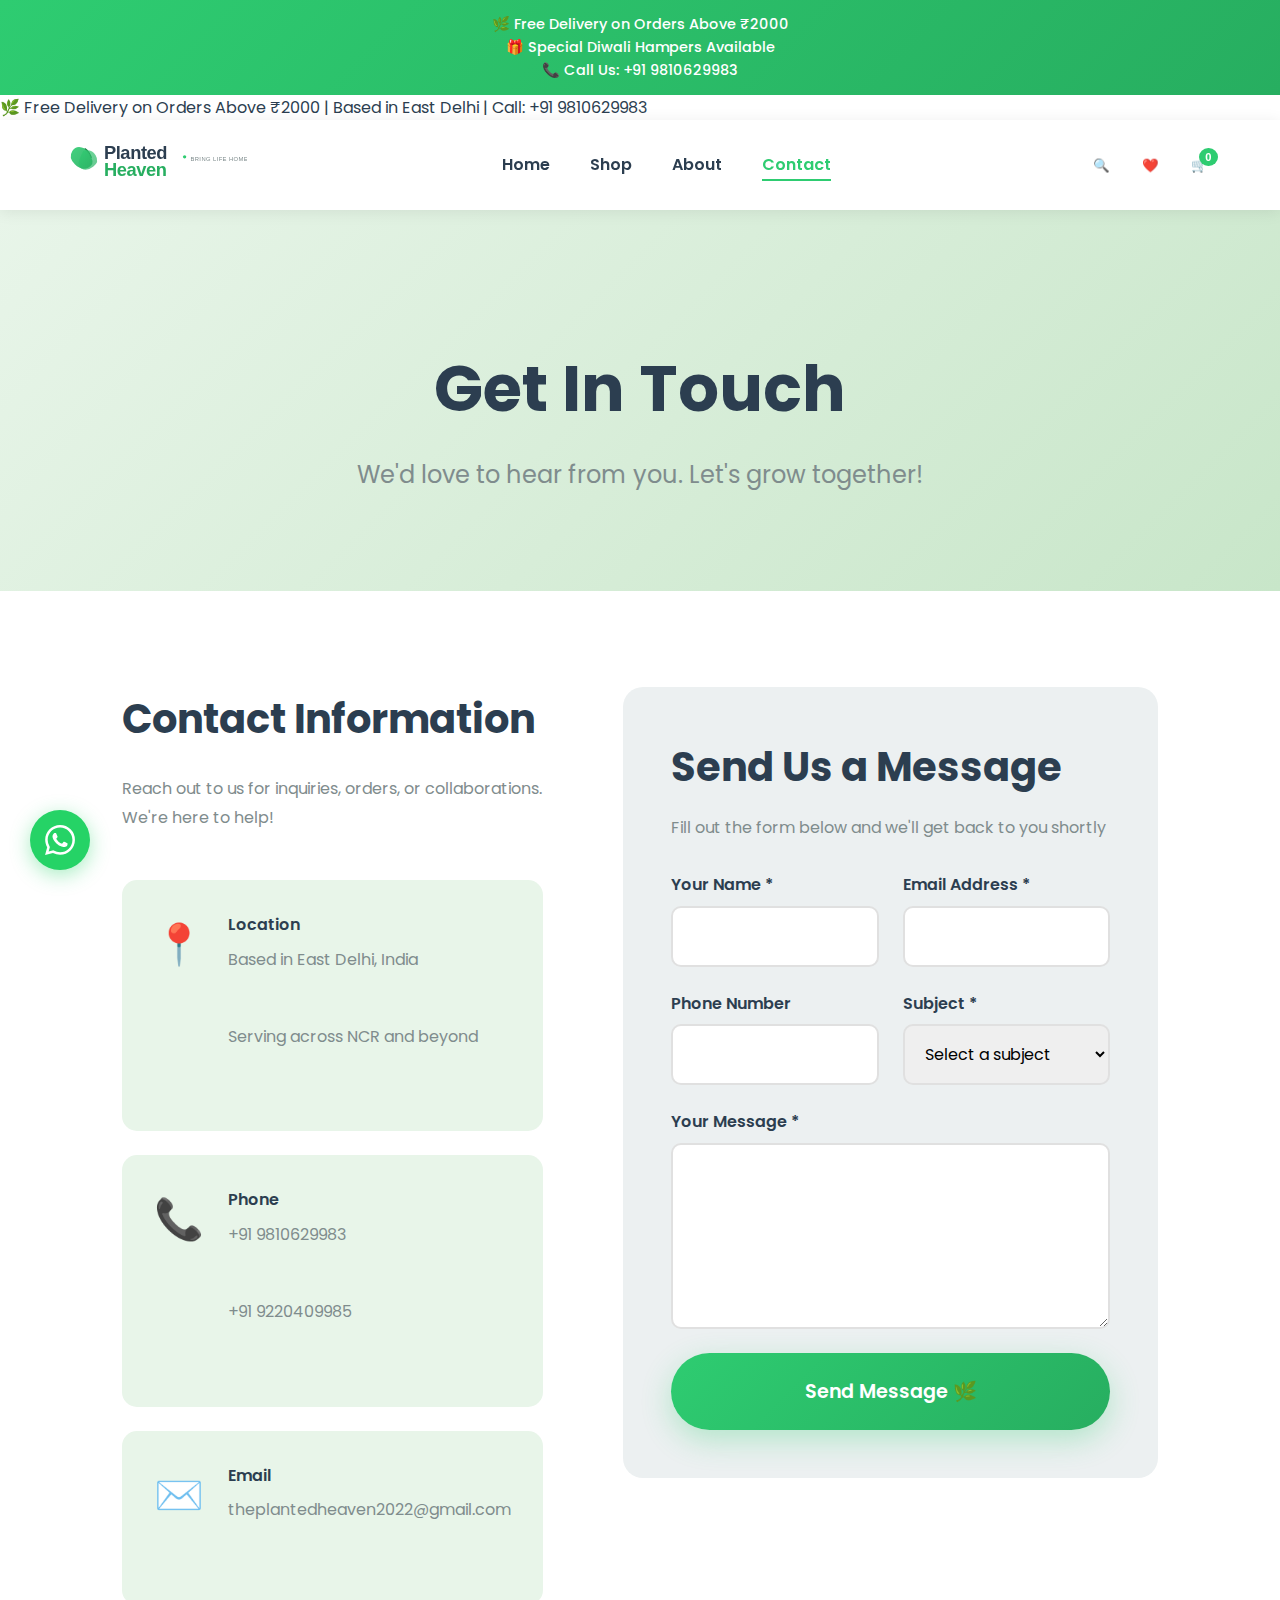
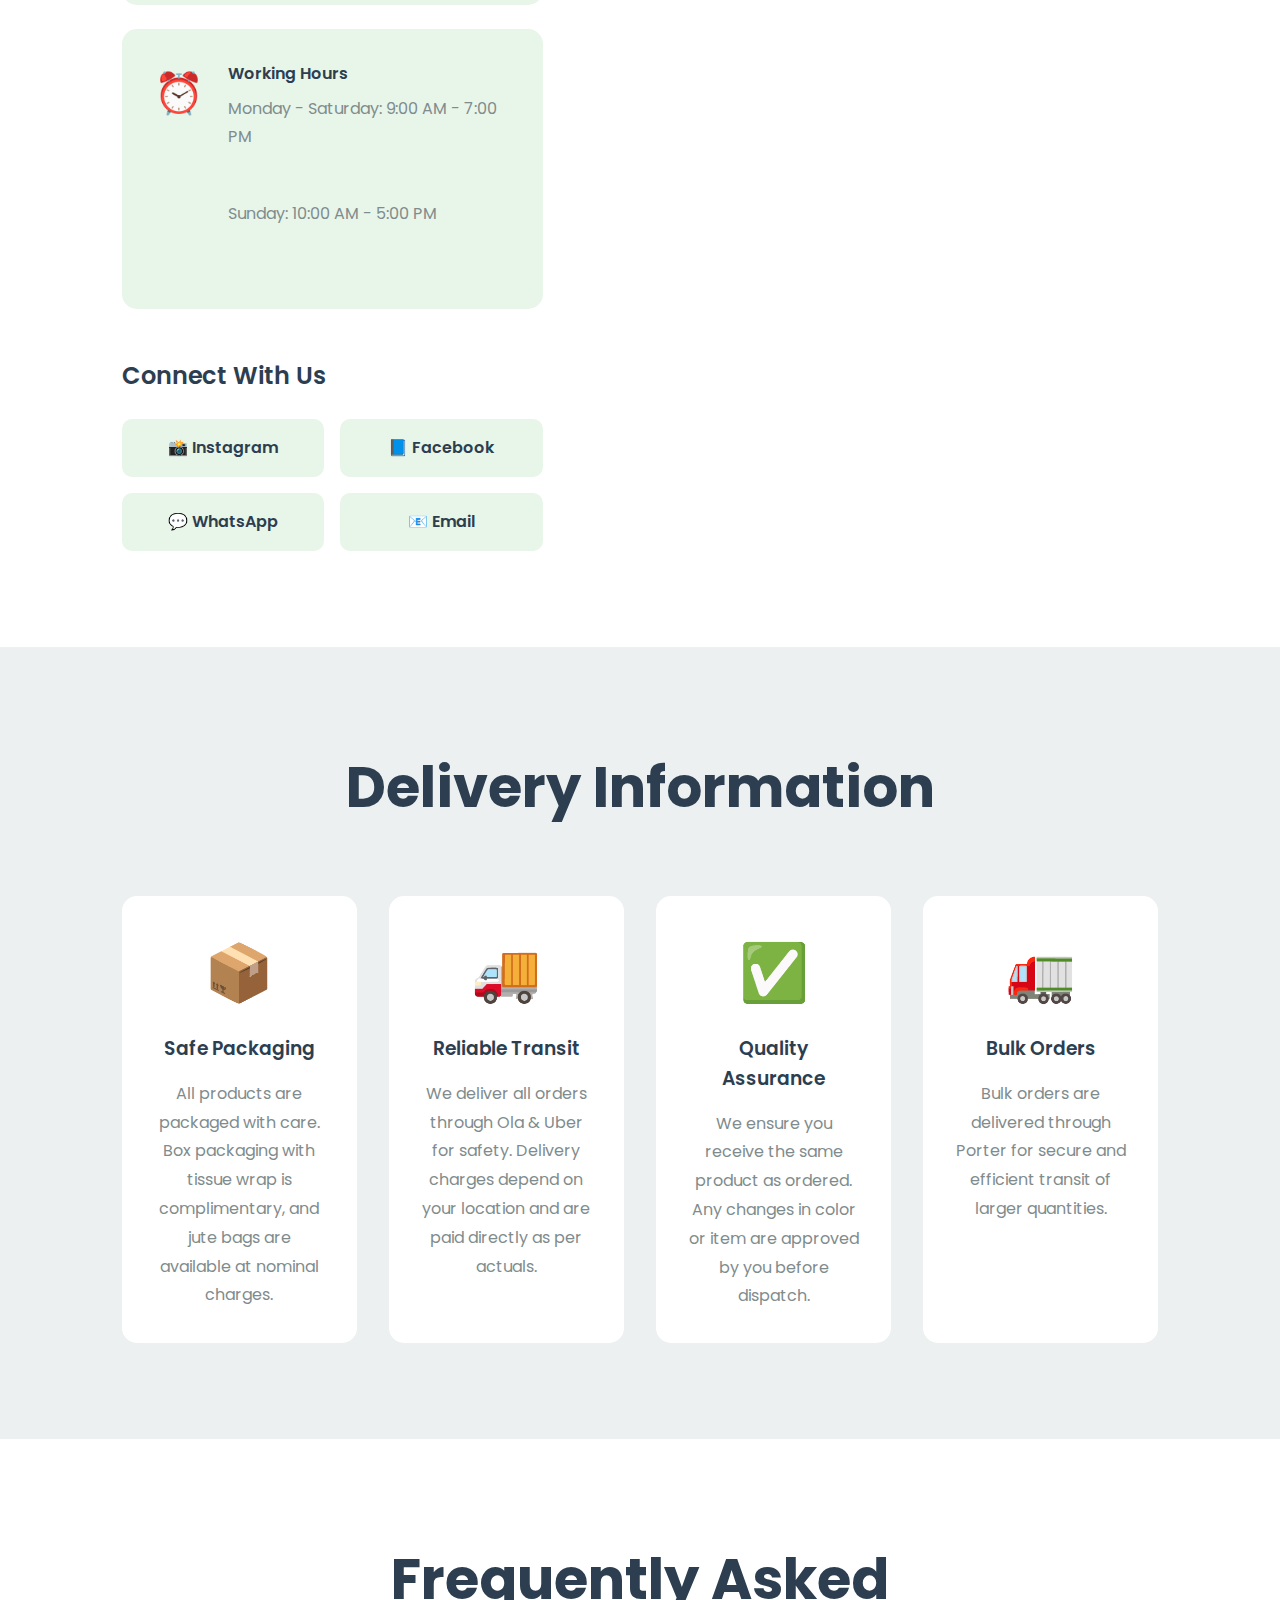
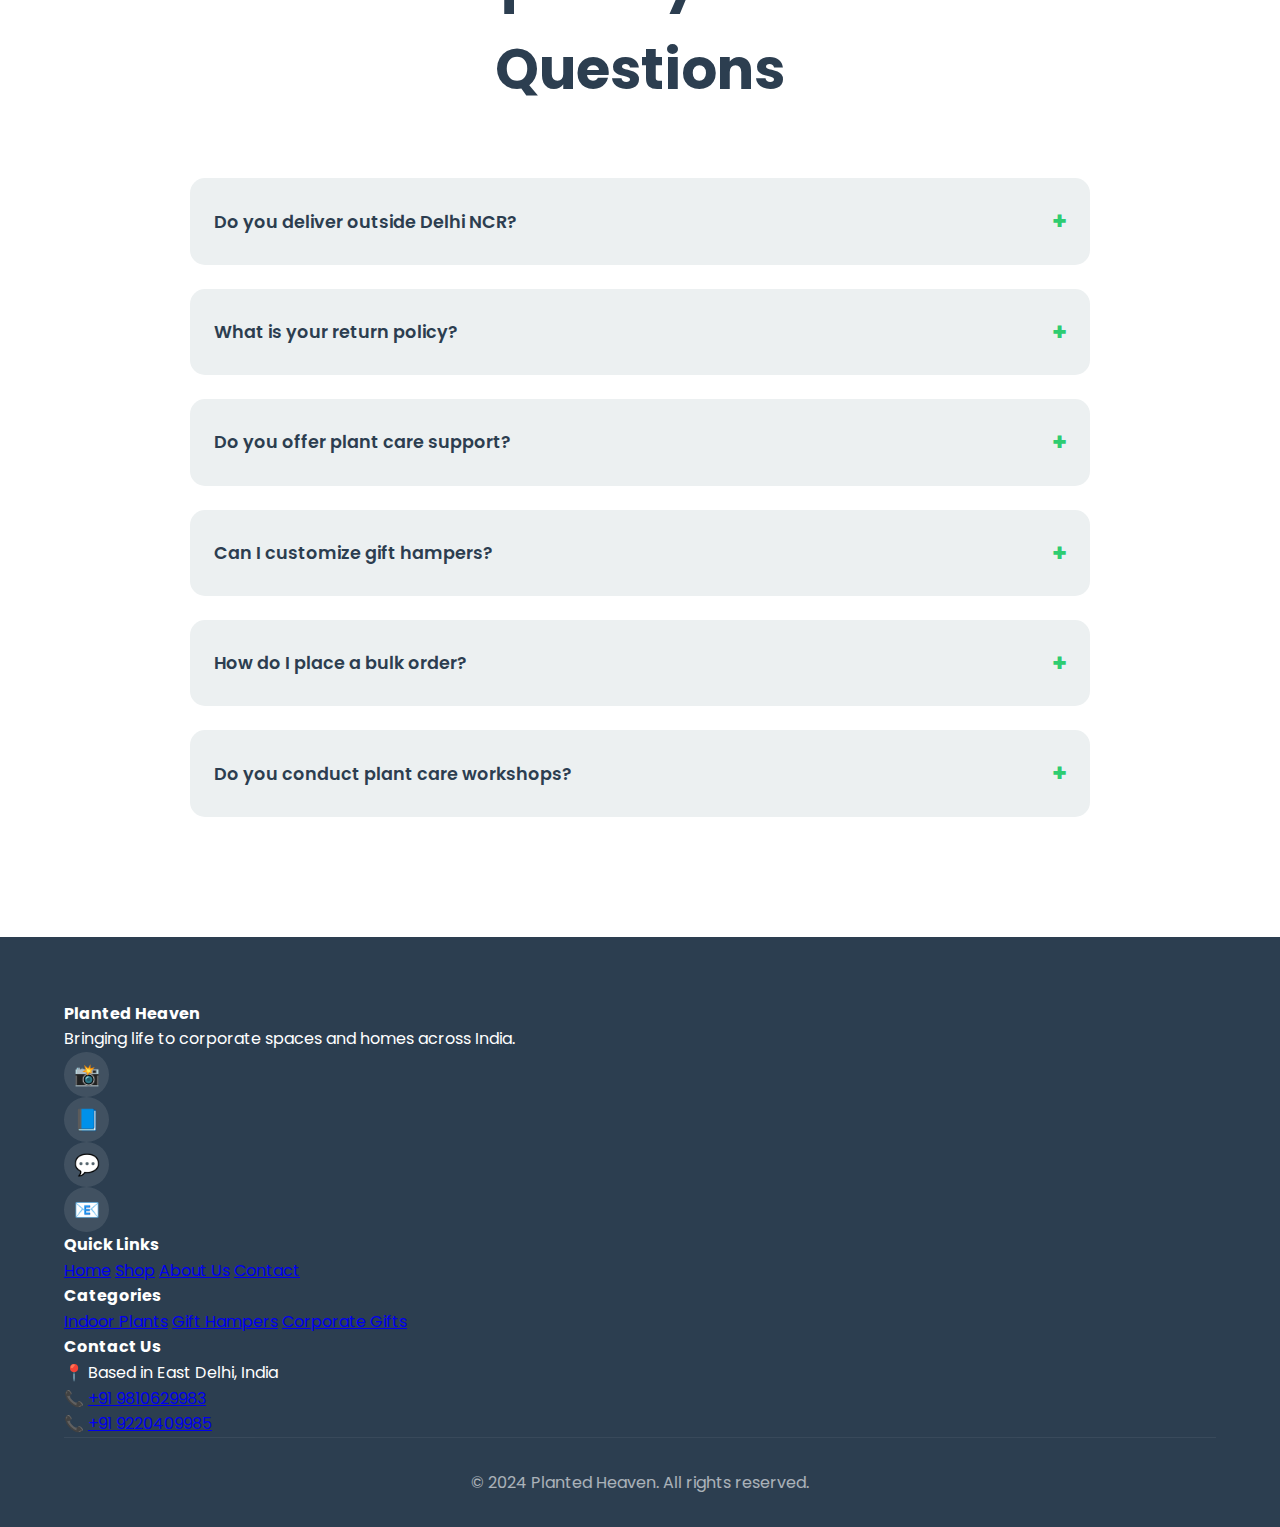
<file: planted-heaven-website/contact-old.html>
<!DOCTYPE html>
<html lang="en">
<head>
    <meta charset="UTF-8">
    <meta name="viewport" content="width=device-width, initial-scale=1.0">
    <link href="https://fonts.googleapis.com/css2?family=Poppins:wght@300;400;500;600;700;800&display=swap" rel="stylesheet">
    <title>Contact Us - Planted Heaven</title>
    <link rel="stylesheet" href="css/complete-style.css">
    <link href="https://fonts.googleapis.com/css2?family=Quicksand:wght@300;400;500;600;700&display=swap" rel="stylesheet">
</head>
<body>
    <!-- Announcement Bar -->
    <div class="announcement-bar">
        <div class="announcement-slider">
            <div class="announcement-item">🌿 Free Delivery on Orders Above ₹2000</div>
            <div class="announcement-item">🎁 Special Diwali Hampers Available</div>
            <div class="announcement-item">📞 Call Us: +91 9810629983</div>
        </div>
    </div>

    <!-- Top Banner -->
    <div class="top-banner">
        🌿 Free Delivery on Orders Above ₹2000 | Based in East Delhi | Call: +91 9810629983
    </div>

    <!-- Header/Navigation -->
    <header class="modern-header">
        <nav class="main-nav">
            <div class="logo-section">
                <a href="index.html">
                    <img src="images/logo.svg" alt="Planted Heaven" class="main-logo">
                </a>
            </div>
            <ul class="nav-menu" id="navMenu">
                <li><a href="index.html">Home</a></li>
                <li><a href="shop.html">Shop</a></li>
                <li><a href="about.html">About</a></li>
                <li><a href="contact.html" class="active">Contact</a></li>
            </ul>
            <div class="nav-icons">
                <button class="icon-btn search-btn">🔍</button>
                <button class="icon-btn wishlist-btn">❤️</button>
                <button class="icon-btn cart-btn">
                    🛒
                    <span class="cart-count">0</span>
                </button>
            </div>
            <div class="mobile-toggle" id="mobileToggle">
                <span></span>
                <span></span>
                <span></span>
            </div>
        </nav>
    </header>

    <!-- Contact Hero -->
    <section class="contact-hero">
        <div class="contact-hero-content">
            <h1>Get In Touch</h1>
            <p>We'd love to hear from you. Let's grow together!</p>
        </div>
    </section>

    <!-- Contact Main -->
    <section class="contact-main">
        <div class="container">
            <div class="contact-grid">
                <!-- Contact Information -->
                <div class="contact-info-section">
                    <h2>Contact Information</h2>
                    <p>Reach out to us for inquiries, orders, or collaborations. We're here to help!</p>

                    <div class="contact-info-items">
                        <div class="contact-info-card">
                            <div class="contact-icon">📍</div>
                            <div class="contact-details">
                                <h4>Location</h4>
                                <p>Based in East Delhi, India</p>
                                <p>Serving across NCR and beyond</p>
                            </div>
                        </div>

                        <div class="contact-info-card">
                            <div class="contact-icon">📞</div>
                            <div class="contact-details">
                                <h4>Phone</h4>
                                <p><a href="tel:+919810629983">+91 9810629983</a></p>
                                <p><a href="tel:+919220409985">+91 9220409985</a></p>
                            </div>
                        </div>

                        <div class="contact-info-card">
                            <div class="contact-icon">✉️</div>
                            <div class="contact-details">
                                <h4>Email</h4>
                                <p><a href="mailto:theplantedheaven2022@gmail.com">theplantedheaven2022@gmail.com</a></p>
                            </div>
                        </div>

                        <div class="contact-info-card">
                            <div class="contact-icon">⏰</div>
                            <div class="contact-details">
                                <h4>Working Hours</h4>
                                <p>Monday - Saturday: 9:00 AM - 7:00 PM</p>
                                <p>Sunday: 10:00 AM - 5:00 PM</p>
                            </div>
                        </div>
                    </div>

                    <div class="social-connect">
                        <h3>Connect With Us</h3>
                        <div class="social-links-contact">
                            <a href="#" class="social-link">📸 Instagram</a>
                            <a href="#" class="social-link">📘 Facebook</a>
                            <a href="#" class="social-link">💬 WhatsApp</a>
                            <a href="#" class="social-link">📧 Email</a>
                        </div>
                    </div>
                </div>

                <!-- Contact Form -->
                <div class="contact-form-section">
                    <div class="contact-form-wrapper">
                        <h2>Send Us a Message</h2>
                        <p>Fill out the form below and we'll get back to you shortly</p>

                        <form id="contactForm" class="contact-form">
                            <div class="form-row">
                                <div class="form-group">
                                    <label for="name">Your Name *</label>
                                    <input type="text" id="name" name="name" required>
                                </div>
                                <div class="form-group">
                                    <label for="email">Email Address *</label>
                                    <input type="email" id="email" name="email" required>
                                </div>
                            </div>

                            <div class="form-row">
                                <div class="form-group">
                                    <label for="phone">Phone Number</label>
                                    <input type="tel" id="phone" name="phone">
                                </div>
                                <div class="form-group">
                                    <label for="subject">Subject *</label>
                                    <select id="subject" name="subject" required>
                                        <option value="">Select a subject</option>
                                        <option value="product">Product Inquiry</option>
                                        <option value="corporate">Corporate Gifting</option>
                                        <option value="event">Event Decoration</option>
                                        <option value="workshop">Workshop Booking</option>
                                        <option value="support">Support</option>
                                        <option value="other">Other</option>
                                    </select>
                                </div>
                            </div>

                            <div class="form-group">
                                <label for="message">Your Message *</label>
                                <textarea id="message" name="message" rows="6" required></textarea>
                            </div>

                            <button type="submit" class="btn btn-primary btn-submit">
                                Send Message 🌿
                            </button>

                            <div id="formMessage" class="form-message"></div>
                        </form>
                    </div>
                </div>
            </div>
        </div>
    </section>

    <!-- Delivery Information -->
    <section class="delivery-info">
        <div class="container">
            <div class="section-header center">
                <h2>Delivery Information</h2>
            </div>
            <div class="delivery-grid">
                <div class="delivery-card">
                    <div class="delivery-icon">📦</div>
                    <h3>Safe Packaging</h3>
                    <p>All products are packaged with care. Box packaging with tissue wrap is complimentary, and jute bags are available at nominal charges.</p>
                </div>
                <div class="delivery-card">
                    <div class="delivery-icon">🚚</div>
                    <h3>Reliable Transit</h3>
                    <p>We deliver all orders through Ola & Uber for safety. Delivery charges depend on your location and are paid directly as per actuals.</p>
                </div>
                <div class="delivery-card">
                    <div class="delivery-icon">✅</div>
                    <h3>Quality Assurance</h3>
                    <p>We ensure you receive the same product as ordered. Any changes in color or item are approved by you before dispatch.</p>
                </div>
                <div class="delivery-card">
                    <div class="delivery-icon">🚛</div>
                    <h3>Bulk Orders</h3>
                    <p>Bulk orders are delivered through Porter for secure and efficient transit of larger quantities.</p>
                </div>
            </div>
        </div>
    </section>

    <!-- FAQ Section -->
    <section class="faq-section">
        <div class="container">
            <div class="section-header center">
                <h2>Frequently Asked Questions</h2>
            </div>
            <div class="faq-grid">
                <div class="faq-item">
                    <div class="faq-question">
                        <h4>Do you deliver outside Delhi NCR?</h4>
                        <span class="faq-toggle">+</span>
                    </div>
                    <div class="faq-answer">
                        <p>Currently, we primarily serve Delhi NCR region. For deliveries outside NCR, please contact us directly to discuss options and availability.</p>
                    </div>
                </div>

                <div class="faq-item">
                    <div class="faq-question">
                        <h4>What is your return policy?</h4>
                        <span class="faq-toggle">+</span>
                    </div>
                    <div class="faq-answer">
                        <p>We ensure high-quality plants. If you receive a damaged plant, please contact us within 24 hours with photos, and we'll arrange a replacement.</p>
                    </div>
                </div>

                <div class="faq-item">
                    <div class="faq-question">
                        <h4>Do you offer plant care support?</h4>
                        <span class="faq-toggle">+</span>
                    </div>
                    <div class="faq-answer">
                        <p>Yes! We provide comprehensive care guides with every plant and offer ongoing support via phone, email, or WhatsApp.</p>
                    </div>
                </div>

                <div class="faq-item">
                    <div class="faq-question">
                        <h4>Can I customize gift hampers?</h4>
                        <span class="faq-toggle">+</span>
                    </div>
                    <div class="faq-answer">
                        <p>Absolutely! We offer customized hampers for corporate gifting, weddings, festivals, and special occasions. Contact us to discuss your requirements.</p>
                    </div>
                </div>

                <div class="faq-item">
                    <div class="faq-question">
                        <h4>How do I place a bulk order?</h4>
                        <span class="faq-toggle">+</span>
                    </div>
                    <div class="faq-answer">
                        <p>For bulk orders, please call us directly at +91 9810629983 or +91 9220409985, or send an email with your requirements.</p>
                    </div>
                </div>

                <div class="faq-item">
                    <div class="faq-question">
                        <h4>Do you conduct plant care workshops?</h4>
                        <span class="faq-toggle">+</span>
                    </div>
                    <div class="faq-answer">
                        <p>Yes, we organize workshops and events. Contact us to book a workshop for your team, community, or event.</p>
                    </div>
                </div>
            </div>
        </div>
    </section>

    <!-- Footer -->
    <footer class="modern-footer">
        <div class="footer-content">
            <div class="footer-section">
                <h4>Planted Heaven</h4>
                <p>Bringing life to corporate spaces and homes across India.</p>
                <div class="social-links">
                    <div class="social-icon">📸</div>
                    <div class="social-icon">📘</div>
                    <div class="social-icon">💬</div>
                    <div class="social-icon">📧</div>
                </div>
            </div>
            <div class="footer-section">
                <h4>Quick Links</h4>
                <a href="index.html">Home</a>
                <a href="shop.html">Shop</a>
                <a href="about.html">About Us</a>
                <a href="contact.html">Contact</a>
            </div>
            <div class="footer-section">
                <h4>Categories</h4>
                <a href="shop.html?category=indoor">Indoor Plants</a>
                <a href="shop.html?category=hampers">Gift Hampers</a>
                <a href="shop.html?category=corporate">Corporate Gifts</a>
            </div>
            <div class="footer-section">
                <h4>Contact Us</h4>
                <p>📍 Based in East Delhi, India</p>
                <p>📞 <a href="tel:+919810629983">+91 9810629983</a></p>
                <p>📞 <a href="tel:+919220409985">+91 9220409985</a></p>
            </div>
        </div>
        <div class="footer-bottom">
            <p>&copy; 2024 Planted Heaven. All rights reserved.</p>
        </div>
    </footer>

    <!-- Scroll to Top -->
    <button class="scroll-top-modern" id="scrollTop">↑</button>

    <script src="js/contact.js"></script>
    <script src="js/complete.js"></script>
    <!-- WhatsApp Float Button -->
    <a href="https://wa.me/919810629983" class="whatsapp-float" target="_blank">
        <svg width="30" height="30" fill="white" viewBox="0 0 24 24">
            <path d="M17.472 14.382c-.297-.149-1.758-.867-2.03-.967-.273-.099-.471-.148-.67.15-.197.297-.767.966-.94 1.164-.173.199-.347.223-.644.075-.297-.15-1.255-.463-2.39-1.475-.883-.788-1.48-1.761-1.653-2.059-.173-.297-.018-.458.13-.606.134-.133.298-.347.446-.52.149-.174.198-.298.298-.497.099-.198.05-.371-.025-.52-.075-.149-.669-1.612-.916-2.207-.242-.579-.487-.5-.669-.51-.173-.008-.371-.01-.57-.01-.198 0-.52.074-.792.372-.272.297-1.04 1.016-1.04 2.479 0 1.462 1.065 2.875 1.213 3.074.149.198 2.096 3.2 5.077 4.487.709.306 1.262.489 1.694.625.712.227 1.36.195 1.871.118.571-.085 1.758-.719 2.006-1.413.248-.694.248-1.289.173-1.413-.074-.124-.272-.198-.57-.347m-5.421 7.403h-.004a9.87 9.87 0 01-5.031-1.378l-.361-.214-3.741.982.998-3.648-.235-.374a9.86 9.86 0 01-1.51-5.26c.001-5.45 4.436-9.884 9.888-9.884 2.64 0 5.122 1.03 6.988 2.898a9.825 9.825 0 012.893 6.994c-.003 5.45-4.437 9.884-9.885 9.884m8.413-18.297A11.815 11.815 0 0012.05 0C5.495 0 .16 5.335.157 11.892c0 2.096.547 4.142 1.588 5.945L.057 24l6.305-1.654a11.882 11.882 0 005.683 1.448h.005c6.554 0 11.89-5.335 11.893-11.893a11.821 11.821 0 00-3.48-8.413Z"/>
        </svg>
    </a>

</body>
</html>
</file>
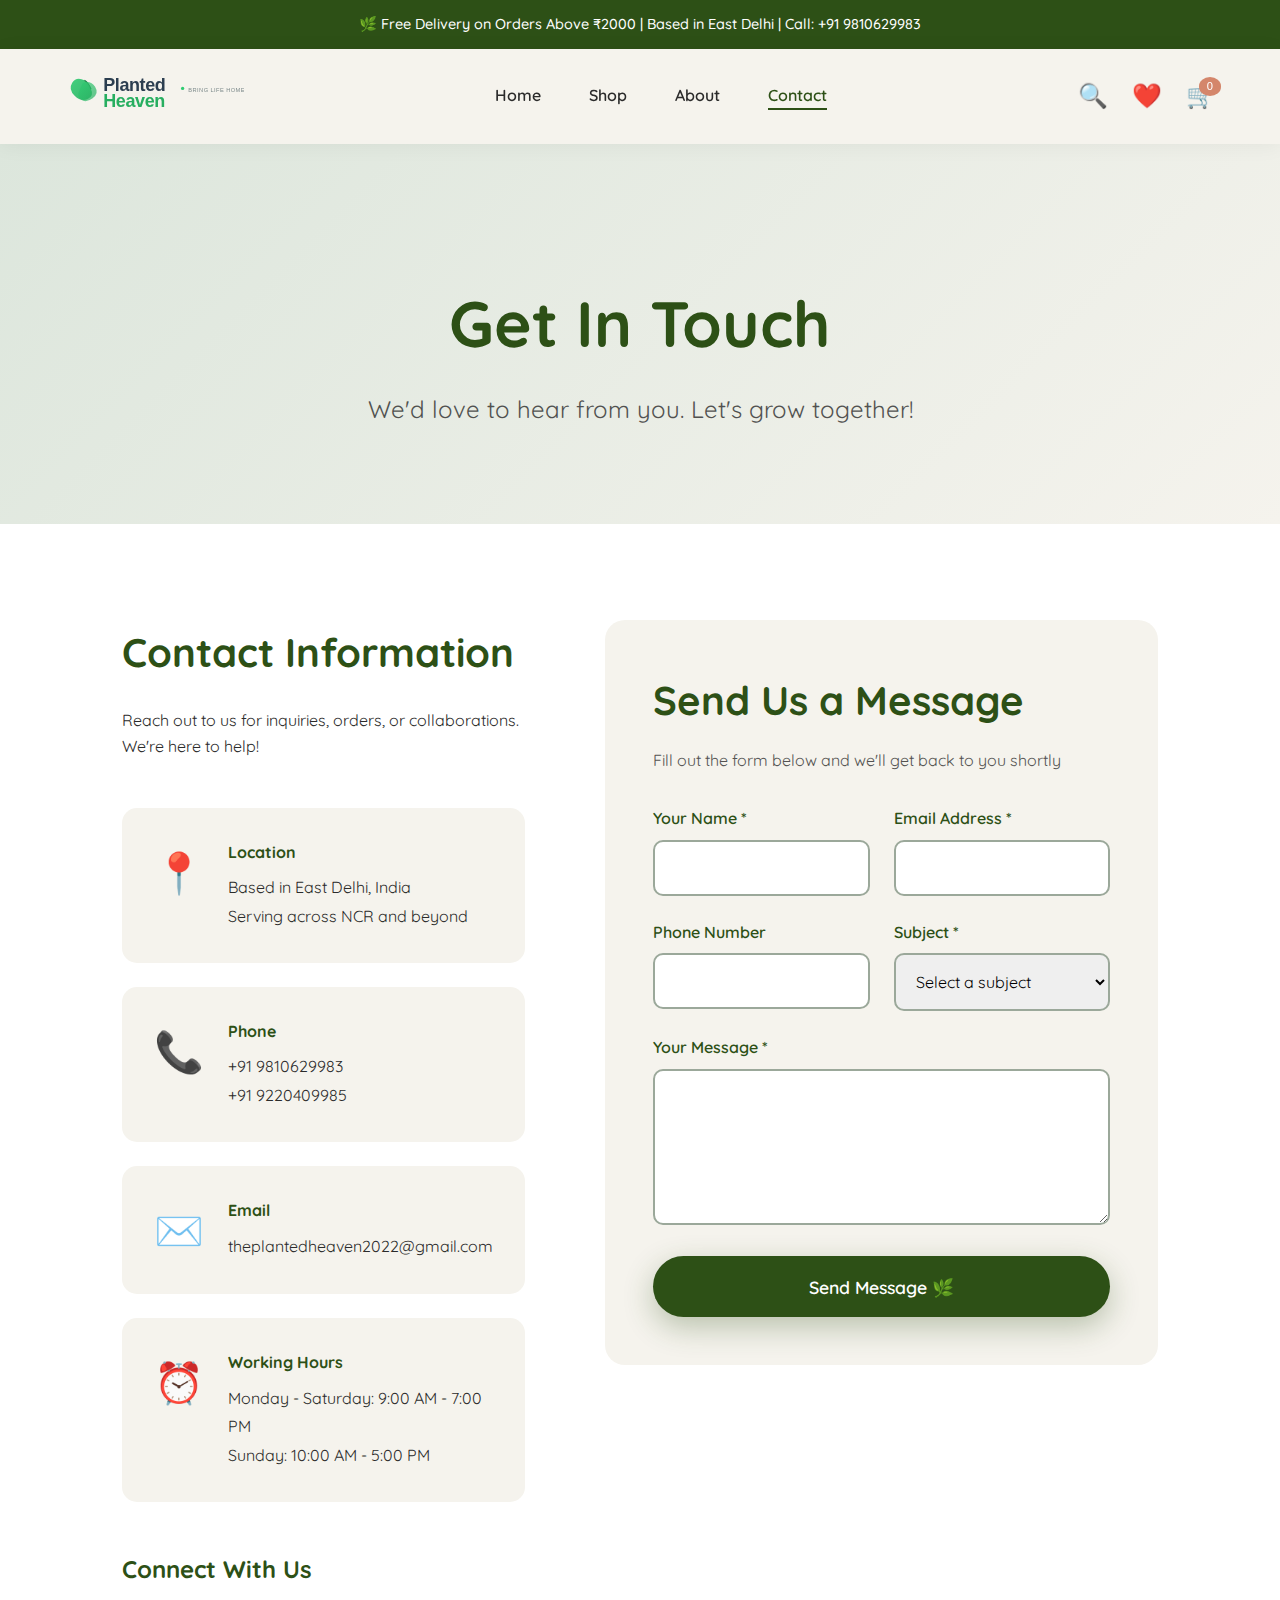
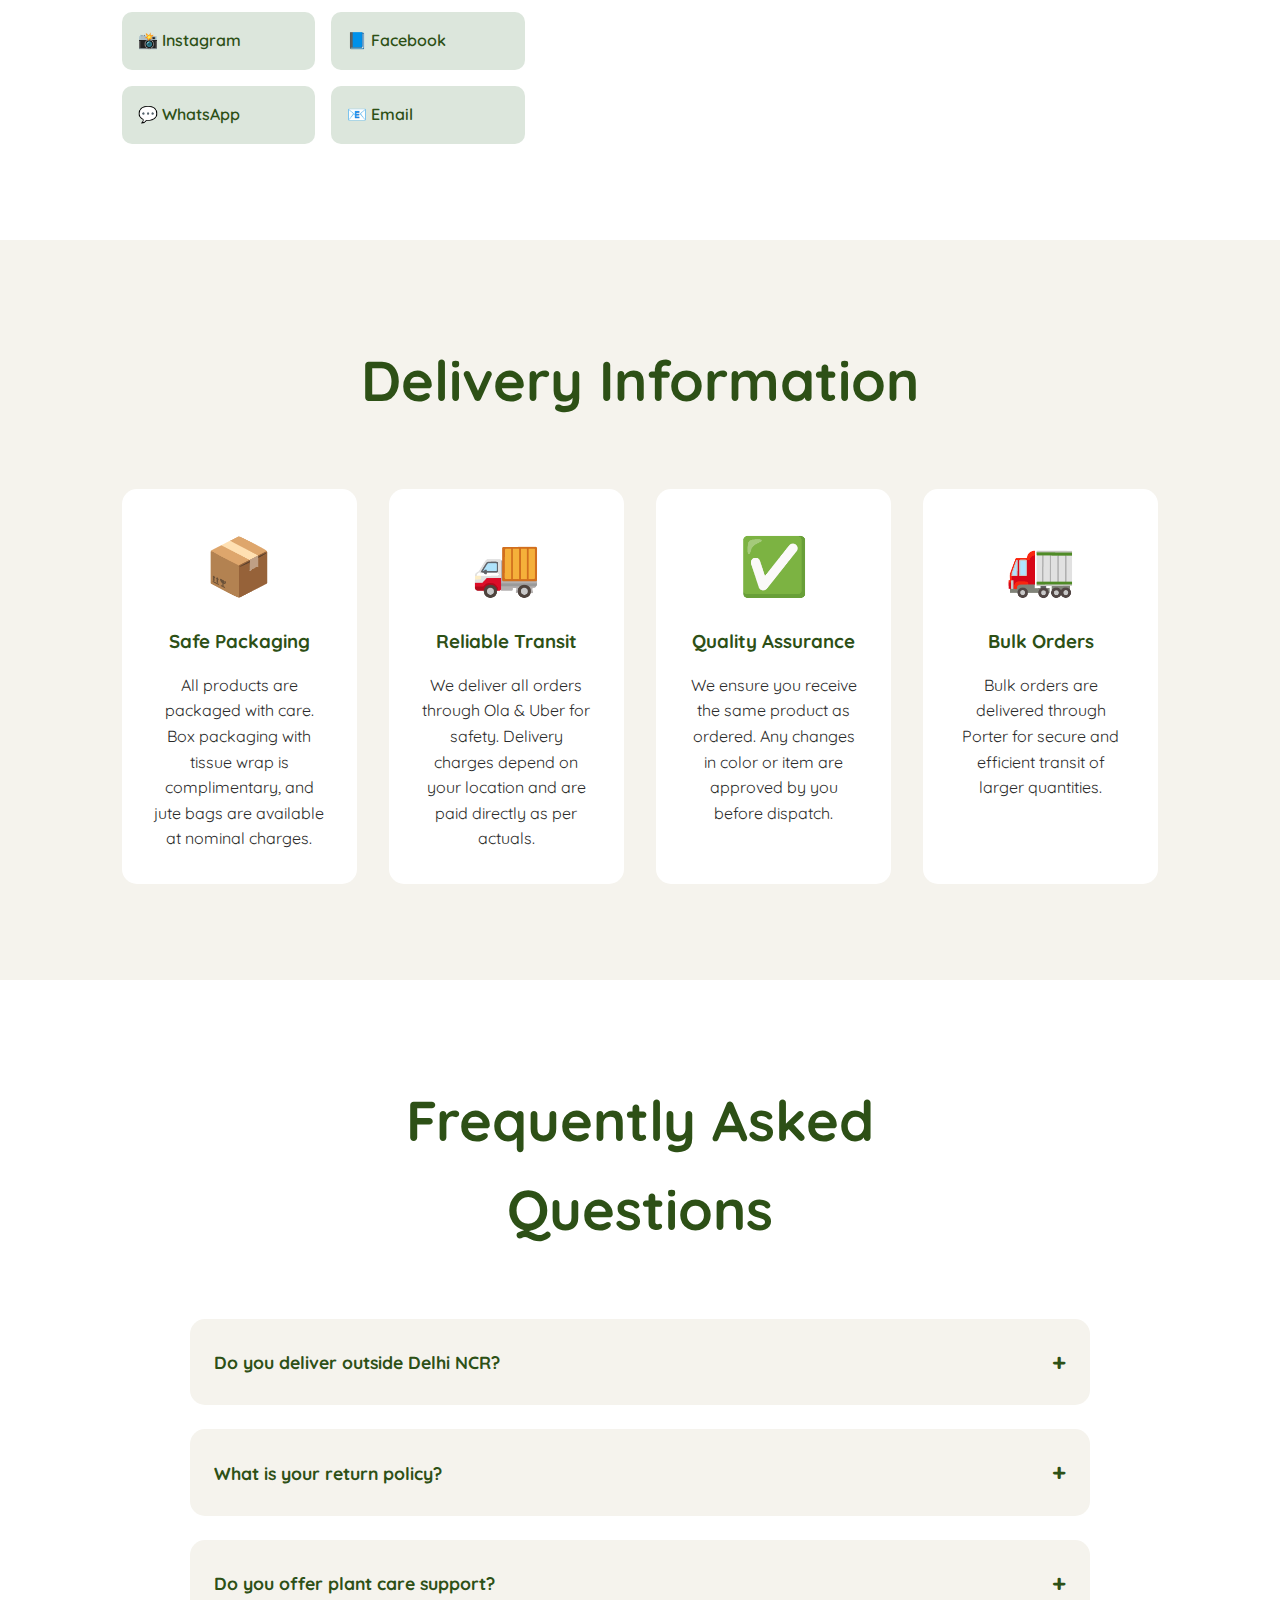
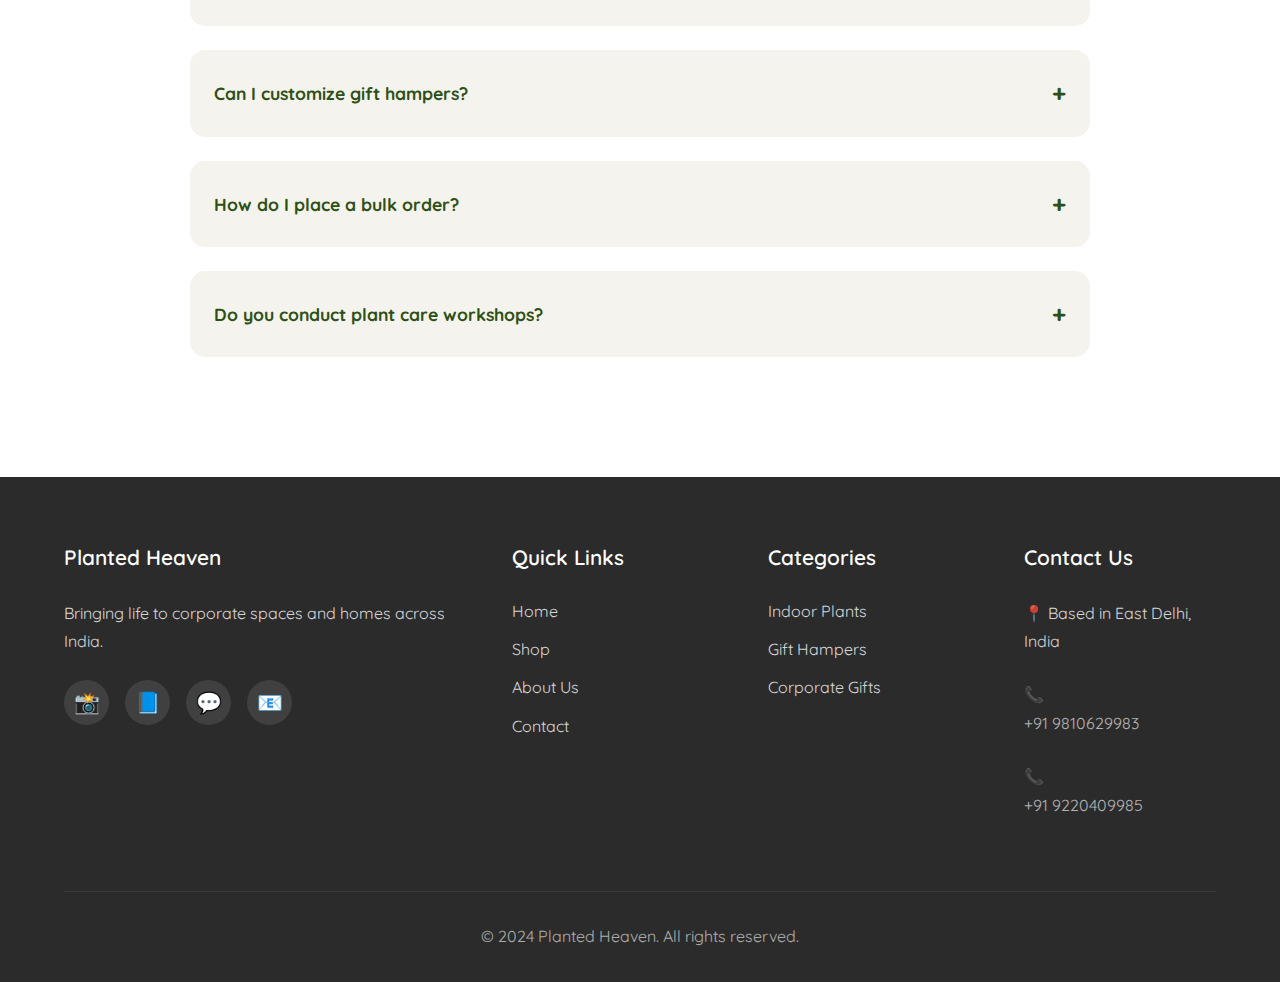
<file: planted-heaven-website/contact.html>
<!DOCTYPE html>
<html lang="en">
<head>
    <meta charset="UTF-8">
    <meta name="viewport" content="width=device-width, initial-scale=1.0">
    <title>Contact Us - Planted Heaven</title>
    <link rel="stylesheet" href="css/style.css">
    <link href="https://fonts.googleapis.com/css2?family=Quicksand:wght@300;400;500;600;700&display=swap" rel="stylesheet">
</head>
<body>
    <!-- Top Banner -->
    <div class="top-banner">
        🌿 Free Delivery on Orders Above ₹2000 | Based in East Delhi | Call: +91 9810629983
    </div>

    <!-- Header/Navigation -->
    <header>
        <nav>
            <div class="logo-section">
                <a href="index.html">
                    <img src="images/logo.svg" alt="Planted Heaven" class="logo-img">
                </a>
            </div>
            <ul class="nav-menu" id="navMenu">
                <li><a href="index.html">Home</a></li>
                <li><a href="shop.html">Shop</a></li>
                <li><a href="about.html">About</a></li>
                <li><a href="contact.html" class="active">Contact</a></li>
            </ul>
            <div class="nav-icons">
                <button class="icon-btn search-btn">🔍</button>
                <button class="icon-btn wishlist-btn">❤️</button>
                <button class="icon-btn cart-btn">
                    🛒
                    <span class="cart-count">0</span>
                </button>
            </div>
            <div class="mobile-toggle" id="mobileToggle">
                <span></span>
                <span></span>
                <span></span>
            </div>
        </nav>
    </header>

    <!-- Contact Hero -->
    <section class="contact-hero">
        <div class="contact-hero-content">
            <h1>Get In Touch</h1>
            <p>We'd love to hear from you. Let's grow together!</p>
        </div>
    </section>

    <!-- Contact Main -->
    <section class="contact-main">
        <div class="container">
            <div class="contact-grid">
                <!-- Contact Information -->
                <div class="contact-info-section">
                    <h2>Contact Information</h2>
                    <p>Reach out to us for inquiries, orders, or collaborations. We're here to help!</p>

                    <div class="contact-info-items">
                        <div class="contact-info-card">
                            <div class="contact-icon">📍</div>
                            <div class="contact-details">
                                <h4>Location</h4>
                                <p>Based in East Delhi, India</p>
                                <p>Serving across NCR and beyond</p>
                            </div>
                        </div>

                        <div class="contact-info-card">
                            <div class="contact-icon">📞</div>
                            <div class="contact-details">
                                <h4>Phone</h4>
                                <p><a href="tel:+919810629983">+91 9810629983</a></p>
                                <p><a href="tel:+919220409985">+91 9220409985</a></p>
                            </div>
                        </div>

                        <div class="contact-info-card">
                            <div class="contact-icon">✉️</div>
                            <div class="contact-details">
                                <h4>Email</h4>
                                <p><a href="mailto:theplantedheaven2022@gmail.com">theplantedheaven2022@gmail.com</a></p>
                            </div>
                        </div>

                        <div class="contact-info-card">
                            <div class="contact-icon">⏰</div>
                            <div class="contact-details">
                                <h4>Working Hours</h4>
                                <p>Monday - Saturday: 9:00 AM - 7:00 PM</p>
                                <p>Sunday: 10:00 AM - 5:00 PM</p>
                            </div>
                        </div>
                    </div>

                    <div class="social-connect">
                        <h3>Connect With Us</h3>
                        <div class="social-links-contact">
                            <a href="#" class="social-link">📸 Instagram</a>
                            <a href="#" class="social-link">📘 Facebook</a>
                            <a href="#" class="social-link">💬 WhatsApp</a>
                            <a href="#" class="social-link">📧 Email</a>
                        </div>
                    </div>
                </div>

                <!-- Contact Form -->
                <div class="contact-form-section">
                    <div class="contact-form-wrapper">
                        <h2>Send Us a Message</h2>
                        <p>Fill out the form below and we'll get back to you shortly</p>

                        <form id="contactForm" class="contact-form">
                            <div class="form-row">
                                <div class="form-group">
                                    <label for="name">Your Name *</label>
                                    <input type="text" id="name" name="name" required>
                                </div>
                                <div class="form-group">
                                    <label for="email">Email Address *</label>
                                    <input type="email" id="email" name="email" required>
                                </div>
                            </div>

                            <div class="form-row">
                                <div class="form-group">
                                    <label for="phone">Phone Number</label>
                                    <input type="tel" id="phone" name="phone">
                                </div>
                                <div class="form-group">
                                    <label for="subject">Subject *</label>
                                    <select id="subject" name="subject" required>
                                        <option value="">Select a subject</option>
                                        <option value="product">Product Inquiry</option>
                                        <option value="corporate">Corporate Gifting</option>
                                        <option value="event">Event Decoration</option>
                                        <option value="workshop">Workshop Booking</option>
                                        <option value="support">Support</option>
                                        <option value="other">Other</option>
                                    </select>
                                </div>
                            </div>

                            <div class="form-group">
                                <label for="message">Your Message *</label>
                                <textarea id="message" name="message" rows="6" required></textarea>
                            </div>

                            <button type="submit" class="btn btn-primary btn-submit">
                                Send Message 🌿
                            </button>

                            <div id="formMessage" class="form-message"></div>
                        </form>
                    </div>
                </div>
            </div>
        </div>
    </section>

    <!-- Delivery Information -->
    <section class="delivery-info">
        <div class="container">
            <div class="section-header center">
                <h2>Delivery Information</h2>
            </div>
            <div class="delivery-grid">
                <div class="delivery-card">
                    <div class="delivery-icon">📦</div>
                    <h3>Safe Packaging</h3>
                    <p>All products are packaged with care. Box packaging with tissue wrap is complimentary, and jute bags are available at nominal charges.</p>
                </div>
                <div class="delivery-card">
                    <div class="delivery-icon">🚚</div>
                    <h3>Reliable Transit</h3>
                    <p>We deliver all orders through Ola & Uber for safety. Delivery charges depend on your location and are paid directly as per actuals.</p>
                </div>
                <div class="delivery-card">
                    <div class="delivery-icon">✅</div>
                    <h3>Quality Assurance</h3>
                    <p>We ensure you receive the same product as ordered. Any changes in color or item are approved by you before dispatch.</p>
                </div>
                <div class="delivery-card">
                    <div class="delivery-icon">🚛</div>
                    <h3>Bulk Orders</h3>
                    <p>Bulk orders are delivered through Porter for secure and efficient transit of larger quantities.</p>
                </div>
            </div>
        </div>
    </section>

    <!-- FAQ Section -->
    <section class="faq-section">
        <div class="container">
            <div class="section-header center">
                <h2>Frequently Asked Questions</h2>
            </div>
            <div class="faq-grid">
                <div class="faq-item">
                    <div class="faq-question">
                        <h4>Do you deliver outside Delhi NCR?</h4>
                        <span class="faq-toggle">+</span>
                    </div>
                    <div class="faq-answer">
                        <p>Currently, we primarily serve Delhi NCR region. For deliveries outside NCR, please contact us directly to discuss options and availability.</p>
                    </div>
                </div>

                <div class="faq-item">
                    <div class="faq-question">
                        <h4>What is your return policy?</h4>
                        <span class="faq-toggle">+</span>
                    </div>
                    <div class="faq-answer">
                        <p>We ensure high-quality plants. If you receive a damaged plant, please contact us within 24 hours with photos, and we'll arrange a replacement.</p>
                    </div>
                </div>

                <div class="faq-item">
                    <div class="faq-question">
                        <h4>Do you offer plant care support?</h4>
                        <span class="faq-toggle">+</span>
                    </div>
                    <div class="faq-answer">
                        <p>Yes! We provide comprehensive care guides with every plant and offer ongoing support via phone, email, or WhatsApp.</p>
                    </div>
                </div>

                <div class="faq-item">
                    <div class="faq-question">
                        <h4>Can I customize gift hampers?</h4>
                        <span class="faq-toggle">+</span>
                    </div>
                    <div class="faq-answer">
                        <p>Absolutely! We offer customized hampers for corporate gifting, weddings, festivals, and special occasions. Contact us to discuss your requirements.</p>
                    </div>
                </div>

                <div class="faq-item">
                    <div class="faq-question">
                        <h4>How do I place a bulk order?</h4>
                        <span class="faq-toggle">+</span>
                    </div>
                    <div class="faq-answer">
                        <p>For bulk orders, please call us directly at +91 9810629983 or +91 9220409985, or send an email with your requirements.</p>
                    </div>
                </div>

                <div class="faq-item">
                    <div class="faq-question">
                        <h4>Do you conduct plant care workshops?</h4>
                        <span class="faq-toggle">+</span>
                    </div>
                    <div class="faq-answer">
                        <p>Yes, we organize workshops and events. Contact us to book a workshop for your team, community, or event.</p>
                    </div>
                </div>
            </div>
        </div>
    </section>

    <!-- Footer -->
    <footer>
        <div class="footer-content">
            <div class="footer-section">
                <h4>Planted Heaven</h4>
                <p>Bringing life to corporate spaces and homes across India.</p>
                <div class="social-links">
                    <div class="social-icon">📸</div>
                    <div class="social-icon">📘</div>
                    <div class="social-icon">💬</div>
                    <div class="social-icon">📧</div>
                </div>
            </div>
            <div class="footer-section">
                <h4>Quick Links</h4>
                <a href="index.html">Home</a>
                <a href="shop.html">Shop</a>
                <a href="about.html">About Us</a>
                <a href="contact.html">Contact</a>
            </div>
            <div class="footer-section">
                <h4>Categories</h4>
                <a href="shop.html?category=indoor">Indoor Plants</a>
                <a href="shop.html?category=hampers">Gift Hampers</a>
                <a href="shop.html?category=corporate">Corporate Gifts</a>
            </div>
            <div class="footer-section">
                <h4>Contact Us</h4>
                <p>📍 Based in East Delhi, India</p>
                <p>📞 <a href="tel:+919810629983">+91 9810629983</a></p>
                <p>📞 <a href="tel:+919220409985">+91 9220409985</a></p>
            </div>
        </div>
        <div class="footer-bottom">
            <p>&copy; 2024 Planted Heaven. All rights reserved.</p>
        </div>
    </footer>

    <!-- Scroll to Top -->
    <button class="scroll-top" id="scrollTop">↑</button>

    <script src="js/contact.js"></script>
    <script src="js/main.js"></script>
</body>
</html>
</file>
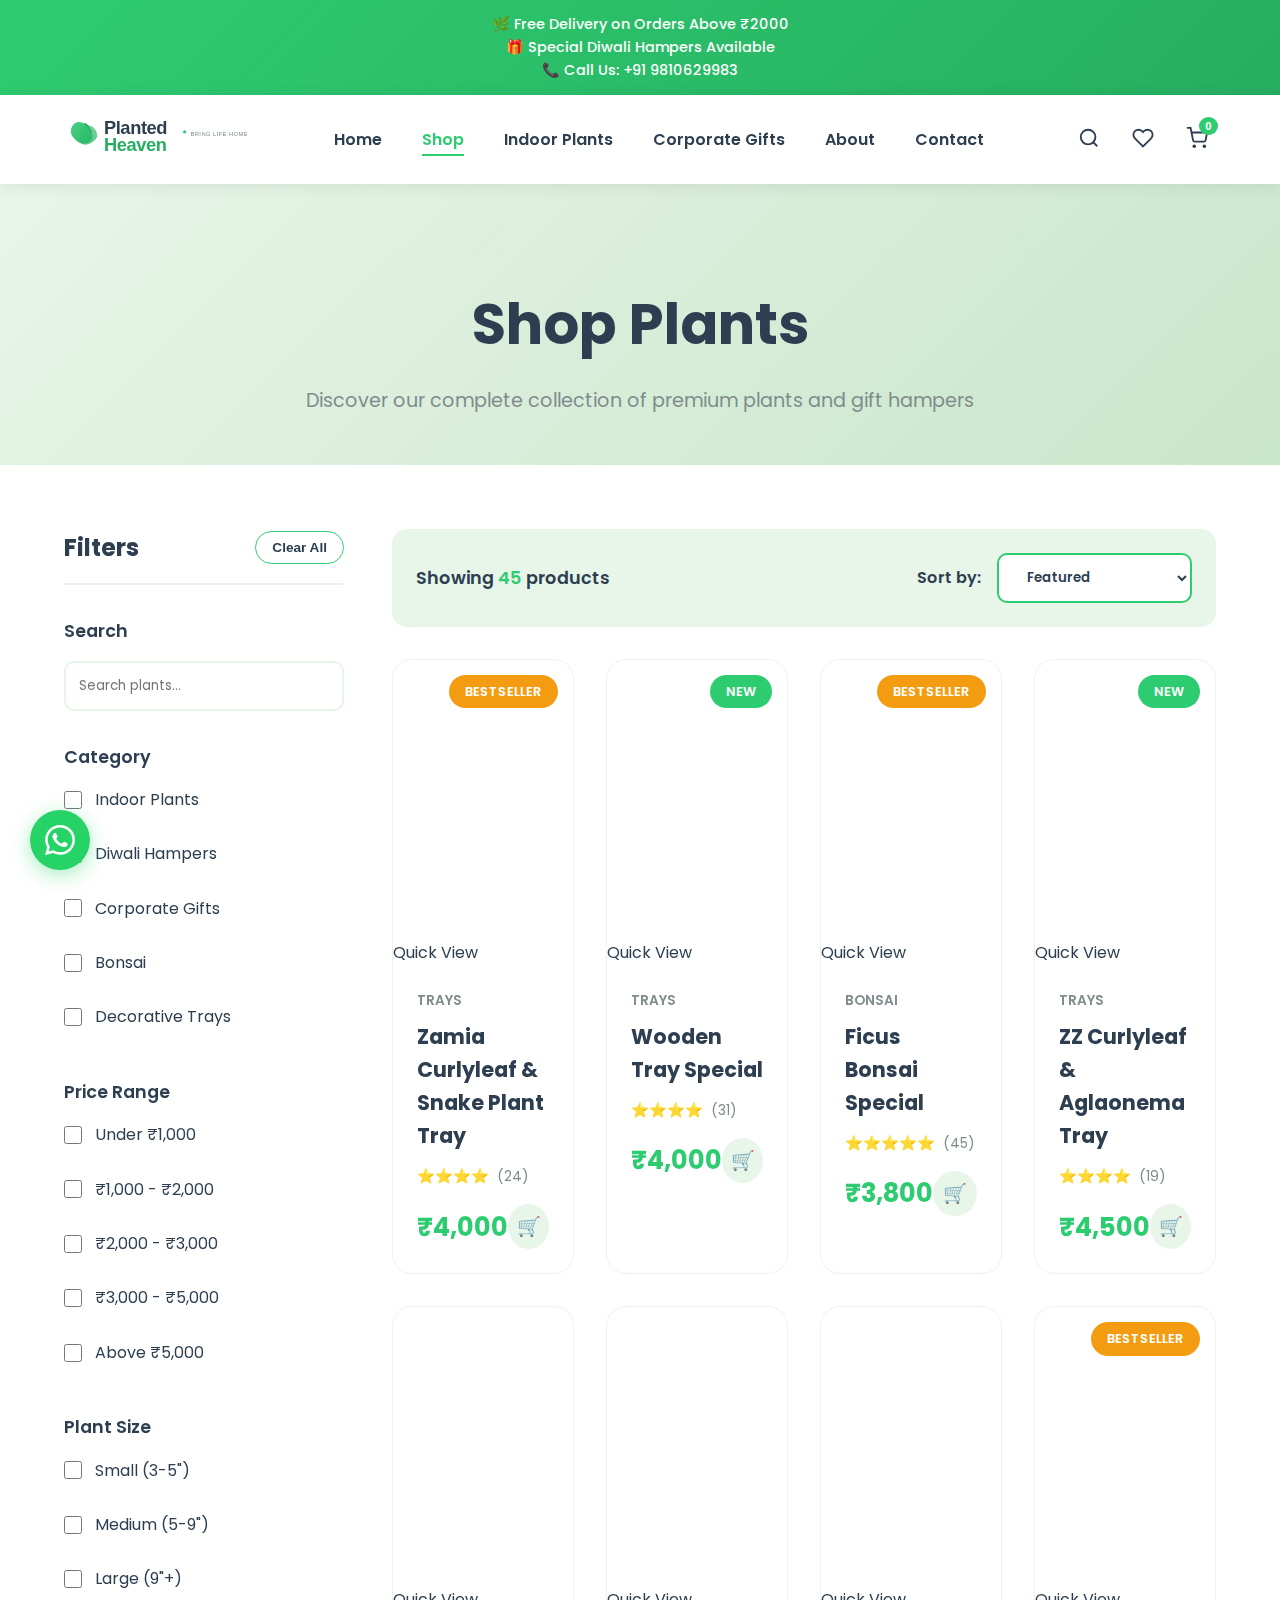
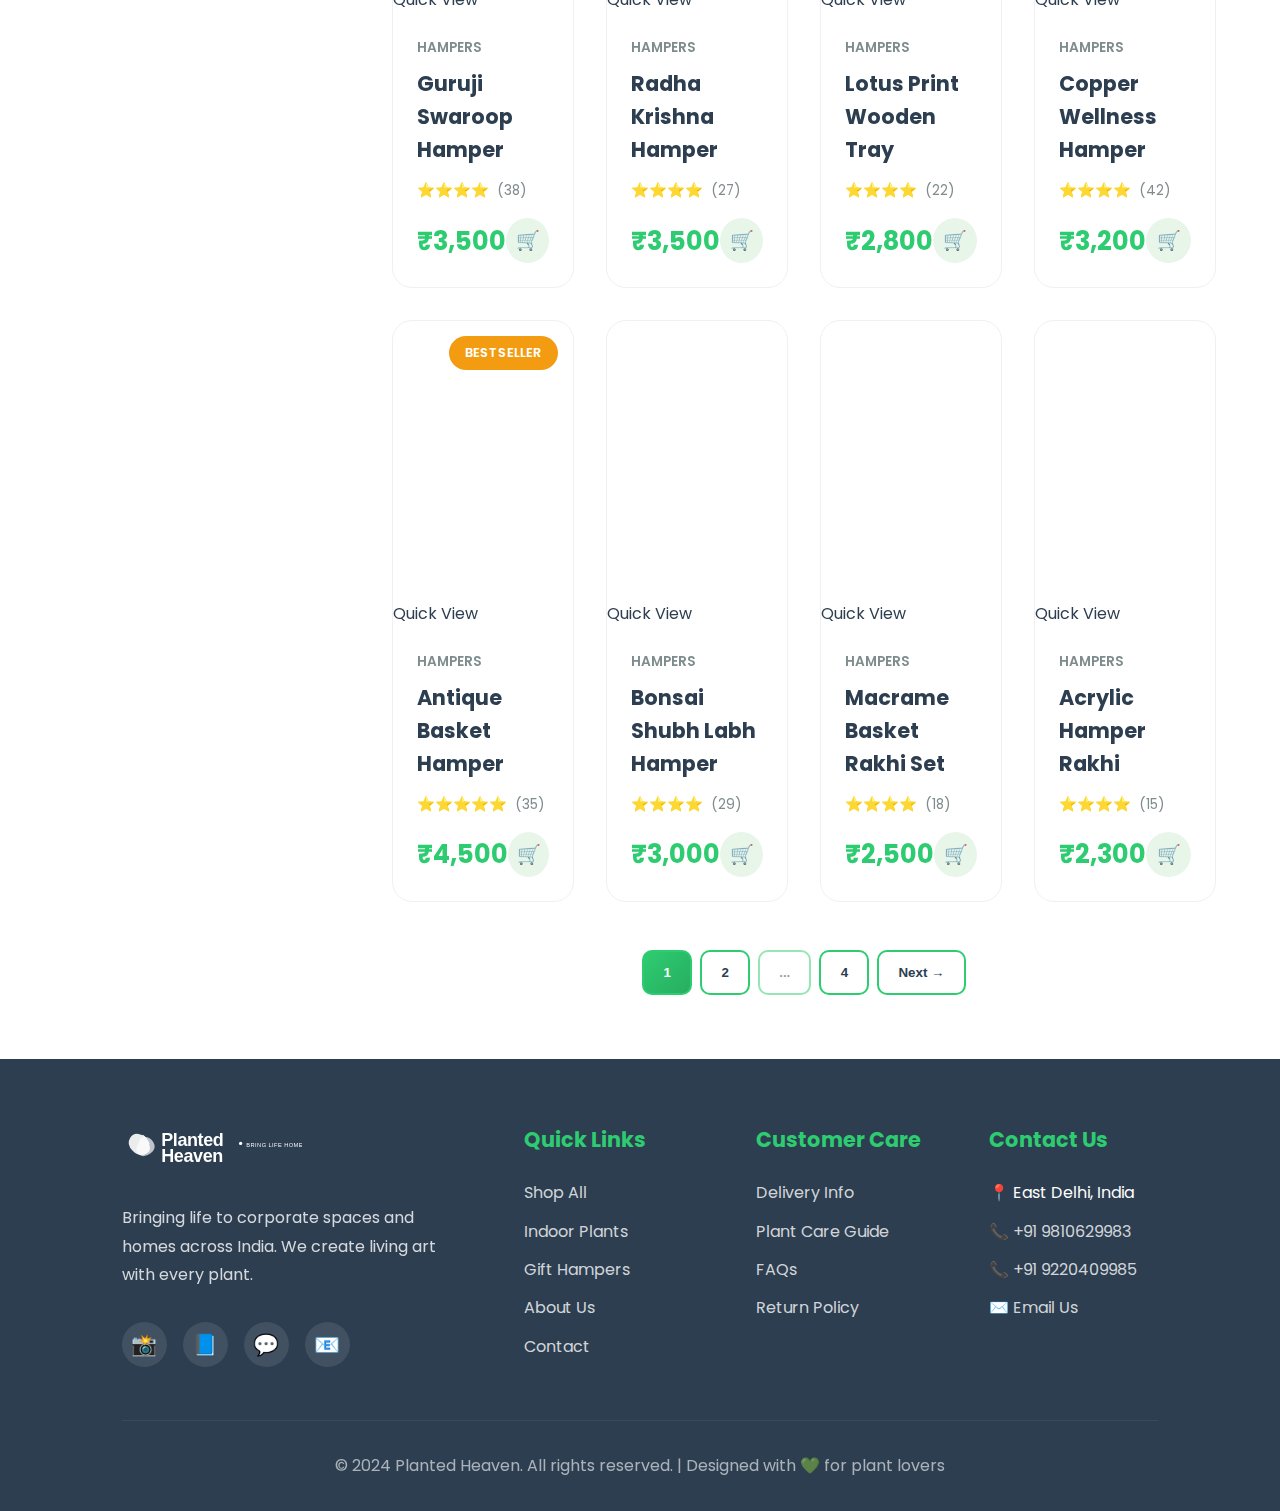
<file: planted-heaven-website/shop.html>
<!DOCTYPE html>
<html lang="en">
<head>
    <meta charset="UTF-8">
    <meta name="viewport" content="width=device-width, initial-scale=1.0">
    <title>Shop - Planted Heaven</title>
    <link rel="stylesheet" href="css/complete-style.css">
    <link href="https://fonts.googleapis.com/css2?family=Poppins:wght@300;400;500;600;700;800&display=swap" rel="stylesheet">
</head>
<body>
    <!-- Announcement Bar -->
    <div class="announcement-bar">
        <div class="announcement-slider">
            <div class="announcement-item">🌿 Free Delivery on Orders Above ₹2000</div>
            <div class="announcement-item">🎁 Special Diwali Hampers Available</div>
            <div class="announcement-item">📞 Call Us: +91 9810629983</div>
        </div>
    </div>

    <!-- Header -->
    <header class="modern-header">
        <nav class="main-nav">
            <div class="logo-wrapper">
                <a href="index.html">
                    <img src="images/logo.svg" alt="Planted Heaven" class="main-logo">
                </a>
            </div>
            
            <ul class="nav-menu" id="navMenu">
                <li><a href="index.html">Home</a></li>
                <li><a href="shop.html" class="active">Shop</a></li>
                <li><a href="shop.html?category=indoor">Indoor Plants</a></li>
                <li><a href="shop.html?category=corporate">Corporate Gifts</a></li>
                <li><a href="about.html">About</a></li>
                <li><a href="contact.html">Contact</a></li>
            </ul>

            <div class="header-actions">
                <button class="icon-btn search-toggle" onclick="toggleSearch()">
                    <svg width="22" height="22" viewBox="0 0 24 24" fill="none" stroke="currentColor" stroke-width="2">
                        <circle cx="11" cy="11" r="8"></circle>
                        <path d="m21 21-4.35-4.35"></path>
                    </svg>
                </button>
                <button class="icon-btn">
                    <svg width="22" height="22" viewBox="0 0 24 24" fill="none" stroke="currentColor" stroke-width="2">
                        <path d="M20.84 4.61a5.5 5.5 0 0 0-7.78 0L12 5.67l-1.06-1.06a5.5 5.5 0 0 0-7.78 7.78l1.06 1.06L12 21.23l7.78-7.78 1.06-1.06a5.5 5.5 0 0 0 0-7.78z"></path>
                    </svg>
                </button>
                <button class="icon-btn cart-btn">
                    <svg width="22" height="22" viewBox="0 0 24 24" fill="none" stroke="currentColor" stroke-width="2">
                        <circle cx="9" cy="21" r="1"></circle>
                        <circle cx="20" cy="21" r="1"></circle>
                        <path d="M1 1h4l2.68 13.39a2 2 0 0 0 2 1.61h9.72a2 2 0 0 0 2-1.61L23 6H6"></path>
                    </svg>
                    <span class="cart-badge">0</span>
                </button>
            </div>

            <div class="mobile-toggle" id="mobileToggle">
                <span></span>
                <span></span>
                <span></span>
            </div>
        </nav>
    </header>

    <!-- Shop Header -->
    <section class="shop-header">
        <div class="shop-header-content">
            <h1>Shop Plants</h1>
            <p>Discover our complete collection of premium plants and gift hampers</p>
        </div>
    </section>

    <!-- Shop Main Content -->
    <section class="shop-main">
        <div class="shop-container">
            <!-- Sidebar Filters -->
            <aside class="shop-sidebar">
                <div class="filter-section">
                    <h3>Filters</h3>
                    <button class="btn-clear-filters" onclick="clearFilters()">Clear All</button>
                </div>

                <div class="filter-group">
                    <label>Search</label>
                    <input type="text" id="searchInput" placeholder="Search plants..." oninput="filterProducts()">
                </div>

                <div class="filter-group">
                    <label>Category</label>
                    <div class="checkbox-group">
                        <label><input type="checkbox" value="indoor" onchange="filterProducts()"> Indoor Plants</label>
                        <label><input type="checkbox" value="hampers" onchange="filterProducts()"> Diwali Hampers</label>
                        <label><input type="checkbox" value="corporate" onchange="filterProducts()"> Corporate Gifts</label>
                        <label><input type="checkbox" value="bonsai" onchange="filterProducts()"> Bonsai</label>
                        <label><input type="checkbox" value="trays" onchange="filterProducts()"> Decorative Trays</label>
                    </div>
                </div>

                <div class="filter-group">
                    <label>Price Range</label>
                    <div class="checkbox-group">
                        <label><input type="checkbox" value="0-1000" onchange="filterProducts()"> Under ₹1,000</label>
                        <label><input type="checkbox" value="1000-2000" onchange="filterProducts()"> ₹1,000 - ₹2,000</label>
                        <label><input type="checkbox" value="2000-3000" onchange="filterProducts()"> ₹2,000 - ₹3,000</label>
                        <label><input type="checkbox" value="3000-5000" onchange="filterProducts()"> ₹3,000 - ₹5,000</label>
                        <label><input type="checkbox" value="5000+" onchange="filterProducts()"> Above ₹5,000</label>
                    </div>
                </div>

                <div class="filter-group">
                    <label>Plant Size</label>
                    <div class="checkbox-group">
                        <label><input type="checkbox" value="small" onchange="filterProducts()"> Small (3-5")</label>
                        <label><input type="checkbox" value="medium" onchange="filterProducts()"> Medium (5-9")</label>
                        <label><input type="checkbox" value="large" onchange="filterProducts()"> Large (9"+)</label>
                    </div>
                </div>

                <button class="mobile-filter-toggle" onclick="toggleFilters()">
                    🎛️ Filters & Sort
                </button>
            </aside>

            <!-- Products Area -->
            <div class="shop-products">
                <div class="shop-toolbar">
                    <div class="results-count">
                        Showing <span id="productCount">0</span> products
                    </div>
                    <div class="sort-options">
                        <label>Sort by:</label>
                        <select id="sortSelect" onchange="sortProducts()">
                            <option value="featured">Featured</option>
                            <option value="price-low">Price: Low to High</option>
                            <option value="price-high">Price: High to Low</option>
                            <option value="name">Name: A to Z</option>
                            <option value="popular">Most Popular</option>
                        </select>
                    </div>
                </div>

                <div class="products-grid" id="productsGrid">
                    <!-- Products loaded by JavaScript -->
                </div>

                <div class="pagination" id="pagination">
                    <!-- Pagination loaded by JavaScript -->
                </div>
            </div>
        </div>
    </section>

    <!-- Footer -->
    <footer class="modern-footer">
        <div class="container">
            <div class="footer-grid">
                <div class="footer-col">
                    <img src="images/logo.svg" alt="Planted Heaven" class="footer-logo">
                    <p class="footer-desc">Bringing life to corporate spaces and homes across India. We create living art with every plant.</p>
                    <div class="footer-social">
                        <a href="#" class="social-icon">📸</a>
                        <a href="#" class="social-icon">📘</a>
                        <a href="#" class="social-icon">💬</a>
                        <a href="#" class="social-icon">📧</a>
                    </div>
                </div>

                <div class="footer-col">
                    <h4>Quick Links</h4>
                    <ul>
                        <li><a href="shop.html">Shop All</a></li>
                        <li><a href="shop.html?category=indoor">Indoor Plants</a></li>
                        <li><a href="shop.html?category=hampers">Gift Hampers</a></li>
                        <li><a href="about.html">About Us</a></li>
                        <li><a href="contact.html">Contact</a></li>
                    </ul>
                </div>

                <div class="footer-col">
                    <h4>Customer Care</h4>
                    <ul>
                        <li><a href="contact.html">Delivery Info</a></li>
                        <li><a href="contact.html">Plant Care Guide</a></li>
                        <li><a href="contact.html">FAQs</a></li>
                        <li><a href="contact.html">Return Policy</a></li>
                    </ul>
                </div>

                <div class="footer-col">
                    <h4>Contact Us</h4>
                    <ul class="footer-contact">
                        <li>📍 East Delhi, India</li>
                        <li>📞 <a href="tel:+919810629983">+91 9810629983</a></li>
                        <li>📞 <a href="tel:+919220409985">+91 9220409985</a></li>
                        <li>✉️ <a href="mailto:theplantedheaven2022@gmail.com">Email Us</a></li>
                    </ul>
                </div>
            </div>

            <div class="footer-bottom">
                <p>&copy; 2024 Planted Heaven. All rights reserved. | Designed with 💚 for plant lovers</p>
            </div>
        </div>
    </footer>

    <!-- Scroll to Top -->
    <button class="scroll-top-modern" id="scrollTop">↑</button>

    <!-- WhatsApp Float Button -->
    <a href="https://wa.me/919810629983" class="whatsapp-float" target="_blank">
        <svg width="30" height="30" fill="white" viewBox="0 0 24 24">
            <path d="M17.472 14.382c-.297-.149-1.758-.867-2.03-.967-.273-.099-.471-.148-.67.15-.197.297-.767.966-.94 1.164-.173.199-.347.223-.644.075-.297-.15-1.255-.463-2.39-1.475-.883-.788-1.48-1.761-1.653-2.059-.173-.297-.018-.458.13-.606.134-.133.298-.347.446-.52.149-.174.198-.298.298-.497.099-.198.05-.371-.025-.52-.075-.149-.669-1.612-.916-2.207-.242-.579-.487-.5-.669-.51-.173-.008-.371-.01-.57-.01-.198 0-.52.074-.792.372-.272.297-1.04 1.016-1.04 2.479 0 1.462 1.065 2.875 1.213 3.074.149.198 2.096 3.2 5.077 4.487.709.306 1.262.489 1.694.625.712.227 1.36.195 1.871.118.571-.085 1.758-.719 2.006-1.413.248-.694.248-1.289.173-1.413-.074-.124-.272-.198-.57-.347m-5.421 7.403h-.004a9.87 9.87 0 01-5.031-1.378l-.361-.214-3.741.982.998-3.648-.235-.374a9.86 9.86 0 01-1.51-5.26c.001-5.45 4.436-9.884 9.888-9.884 2.64 0 5.122 1.03 6.988 2.898a9.825 9.825 0 012.893 6.994c-.003 5.45-4.437 9.884-9.885 9.884m8.413-18.297A11.815 11.815 0 0012.05 0C5.495 0 .16 5.335.157 11.892c0 2.096.547 4.142 1.588 5.945L.057 24l6.305-1.654a11.882 11.882 0 005.683 1.448h.005c6.554 0 11.89-5.335 11.893-11.893a11.821 11.821 0 00-3.48-8.413Z"/>
        </svg>
    </a>

    <script src="js/products-data.js"></script>
    <script src="js/shop.js"></script>
    <script src="js/complete.js"></script>
</body>
</html>
</file>
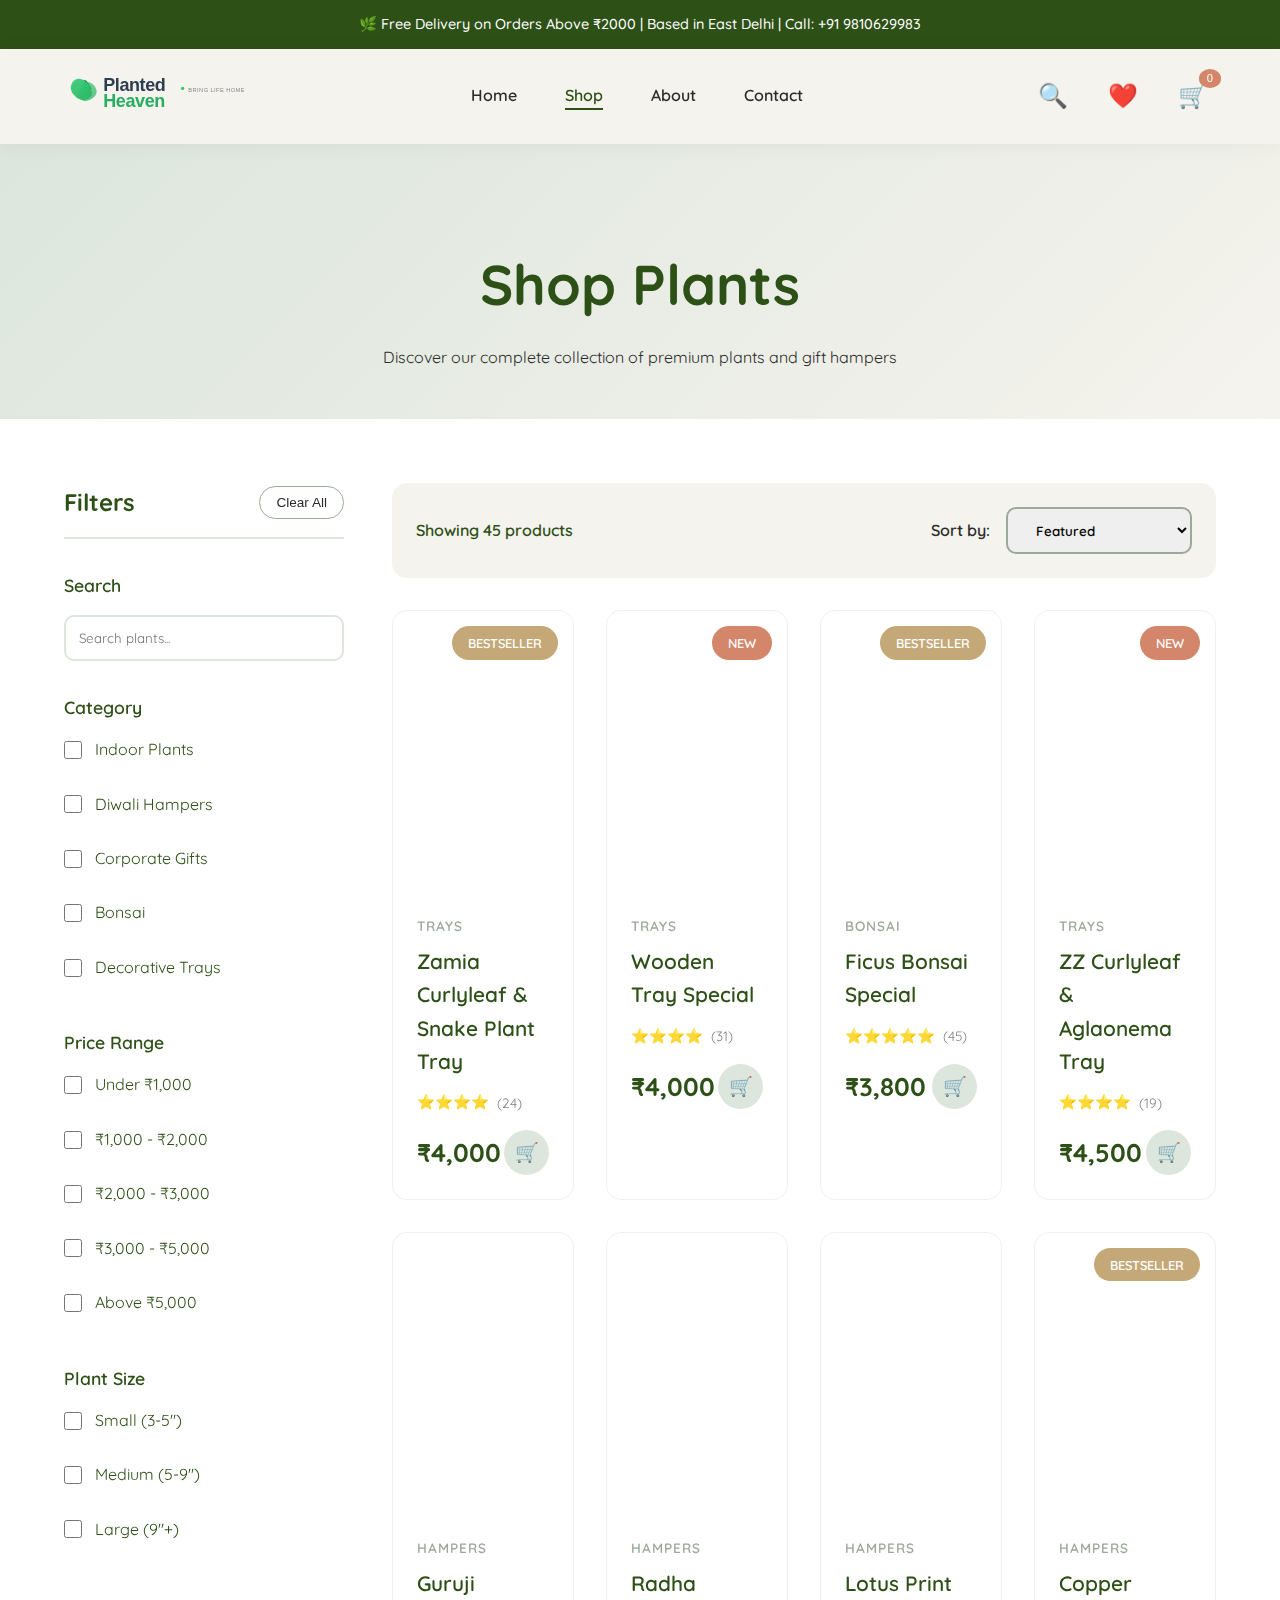
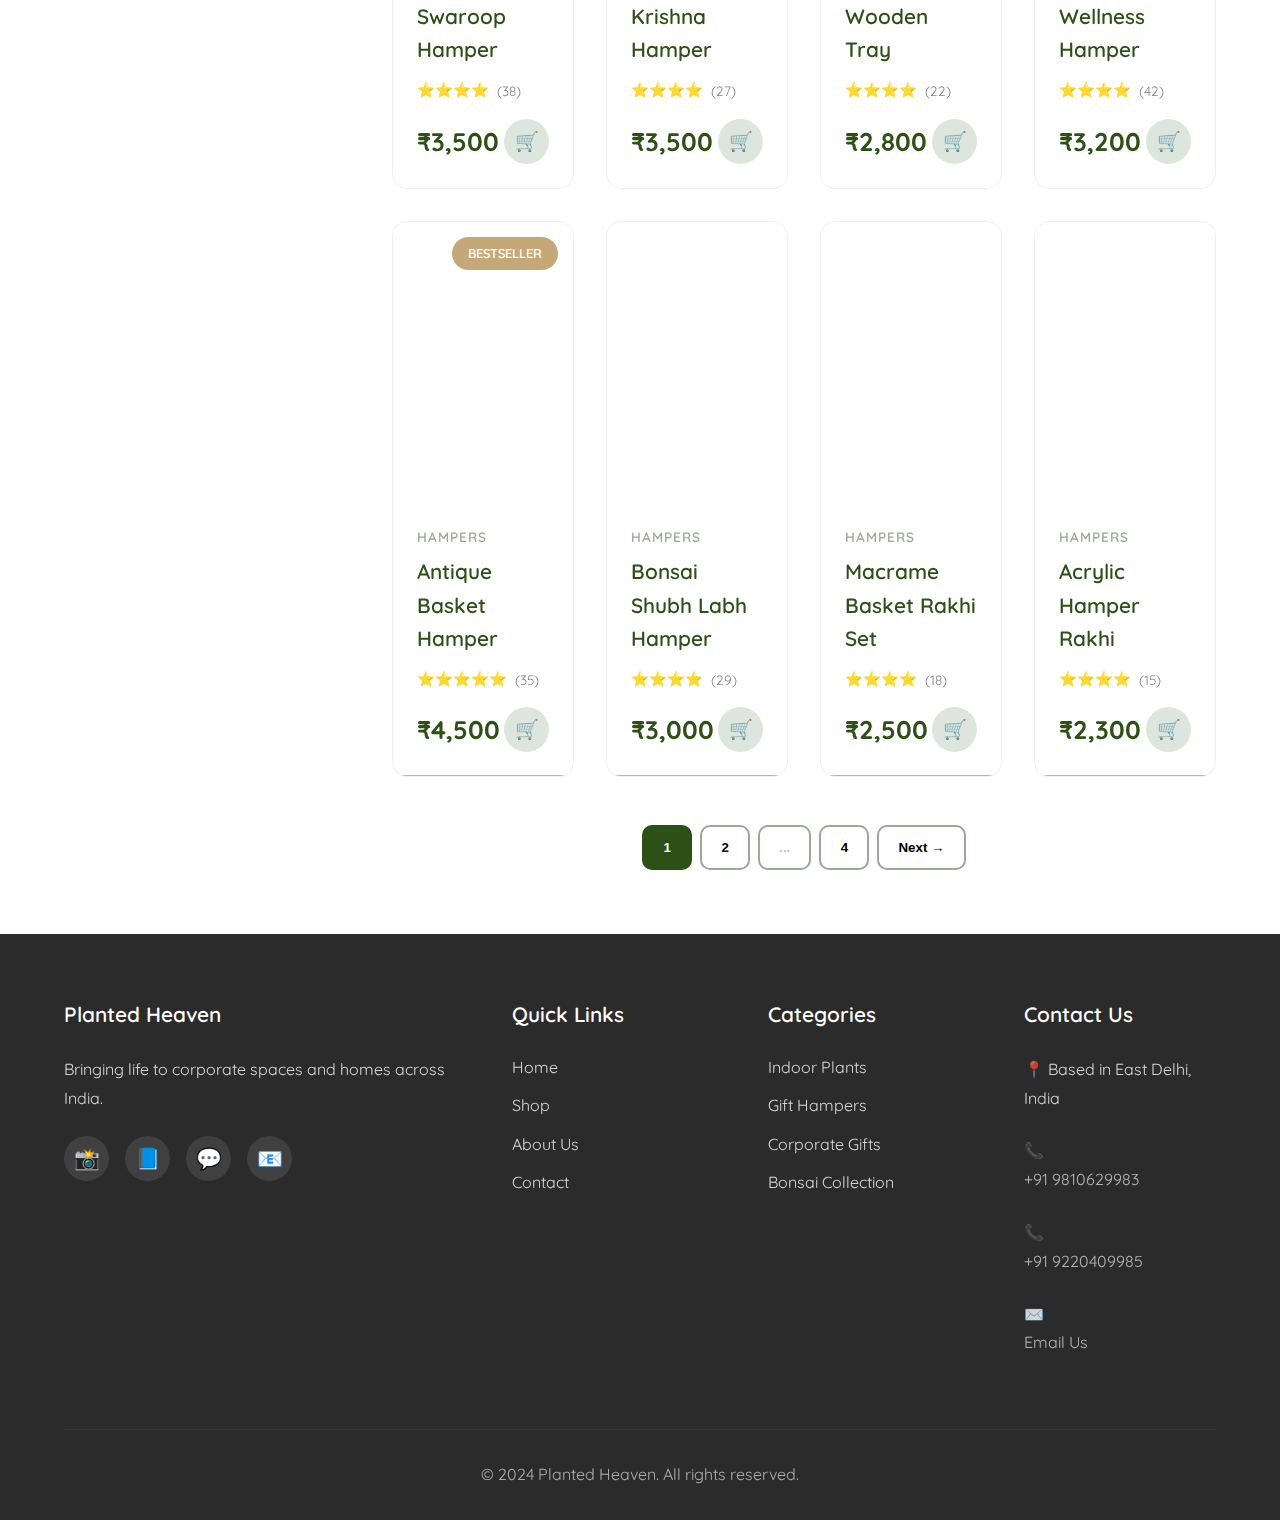
<file: planted-heaven-v3/planted-heaven-website/shop.html>
<!DOCTYPE html>
<html lang="en">
<head>
    <meta charset="UTF-8">
    <meta name="viewport" content="width=device-width, initial-scale=1.0">
    <title>Shop - Planted Heaven</title>
    <link rel="stylesheet" href="css/style.css">
    <link href="https://fonts.googleapis.com/css2?family=Quicksand:wght@300;400;500;600;700&display=swap" rel="stylesheet">
</head>
<body>
    <!-- Top Banner -->
    <div class="top-banner">
        🌿 Free Delivery on Orders Above ₹2000 | Based in East Delhi | Call: +91 9810629983
    </div>

    <!-- Header/Navigation -->
    <header>
        <nav>
            <div class="logo-section">
                <a href="index.html">
                    <img src="images/logo.svg" alt="Planted Heaven" class="logo-img">
                </a>
            </div>
            <ul class="nav-menu" id="navMenu">
                <li><a href="index.html">Home</a></li>
                <li><a href="shop.html" class="active">Shop</a></li>
                <li><a href="about.html">About</a></li>
                <li><a href="contact.html">Contact</a></li>
            </ul>
            <div class="nav-icons">
                <button class="icon-btn search-btn">🔍</button>
                <button class="icon-btn wishlist-btn">❤️</button>
                <button class="icon-btn cart-btn">
                    🛒
                    <span class="cart-count">0</span>
                </button>
            </div>
            <div class="mobile-toggle" id="mobileToggle">
                <span></span>
                <span></span>
                <span></span>
            </div>
        </nav>
    </header>

    <!-- Shop Header -->
    <section class="shop-header">
        <div class="shop-header-content">
            <h1>Shop Plants</h1>
            <p>Discover our complete collection of premium plants and gift hampers</p>
        </div>
    </section>

    <!-- Shop Main Content -->
    <section class="shop-main">
        <div class="shop-container">
            <!-- Sidebar Filters -->
            <aside class="shop-sidebar">
                <div class="filter-section">
                    <h3>Filters</h3>
                    <button class="btn-clear-filters" onclick="clearFilters()">Clear All</button>
                </div>

                <!-- Search -->
                <div class="filter-group">
                    <label>Search</label>
                    <input type="text" id="searchInput" placeholder="Search plants..." oninput="filterProducts()">
                </div>

                <!-- Category Filter -->
                <div class="filter-group">
                    <label>Category</label>
                    <div class="checkbox-group">
                        <label><input type="checkbox" value="indoor" onchange="filterProducts()"> Indoor Plants</label>
                        <label><input type="checkbox" value="hampers" onchange="filterProducts()"> Diwali Hampers</label>
                        <label><input type="checkbox" value="corporate" onchange="filterProducts()"> Corporate Gifts</label>
                        <label><input type="checkbox" value="bonsai" onchange="filterProducts()"> Bonsai</label>
                        <label><input type="checkbox" value="trays" onchange="filterProducts()"> Decorative Trays</label>
                    </div>
                </div>

                <!-- Price Filter -->
                <div class="filter-group">
                    <label>Price Range</label>
                    <div class="checkbox-group">
                        <label><input type="checkbox" value="0-1000" onchange="filterProducts()"> Under ₹1,000</label>
                        <label><input type="checkbox" value="1000-2000" onchange="filterProducts()"> ₹1,000 - ₹2,000</label>
                        <label><input type="checkbox" value="2000-3000" onchange="filterProducts()"> ₹2,000 - ₹3,000</label>
                        <label><input type="checkbox" value="3000-5000" onchange="filterProducts()"> ₹3,000 - ₹5,000</label>
                        <label><input type="checkbox" value="5000+" onchange="filterProducts()"> Above ₹5,000</label>
                    </div>
                </div>

                <!-- Size Filter -->
                <div class="filter-group">
                    <label>Plant Size</label>
                    <div class="checkbox-group">
                        <label><input type="checkbox" value="small" onchange="filterProducts()"> Small (3-5")</label>
                        <label><input type="checkbox" value="medium" onchange="filterProducts()"> Medium (5-9")</label>
                        <label><input type="checkbox" value="large" onchange="filterProducts()"> Large (9"+)</label>
                    </div>
                </div>

                <!-- Mobile Filter Toggle -->
                <button class="mobile-filter-toggle" onclick="toggleFilters()">
                    🎛️ Filters & Sort
                </button>
            </aside>

            <!-- Products Area -->
            <div class="shop-products">
                <!-- Toolbar -->
                <div class="shop-toolbar">
                    <div class="results-count">
                        Showing <span id="productCount">0</span> products
                    </div>
                    <div class="sort-options">
                        <label>Sort by:</label>
                        <select id="sortSelect" onchange="sortProducts()">
                            <option value="featured">Featured</option>
                            <option value="price-low">Price: Low to High</option>
                            <option value="price-high">Price: High to Low</option>
                            <option value="name">Name: A to Z</option>
                            <option value="popular">Most Popular</option>
                        </select>
                    </div>
                </div>

                <!-- Products Grid -->
                <div class="products-grid" id="productsGrid">
                    <!-- Products will be loaded here by JavaScript -->
                </div>

                <!-- Pagination -->
                <div class="pagination" id="pagination">
                    <!-- Pagination will be loaded here -->
                </div>
            </div>
        </div>
    </section>

    <!-- Footer -->
    <footer>
        <div class="footer-content">
            <div class="footer-section">
                <h4>Planted Heaven</h4>
                <p>Bringing life to corporate spaces and homes across India.</p>
                <div class="social-links">
                    <div class="social-icon">📸</div>
                    <div class="social-icon">📘</div>
                    <div class="social-icon">💬</div>
                    <div class="social-icon">📧</div>
                </div>
            </div>
            <div class="footer-section">
                <h4>Quick Links</h4>
                <a href="index.html">Home</a>
                <a href="shop.html">Shop</a>
                <a href="about.html">About Us</a>
                <a href="contact.html">Contact</a>
            </div>
            <div class="footer-section">
                <h4>Categories</h4>
                <a href="shop.html?category=indoor">Indoor Plants</a>
                <a href="shop.html?category=hampers">Gift Hampers</a>
                <a href="shop.html?category=corporate">Corporate Gifts</a>
                <a href="shop.html?category=bonsai">Bonsai Collection</a>
            </div>
            <div class="footer-section">
                <h4>Contact Us</h4>
                <p>📍 Based in East Delhi, India</p>
                <p>📞 <a href="tel:+919810629983">+91 9810629983</a></p>
                <p>📞 <a href="tel:+919220409985">+91 9220409985</a></p>
                <p>✉️ <a href="mailto:theplantedheaven2022@gmail.com">Email Us</a></p>
            </div>
        </div>
        <div class="footer-bottom">
            <p>&copy; 2024 Planted Heaven. All rights reserved.</p>
        </div>
    </footer>

    <!-- Scroll to Top -->
    <button class="scroll-top" id="scrollTop">↑</button>

    <script src="js/products-data.js"></script>
    <script src="js/shop.js"></script>
    <script src="js/main.js"></script>
</body>
</html>
</file>
<file: planted-heaven-website/css/complete-style.css>
/* PLANTED HEAVEN - COMPLETE WORKING STYLESHEET */
@import url('https://fonts.googleapis.com/css2?family=Poppins:wght@300;400;500;600;700;800&display=swap');

* {
    margin: 0;
    padding: 0;
    box-sizing: border-box;
}

:root {
    --primary-green: #2ecc71;
    --dark-green: #27ae60;
    --charcoal: #2c3e50;
    --light-bg: #e8f5e9;
    --white: #ffffff;
    --gray: #7f8c8d;
    --light-gray: #ecf0f1;
    --gold: #f39c12;
}

body {
    font-family: 'Poppins', sans-serif;
    color: var(--charcoal);
    background: var(--white);
    line-height: 1.6;
    overflow-x: hidden;
}

.container {
    max-width: 1400px;
    margin: 0 auto;
    padding: 0 5%;
}

/* ============================================
   ANNOUNCEMENT BAR
   ============================================ */
.announcement-bar {
    background: linear-gradient(135deg, var(--primary-green), var(--dark-green));
    color: white;
    padding: 0.8rem;
    text-align: center;
    font-size: 0.9rem;
    font-weight: 500;
}

/* ============================================
   HEADER - MODERN
   ============================================ */
header, .modern-header {
    background: white;
    position: sticky;
    top: 0;
    z-index: 1000;
    box-shadow: 0 2px 15px rgba(0,0,0,0.08);
}

nav, .main-nav {
    max-width: 1400px;
    margin: 0 auto;
    padding: 1rem 5%;
    display: flex;
    justify-content: space-between;
    align-items: center;
}

.main-logo, .logo-img {
    height: 50px;
    width: auto;
}

.nav-menu {
    display: flex;
    gap: 2.5rem;
    list-style: none;
    align-items: center;
}

.nav-menu a {
    text-decoration: none;
    color: var(--charcoal);
    font-weight: 600;
    font-size: 1rem;
    transition: color 0.3s ease;
    position: relative;
}

.nav-menu a:hover,
.nav-menu a.active {
    color: var(--primary-green);
}

.nav-menu a::after {
    content: '';
    position: absolute;
    bottom: -5px;
    left: 0;
    width: 0;
    height: 2px;
    background: var(--primary-green);
    transition: width 0.3s ease;
}

.nav-menu a:hover::after,
.nav-menu a.active::after {
    width: 100%;
}

.header-actions, .nav-icons {
    display: flex;
    gap: 1rem;
    align-items: center;
}

.icon-btn {
    background: none;
    border: none;
    cursor: pointer;
    padding: 0.5rem;
    border-radius: 50%;
    transition: all 0.3s ease;
    color: var(--charcoal);
    position: relative;
}

.icon-btn:hover {
    background: var(--light-bg);
    transform: scale(1.1);
}

.cart-badge, .cart-count {
    position: absolute;
    top: -2px;
    right: -2px;
    background: var(--primary-green);
    color: white;
    font-size: 0.7rem;
    padding: 0.2rem 0.4rem;
    border-radius: 50%;
    min-width: 18px;
    text-align: center;
    font-weight: 600;
}

.mobile-toggle {
    display: none;
    flex-direction: column;
    gap: 5px;
    cursor: pointer;
}

.mobile-toggle span {
    width: 28px;
    height: 3px;
    background: var(--charcoal);
    transition: all 0.3s ease;
    border-radius: 5px;
}

.mobile-toggle.active span:nth-child(1) {
    transform: rotate(45deg) translate(8px, 8px);
}

.mobile-toggle.active span:nth-child(2) {
    opacity: 0;
}

.mobile-toggle.active span:nth-child(3) {
    transform: rotate(-45deg) translate(8px, -8px);
}

/* ============================================
   HERO SLIDER - FULLY WORKING
   ============================================ */
.hero-slider {
    position: relative;
    height: 600px;
    overflow: hidden;
    background: var(--light-bg);
}

.slider-container {
    position: relative;
    height: 100%;
    width: 100%;
}

.slide {
    position: absolute;
    top: 0;
    left: 0;
    width: 100%;
    height: 100%;
    opacity: 0;
    visibility: hidden;
    transition: opacity 0.6s ease, visibility 0.6s ease;
}

.slide.active {
    opacity: 1;
    visibility: visible;
    z-index: 1;
}

.slide-content {
    max-width: 1400px;
    margin: 0 auto;
    padding: 0 5%;
    height: 100%;
    display: grid;
    grid-template-columns: 1fr 1fr;
    gap: 4rem;
    align-items: center;
}

.slide-label {
    display: inline-block;
    background: rgba(255,255,255,0.95);
    color: var(--dark-green);
    padding: 0.5rem 1.5rem;
    border-radius: 50px;
    font-size: 0.9rem;
    font-weight: 600;
    margin-bottom: 1.5rem;
}

.slide-text h1 {
    font-size: 4rem;
    font-weight: 800;
    color: var(--charcoal);
    margin-bottom: 1.5rem;
    line-height: 1.1;
}

.slide-text p {
    font-size: 1.3rem;
    color: var(--charcoal);
    opacity: 0.8;
    margin-bottom: 2.5rem;
    line-height: 1.6;
}

.slide-buttons {
    display: flex;
    gap: 1.5rem;
    flex-wrap: wrap;
}

.slide-image img {
    width: 100%;
    height: 500px;
    object-fit: cover;
    border-radius: 30px;
    box-shadow: 0 20px 60px rgba(0,0,0,0.15);
}

.slider-nav {
    position: absolute;
    top: 50%;
    left: 0;
    right: 0;
    transform: translateY(-50%);
    padding: 0 2rem;
    display: flex;
    justify-content: space-between;
    z-index: 10;
    pointer-events: none;
}

.slider-arrow {
    width: 50px;
    height: 50px;
    border-radius: 50%;
    background: white;
    border: none;
    font-size: 2rem;
    cursor: pointer;
    box-shadow: 0 5px 20px rgba(0,0,0,0.15);
    transition: all 0.3s ease;
    pointer-events: all;
    display: flex;
    align-items: center;
    justify-content: center;
    color: var(--charcoal);
}

.slider-arrow:hover {
    background: var(--primary-green);
    color: white;
    transform: scale(1.1);
}

.slider-dots {
    position: absolute;
    bottom: 30px;
    left: 50%;
    transform: translateX(-50%);
    display: flex;
    gap: 1rem;
    z-index: 10;
}

.dot {
    width: 12px;
    height: 12px;
    border-radius: 50%;
    background: rgba(255,255,255,0.6);
    border: 2px solid white;
    cursor: pointer;
    transition: all 0.3s ease;
}

.dot.active {
    width: 30px;
    border-radius: 10px;
    background: white;
}

/* ============================================
   BUTTONS
   ============================================ */
.btn, .btn-modern {
    padding: 1.2rem 3rem;
    border-radius: 50px;
    font-size: 1.1rem;
    font-weight: 600;
    text-decoration: none;
    display: inline-block;
    transition: all 0.4s ease;
    border: none;
    cursor: pointer;
    font-family: 'Poppins', sans-serif;
}

.btn-primary, .btn-modern.btn-primary {
    background: linear-gradient(135deg, var(--primary-green), var(--dark-green));
    color: white;
    box-shadow: 0 10px 30px rgba(46, 204, 113, 0.3);
}

.btn-primary:hover, .btn-modern.btn-primary:hover {
    transform: translateY(-3px);
    box-shadow: 0 15px 40px rgba(46, 204, 113, 0.4);
}

.btn-outline, .btn-modern.btn-outline {
    background: white;
    color: var(--primary-green);
    border: 2px solid var(--primary-green);
}

.btn-outline:hover, .btn-modern.btn-outline:hover {
    background: var(--primary-green);
    color: white;
}

/* ============================================
   SECTIONS
   ============================================ */
.section-header, .section-header-modern {
    text-align: center;
    max-width: 700px;
    margin: 0 auto 4rem;
}

.section-tag, .section-label {
    display: inline-block;
    background: linear-gradient(135deg, var(--primary-green), var(--dark-green));
    color: white;
    padding: 0.5rem 1.5rem;
    border-radius: 50px;
    font-size: 0.85rem;
    font-weight: 600;
    letter-spacing: 1px;
    text-transform: uppercase;
    margin-bottom: 1rem;
}

.section-header h2, .section-header-modern h2 {
    font-size: 3.5rem;
    font-weight: 700;
    color: var(--charcoal);
    margin-bottom: 1rem;
}

.section-header p, .section-header-modern p {
    font-size: 1.2rem;
    color: var(--gray);
}

/* ============================================
   FEATURES
   ============================================ */
.features-modern {
    padding: 4rem 5%;
    background: white;
}

.features-grid-modern {
    max-width: 1200px;
    margin: 0 auto;
    display: grid;
    grid-template-columns: repeat(4, 1fr);
    gap: 2rem;
}

.feature-modern {
    text-align: center;
    padding: 2rem;
    background: var(--light-gray);
    border-radius: 20px;
    transition: all 0.3s ease;
}

.feature-modern:hover {
    transform: translateY(-10px);
    box-shadow: 0 15px 40px rgba(46, 204, 113, 0.1);
}

.feature-icon-modern {
    font-size: 3.5rem;
    margin-bottom: 1rem;
}

.feature-modern h3 {
    font-size: 1.2rem;
    margin-bottom: 0.5rem;
    color: var(--charcoal);
}

.feature-modern p {
    color: var(--gray);
}

/* ============================================
   CATEGORIES
   ============================================ */
.category-section {
    padding: 6rem 5%;
    background: var(--light-gray);
}

.category-cards {
    max-width: 1400px;
    margin: 0 auto;
    display: grid;
    grid-template-columns: repeat(4, 1fr);
    gap: 2rem;
}

.category-card-modern {
    text-decoration: none;
    border-radius: 25px;
    overflow: hidden;
    box-shadow: 0 10px 30px rgba(0,0,0,0.08);
    transition: all 0.4s ease;
}

.category-card-modern:hover {
    transform: translateY(-15px);
    box-shadow: 0 20px 50px rgba(46, 204, 113, 0.2);
}

.category-image-modern {
    height: 350px;
    background-size: cover;
    background-position: center;
    position: relative;
}

.category-overlay-modern {
    position: absolute;
    inset: 0;
    background: linear-gradient(to top, rgba(46, 204, 113, 0.9), transparent);
    display: flex;
    flex-direction: column;
    justify-content: flex-end;
    padding: 2rem;
    color: white;
}

.category-overlay-modern h3 {
    font-size: 1.8rem;
    margin-bottom: 0.5rem;
}

.category-arrow {
    font-size: 2rem;
    opacity: 0;
    transition: all 0.3s ease;
}

.category-card-modern:hover .category-arrow {
    opacity: 1;
}

/* ============================================
   PRODUCTS
   ============================================ */
.trending-section, .best-sellers {
    padding: 6rem 5%;
    background: white;
}

.products-grid {
    max-width: 1400px;
    margin: 0 auto;
    display: grid;
    grid-template-columns: repeat(4, 1fr);
    gap: 2rem;
}

.product-card {
    background: white;
    border-radius: 20px;
    overflow: hidden;
    border: 1px solid #f0f0f0;
    transition: all 0.4s ease;
    cursor: pointer;
    position: relative;
}

.product-card:hover {
    transform: translateY(-10px);
    box-shadow: 0 20px 50px rgba(46, 204, 113, 0.15);
}

.product-badge {
    position: absolute;
    top: 15px;
    right: 15px;
    background: var(--primary-green);
    color: white;
    padding: 0.4rem 1rem;
    border-radius: 20px;
    font-size: 0.8rem;
    font-weight: 600;
    z-index: 5;
}

.product-badge.bestseller {
    background: var(--gold);
}

.product-image {
    width: 100%;
    height: 280px;
    background-size: cover;
    background-position: center;
}

.product-info {
    padding: 1.5rem;
}

.product-category {
    font-size: 0.85rem;
    color: var(--gray);
    text-transform: uppercase;
    margin-bottom: 0.5rem;
    font-weight: 600;
}

.product-info h3 {
    font-size: 1.3rem;
    color: var(--charcoal);
    margin-bottom: 0.8rem;
}

.product-rating {
    display: flex;
    align-items: center;
    gap: 0.5rem;
    margin-bottom: 1rem;
}

.stars {
    color: var(--gold);
    font-size: 0.9rem;
}

.rating-count {
    color: var(--gray);
    font-size: 0.85rem;
}

.product-price {
    display: flex;
    justify-content: space-between;
    align-items: center;
}

.price {
    font-size: 1.6rem;
    font-weight: 700;
    color: var(--primary-green);
}

.add-to-cart {
    width: 45px;
    height: 45px;
    border-radius: 50%;
    background: var(--light-bg);
    border: none;
    font-size: 1.2rem;
    cursor: pointer;
    transition: all 0.3s ease;
}

.add-to-cart:hover {
    background: var(--primary-green);
    color: white;
    transform: scale(1.1);
}

/* ============================================
   FOUNDERS
   ============================================ */
.founders-modern {
    padding: 6rem 5%;
    background: linear-gradient(135deg, var(--light-gray), var(--light-bg));
}

.founders-grid-modern {
    max-width: 1200px;
    margin: 0 auto;
    display: grid;
    grid-template-columns: repeat(2, 1fr);
    gap: 4rem;
}

.founder-card-modern {
    background: white;
    border-radius: 30px;
    overflow: hidden;
    box-shadow: 0 20px 60px rgba(0,0,0,0.1);
    transition: all 0.4s ease;
}

.founder-card-modern:hover {
    transform: translateY(-15px);
    box-shadow: 0 30px 80px rgba(46, 204, 113, 0.15);
}

.founder-image-modern {
    height: 400px;
    position: relative;
    overflow: hidden;
}

.founder-image-modern img {
    width: 100%;
    height: 100%;
    object-fit: cover;
}

.founder-social-modern {
    position: absolute;
    bottom: 20px;
    right: 20px;
    display: flex;
    gap: 1rem;
}

.social-link-modern {
    width: 45px;
    height: 45px;
    background: white;
    border-radius: 50%;
    display: flex;
    align-items: center;
    justify-content: center;
    color: var(--primary-green);
    transition: all 0.3s ease;
}

.social-link-modern:hover {
    background: var(--primary-green);
    color: white;
    transform: translateY(-5px);
}

.founder-info-modern {
    padding: 2.5rem;
}

.founder-info-modern h3 {
    font-size: 2rem;
    color: var(--charcoal);
    margin-bottom: 0.5rem;
}

.founder-title {
    color: var(--primary-green);
    font-size: 1.1rem;
    font-weight: 600;
    margin-bottom: 1.5rem;
}

.founder-bio {
    line-height: 1.8;
    color: var(--gray);
}

/* ============================================
   INSTAGRAM
   ============================================ */
.instagram-feed {
    padding: 6rem 5%;
    background: white;
}

.instagram-grid {
    max-width: 1400px;
    margin: 0 auto 3rem;
    display: grid;
    grid-template-columns: repeat(6, 1fr);
    gap: 1.5rem;
}

.insta-item {
    aspect-ratio: 1;
    border-radius: 15px;
    overflow: hidden;
    position: relative;
    cursor: pointer;
}

.insta-item img {
    width: 100%;
    height: 100%;
    object-fit: cover;
    transition: transform 0.4s ease;
}

.insta-item:hover img {
    transform: scale(1.1);
}

.insta-overlay {
    position: absolute;
    inset: 0;
    background: rgba(46, 204, 113, 0.9);
    display: flex;
    align-items: center;
    justify-content: center;
    opacity: 0;
    transition: opacity 0.3s ease;
}

.insta-item:hover .insta-overlay {
    opacity: 1;
}

.insta-stats {
    color: white;
    font-weight: 600;
    display: flex;
    gap: 2rem;
    font-size: 1.1rem;
}

.insta-cta {
    text-align: center;
}

/* ============================================
   FOOTER
   ============================================ */
footer, .modern-footer {
    background: var(--charcoal);
    color: white;
    padding: 4rem 5% 2rem;
}

.footer-grid {
    max-width: 1400px;
    margin: 0 auto;
    display: grid;
    grid-template-columns: 2fr 1fr 1fr 1fr;
    gap: 4rem;
    margin-bottom: 3rem;
}

.footer-logo {
    width: 180px;
    margin-bottom: 1.5rem;
    filter: brightness(0) invert(1);
}

.footer-desc {
    line-height: 1.8;
    opacity: 0.8;
    margin-bottom: 2rem;
}

.footer-social {
    display: flex;
    gap: 1rem;
}

.social-icon {
    width: 45px;
    height: 45px;
    background: rgba(255,255,255,0.1);
    border-radius: 50%;
    display: flex;
    align-items: center;
    justify-content: center;
    font-size: 1.3rem;
    transition: all 0.3s ease;
    text-decoration: none;
}

.social-icon:hover {
    background: var(--primary-green);
    transform: translateY(-5px);
}

.footer-col h4 {
    font-size: 1.3rem;
    margin-bottom: 1.5rem;
    color: var(--primary-green);
}

.footer-col ul {
    list-style: none;
}

.footer-col ul li {
    margin-bottom: 0.8rem;
}

.footer-col ul li a {
    color: rgba(255,255,255,0.8);
    text-decoration: none;
    transition: all 0.3s ease;
}

.footer-col ul li a:hover {
    color: var(--primary-green);
    transform: translateX(5px);
    display: inline-block;
}

.footer-bottom {
    text-align: center;
    padding-top: 2rem;
    border-top: 1px solid rgba(255,255,255,0.1);
    opacity: 0.6;
}

/* ============================================
   FLOAT BUTTONS
   ============================================ */
.whatsapp-float {
    position: fixed;
    bottom: 30px;
    left: 30px;
    width: 60px;
    height: 60px;
    background: #25D366;
    border-radius: 50%;
    display: flex;
    align-items: center;
    justify-content: center;
    box-shadow: 0 5px 20px rgba(37, 211, 102, 0.4);
    z-index: 1000;
    transition: all 0.3s ease;
}

.whatsapp-float:hover {
    transform: scale(1.1);
    box-shadow: 0 8px 30px rgba(37, 211, 102, 0.6);
}

.scroll-top, .scroll-top-modern {
    position: fixed;
    bottom: 30px;
    right: 30px;
    width: 60px;
    height: 60px;
    background: linear-gradient(135deg, var(--primary-green), var(--dark-green));
    color: white;
    border: none;
    border-radius: 50%;
    font-size: 2rem;
    cursor: pointer;
    opacity: 0;
    visibility: hidden;
    transition: all 0.4s ease;
    box-shadow: 0 5px 20px rgba(46, 204, 113, 0.4);
    z-index: 999;
    display: flex;
    align-items: center;
    justify-content: center;
}

.scroll-top.visible, .scroll-top-modern.visible {
    opacity: 1;
    visibility: visible;
}

.scroll-top:hover, .scroll-top-modern:hover {
    transform: translateY(-10px);
}

/* ============================================
   RESPONSIVE DESIGN
   ============================================ */
@media (max-width: 1024px) {
    .slide-content,
    .category-cards,
    .founders-grid-modern {
        grid-template-columns: 1fr;
    }

    .products-grid {
        grid-template-columns: repeat(3, 1fr);
    }

    .features-grid-modern {
        grid-template-columns: repeat(2, 1fr);
    }

    .instagram-grid {
        grid-template-columns: repeat(3, 1fr);
    }

    .footer-grid {
        grid-template-columns: repeat(2, 1fr);
    }
}

@media (max-width: 768px) {
    .nav-menu {
        position: fixed;
        top: 0;
        left: -100%;
        width: 80%;
        height: 100vh;
        background: white;
        flex-direction: column;
        padding: 6rem 2rem;
        gap: 2rem;
        transition: left 0.4s ease;
        box-shadow: 5px 0 30px rgba(0,0,0,0.2);
        z-index: 1000;
    }

    .nav-menu.active {
        left: 0;
    }

    .mobile-toggle {
        display: flex;
        z-index: 1001;
    }

    .hero-slider {
        height: auto;
        min-height: 500px;
    }

    .slide-text h1 {
        font-size: 2.5rem;
    }

    .section-header h2, .section-header-modern h2 {
        font-size: 2.5rem;
    }

    .products-grid,
    .category-cards,
    .instagram-grid {
        grid-template-columns: 1fr;
    }

    .features-grid-modern {
        grid-template-columns: 1fr;
    }

    .footer-grid {
        grid-template-columns: 1fr;
    }

    .slider-arrow {
        width: 40px;
        height: 40px;
        font-size: 1.5rem;
    }
}

@media (max-width: 480px) {
    .slide-text h1 {
        font-size: 2rem;
    }

    .section-header h2 {
        font-size: 2rem;
    }

    .btn, .btn-modern {
        padding: 1rem 2rem;
        font-size: 1rem;
    }
}

/* ============================================
   SHOP PAGE STYLES
   ============================================ */
.shop-header {
    padding: 6rem 5% 3rem;
    background: linear-gradient(135deg, var(--light-bg) 0%, #c8e6c9 100%);
    text-align: center;
}

.shop-header-content h1 {
    font-size: 3.5rem;
    color: var(--charcoal);
    margin-bottom: 1rem;
    font-weight: 700;
}

.shop-header-content p {
    font-size: 1.2rem;
    color: var(--gray);
}

.shop-main {
    padding: 4rem 5%;
    background: white;
}

.shop-container {
    max-width: 1400px;
    margin: 0 auto;
    display: grid;
    grid-template-columns: 280px 1fr;
    gap: 3rem;
}

.shop-sidebar {
    position: sticky;
    top: 120px;
    height: fit-content;
}

.filter-section {
    display: flex;
    justify-content: space-between;
    align-items: center;
    margin-bottom: 2rem;
    padding-bottom: 1rem;
    border-bottom: 2px solid var(--light-bg);
}

.filter-section h3 {
    font-size: 1.5rem;
    color: var(--charcoal);
}

.btn-clear-filters {
    background: none;
    border: 1px solid var(--primary-green);
    padding: 0.5rem 1rem;
    border-radius: 20px;
    font-size: 0.85rem;
    cursor: pointer;
    color: var(--charcoal);
    transition: all 0.3s ease;
    font-weight: 600;
}

.btn-clear-filters:hover {
    background: var(--primary-green);
    color: white;
}

.filter-group {
    margin-bottom: 2rem;
}

.filter-group label {
    display: block;
    font-weight: 600;
    color: var(--charcoal);
    margin-bottom: 1rem;
    font-size: 1.1rem;
}

.filter-group input[type="text"] {
    width: 100%;
    padding: 0.8rem;
    border: 2px solid var(--light-bg);
    border-radius: 10px;
    font-family: 'Poppins', sans-serif;
}

.checkbox-group {
    display: flex;
    flex-direction: column;
    gap: 0.8rem;
}

.checkbox-group label {
    display: flex;
    align-items: center;
    font-weight: 400;
    font-size: 1rem;
    cursor: pointer;
    color: var(--charcoal);
}

.checkbox-group input[type="checkbox"] {
    margin-right: 0.8rem;
    width: 18px;
    height: 18px;
    cursor: pointer;
    accent-color: var(--primary-green);
}

.mobile-filter-toggle {
    display: none;
    width: 100%;
    padding: 1rem;
    background: linear-gradient(135deg, var(--primary-green), var(--dark-green));
    color: white;
    border: none;
    border-radius: 10px;
    font-size: 1.1rem;
    font-weight: 600;
    cursor: pointer;
    margin-bottom: 2rem;
}

.shop-toolbar {
    display: flex;
    justify-content: space-between;
    align-items: center;
    padding: 1.5rem;
    background: var(--light-bg);
    border-radius: 15px;
    margin-bottom: 2rem;
}

.results-count {
    font-weight: 600;
    color: var(--charcoal);
    font-size: 1.1rem;
}

.results-count span {
    color: var(--primary-green);
}

.sort-options {
    display: flex;
    align-items: center;
    gap: 1rem;
}

.sort-options label {
    font-weight: 600;
    color: var(--charcoal);
}

.sort-options select {
    padding: 0.8rem 1.5rem;
    border: 2px solid var(--primary-green);
    border-radius: 10px;
    font-family: 'Poppins', sans-serif;
    font-weight: 600;
    cursor: pointer;
    background: white;
    color: var(--charcoal);
}

.pagination {
    display: flex;
    justify-content: center;
    gap: 0.5rem;
    margin-top: 3rem;
}

.pagination button {
    padding: 0.8rem 1.2rem;
    border: 2px solid var(--primary-green);
    background: white;
    border-radius: 10px;
    cursor: pointer;
    font-weight: 600;
    transition: all 0.3s ease;
    color: var(--charcoal);
}

.pagination button.active {
    background: linear-gradient(135deg, var(--primary-green), var(--dark-green));
    color: white;
    border-color: var(--primary-green);
}

.pagination button:hover:not(.active) {
    background: var(--light-bg);
}

.pagination button:disabled {
    opacity: 0.5;
    cursor: not-allowed;
}

/* Shop Responsive */
@media (max-width: 1024px) {
    .shop-container {
        grid-template-columns: 1fr;
    }

    .shop-sidebar {
        position: static;
    }
}

@media (max-width: 768px) {
    .mobile-filter-toggle {
        display: block;
    }

    .filter-group,
    .filter-section {
        display: none;
    }

    .shop-sidebar.active .filter-group,
    .shop-sidebar.active .filter-section {
        display: block;
    }

    .shop-toolbar {
        flex-direction: column;
        gap: 1rem;
    }

    .shop-header-content h1 {
        font-size: 2.5rem;
    }
}

/* ============================================
   ABOUT PAGE STYLES
   ============================================ */
.about-hero {
    padding: 8rem 5% 6rem;
    background: linear-gradient(135deg, var(--light-bg) 0%, #c8e6c9 100%);
    text-align: center;
}

.about-hero-content h1 {
    font-size: 4rem;
    color: var(--charcoal);
    margin-bottom: 1rem;
    font-weight: 700;
}

.about-hero-content p {
    font-size: 1.5rem;
    color: var(--gray);
}

.our-story {
    padding: 6rem 5%;
    background: white;
}

.story-grid {
    max-width: 1400px;
    margin: 0 auto;
    display: grid;
    grid-template-columns: 1fr 1fr;
    gap: 5rem;
    align-items: center;
}

.story-image img {
    width: 100%;
    border-radius: 20px;
    box-shadow: 0 20px 60px rgba(0,0,0,0.1);
}

.story-content p {
    font-size: 1.1rem;
    line-height: 1.9;
    margin-bottom: 1.5rem;
    color: var(--charcoal);
}

.philosophy {
    padding: 6rem 5%;
    background: var(--light-gray);
}

.owners {
    padding: 6rem 5%;
    background: var(--light-bg);
}

.owners-grid {
    max-width: 1200px;
    margin: 0 auto;
    display: grid;
    grid-template-columns: repeat(2, 1fr);
    gap: 4rem;
}

.owner-card {
    background: white;
    border-radius: 30px;
    overflow: hidden;
    box-shadow: 0 20px 60px rgba(0,0,0,0.1);
    transition: all 0.4s ease;
}

.owner-card:hover {
    transform: translateY(-15px);
    box-shadow: 0 30px 80px rgba(46, 204, 113, 0.15);
}

.owner-image-wrapper {
    height: 400px;
    background: linear-gradient(135deg, var(--primary-green), var(--dark-green));
    display: flex;
    align-items: center;
    justify-content: center;
    font-size: 8rem;
}

.owner-content {
    padding: 2.5rem;
}

.owner-content h3 {
    font-size: 2rem;
    color: var(--charcoal);
    margin-bottom: 0.5rem;
    font-weight: 700;
}

.owner-role {
    color: var(--primary-green);
    font-size: 1.1rem;
    font-weight: 600;
    margin-bottom: 1.5rem;
}

.owner-content p {
    line-height: 1.8;
    color: var(--gray);
    margin-bottom: 1.5rem;
}

.why-choose {
    padding: 6rem 5%;
    background: white;
}

.features-grid-about {
    max-width: 1400px;
    margin: 0 auto;
    display: grid;
    grid-template-columns: repeat(3, 1fr);
    gap: 3rem;
}

.feature-card {
    text-align: center;
    padding: 2.5rem;
    background: var(--light-gray);
    border-radius: 20px;
    transition: all 0.3s ease;
}

.feature-card:hover {
    transform: translateY(-10px);
    box-shadow: 0 20px 50px rgba(46, 204, 113, 0.1);
}

.feature-icon-large {
    font-size: 4rem;
    margin-bottom: 1.5rem;
}

.feature-card h3 {
    font-size: 1.5rem;
    color: var(--charcoal);
    margin-bottom: 1rem;
    font-weight: 600;
}

.feature-card p {
    color: var(--gray);
    line-height: 1.8;
}

.services-about {
    padding: 6rem 5%;
    background: var(--light-gray);
}

.services-grid-about {
    max-width: 1400px;
    margin: 0 auto;
    display: grid;
    grid-template-columns: repeat(3, 1fr);
    gap: 2rem;
}

.service-item {
    border-radius: 15px;
    overflow: hidden;
    background: white;
    transition: all 0.3s ease;
}

.service-item:hover {
    transform: translateY(-10px);
    box-shadow: 0 20px 50px rgba(46, 204, 113, 0.12);
}

.service-image {
    width: 100%;
    height: 250px;
    background-size: cover;
    background-position: center;
}

.service-item h3 {
    padding: 1.5rem 1.5rem 0.5rem;
    color: var(--charcoal);
    font-size: 1.3rem;
    font-weight: 600;
}

.service-item p {
    padding: 0 1.5rem 1.5rem;
    color: var(--gray);
}

.cta-section {
    padding: 6rem 5%;
    background: linear-gradient(135deg, var(--primary-green), var(--dark-green));
    text-align: center;
}

.cta-content h2 {
    font-size: 3.5rem;
    color: white;
    margin-bottom: 1.5rem;
    font-weight: 700;
}

.cta-content p {
    font-size: 1.3rem;
    color: white;
    opacity: 0.9;
    margin-bottom: 2.5rem;
}

.cta-buttons {
    display: flex;
    gap: 1.5rem;
    justify-content: center;
    flex-wrap: wrap;
}

/* ============================================
   CONTACT PAGE STYLES
   ============================================ */
.contact-hero {
    padding: 8rem 5% 6rem;
    background: linear-gradient(135deg, var(--light-bg) 0%, #c8e6c9 100%);
    text-align: center;
}

.contact-hero-content h1 {
    font-size: 4rem;
    color: var(--charcoal);
    margin-bottom: 1rem;
    font-weight: 700;
}

.contact-hero-content p {
    font-size: 1.5rem;
    color: var(--gray);
}

.contact-main {
    padding: 6rem 5%;
    background: white;
}

.contact-grid {
    max-width: 1400px;
    margin: 0 auto;
    display: grid;
    grid-template-columns: 1fr 1.5fr;
    gap: 5rem;
}

.contact-info-section h2 {
    font-size: 2.5rem;
    color: var(--charcoal);
    margin-bottom: 1.5rem;
    font-weight: 700;
}

.contact-info-section p {
    color: var(--gray);
    margin-bottom: 3rem;
    line-height: 1.8;
}

.contact-info-items {
    display: flex;
    flex-direction: column;
    gap: 1.5rem;
}

.contact-info-card {
    display: flex;
    gap: 1.5rem;
    padding: 2rem;
    background: var(--light-bg);
    border-radius: 15px;
}

.contact-icon {
    font-size: 2.5rem;
    flex-shrink: 0;
}

.contact-details h4 {
    color: var(--charcoal);
    margin-bottom: 0.5rem;
    font-weight: 600;
}

.contact-details p,
.contact-details a {
    color: var(--gray);
    text-decoration: none;
    line-height: 1.8;
}

.contact-details a:hover {
    color: var(--primary-green);
}

.social-connect {
    margin-top: 3rem;
}

.social-connect h3 {
    font-size: 1.5rem;
    color: var(--charcoal);
    margin-bottom: 1.5rem;
    font-weight: 600;
}

.social-links-contact {
    display: grid;
    grid-template-columns: repeat(2, 1fr);
    gap: 1rem;
}

.social-link {
    padding: 1rem;
    background: var(--light-bg);
    border-radius: 10px;
    text-decoration: none;
    color: var(--charcoal);
    font-weight: 600;
    transition: all 0.3s ease;
    text-align: center;
}

.social-link:hover {
    background: var(--primary-green);
    color: white;
    transform: translateY(-3px);
}

.contact-form-wrapper {
    background: var(--light-gray);
    padding: 3rem;
    border-radius: 20px;
}

.contact-form-wrapper h2 {
    font-size: 2.5rem;
    color: var(--charcoal);
    margin-bottom: 1rem;
    font-weight: 700;
}

.contact-form-wrapper > p {
    margin-bottom: 2rem;
    color: var(--gray);
}

.contact-form {
    display: flex;
    flex-direction: column;
    gap: 1.5rem;
}

.form-row {
    display: grid;
    grid-template-columns: repeat(2, 1fr);
    gap: 1.5rem;
}

.form-group {
    display: flex;
    flex-direction: column;
}

.form-group label {
    margin-bottom: 0.5rem;
    font-weight: 600;
    color: var(--charcoal);
}

.form-group input,
.form-group textarea,
.form-group select {
    width: 100%;
    padding: 1rem;
    border: 2px solid #e0e0e0;
    border-radius: 10px;
    font-family: 'Poppins', sans-serif;
    font-size: 1rem;
    transition: all 0.3s ease;
}

.form-group input:focus,
.form-group textarea:focus,
.form-group select:focus {
    outline: none;
    border-color: var(--primary-green);
    box-shadow: 0 5px 20px rgba(46, 204, 113, 0.2);
}

.form-group textarea {
    resize: vertical;
    min-height: 120px;
}

.btn-submit {
    width: 100%;
    padding: 1.5rem;
    background: linear-gradient(135deg, var(--primary-green), var(--dark-green));
    color: white;
    border: none;
    border-radius: 50px;
    font-size: 1.2rem;
    font-weight: 600;
    cursor: pointer;
    transition: all 0.4s ease;
    box-shadow: 0 10px 30px rgba(46, 204, 113, 0.3);
}

.btn-submit:hover {
    transform: translateY(-5px);
    box-shadow: 0 15px 40px rgba(46, 204, 113, 0.4);
}

.form-message {
    margin-top: 1rem;
    padding: 1rem;
    border-radius: 10px;
    display: none;
}

.form-message.success {
    display: block;
    background: var(--light-bg);
    color: var(--dark-green);
    font-weight: 600;
}

.delivery-info {
    padding: 6rem 5%;
    background: var(--light-gray);
}

.delivery-grid {
    max-width: 1400px;
    margin: 0 auto;
    display: grid;
    grid-template-columns: repeat(4, 1fr);
    gap: 2rem;
}

.delivery-card {
    text-align: center;
    padding: 2rem;
    background: white;
    border-radius: 15px;
}

.delivery-icon {
    font-size: 3.5rem;
    margin-bottom: 1rem;
}

.delivery-card h3 {
    color: var(--charcoal);
    margin-bottom: 1rem;
    font-weight: 600;
}

.delivery-card p {
    color: var(--gray);
    line-height: 1.8;
}

.faq-section {
    padding: 6rem 5%;
    background: white;
}

.faq-grid {
    max-width: 900px;
    margin: 0 auto;
}

.faq-item {
    background: var(--light-gray);
    border-radius: 15px;
    margin-bottom: 1.5rem;
    overflow: hidden;
}

.faq-question {
    padding: 1.5rem;
    display: flex;
    justify-content: space-between;
    align-items: center;
    cursor: pointer;
    transition: background 0.3s ease;
}

.faq-question:hover {
    background: var(--light-bg);
}

.faq-question h4 {
    color: var(--charcoal);
    font-size: 1.1rem;
    font-weight: 600;
}

.faq-toggle {
    font-size: 1.5rem;
    font-weight: 700;
    color: var(--primary-green);
    transition: transform 0.3s ease;
}

.faq-answer {
    padding: 0 1.5rem;
    max-height: 0;
    overflow: hidden;
    transition: all 0.3s ease;
}

.faq-item.active .faq-answer {
    padding: 0 1.5rem 1.5rem;
    max-height: 300px;
}

.faq-item.active .faq-toggle {
    transform: rotate(45deg);
}

/* About & Contact Responsive */
@media (max-width: 1024px) {
    .story-grid,
    .contact-grid,
    .owners-grid {
        grid-template-columns: 1fr;
    }

    .features-grid-about,
    .services-grid-about {
        grid-template-columns: repeat(2, 1fr);
    }

    .delivery-grid {
        grid-template-columns: repeat(2, 1fr);
    }
}

@media (max-width: 768px) {
    .about-hero-content h1,
    .contact-hero-content h1 {
        font-size: 2.5rem;
    }

    .form-row {
        grid-template-columns: 1fr;
    }

    .features-grid-about,
    .services-grid-about,
    .delivery-grid {
        grid-template-columns: 1fr;
    }

    .social-links-contact {
        grid-template-columns: 1fr;
    }

    .cta-buttons {
        flex-direction: column;
    }
}
</file>
<file: planted-heaven-website/css/style.css>
/* ===================================
   PLANTED HEAVEN - MAIN STYLESHEET
   Fully Responsive Design
   =================================== */

* {
    margin: 0;
    padding: 0;
    box-sizing: border-box;
}

:root {
    --sage: #9ba89a;
    --dark-green: #2d5016;
    --cream: #f5f3ed;
    --white: #ffffff;
    --charcoal: #2b2b2b;
    --terracotta: #d4866b;
    --soft-pink: #f4e5e0;
    --light-sage: #dce6dc;
    --gold: #c4a877;
}

body {
    font-family: 'Quicksand', sans-serif;
    color: var(--charcoal);
    background: var(--white);
    line-height: 1.6;
}

.container {
    max-width: 1400px;
    margin: 0 auto;
    padding: 0 5%;
}

/* Top Banner */
.top-banner {
    background: var(--dark-green);
    color: white;
    text-align: center;
    padding: 0.8rem;
    font-size: 0.9rem;
    font-weight: 500;
}

/* Header */
header {
    background: var(--cream);
    position: sticky;
    top: 0;
    z-index: 1000;
    box-shadow: 0 2px 20px rgba(0,0,0,0.05);
}

nav {
    max-width: 1400px;
    margin: 0 auto;
    padding: 1.2rem 5%;
    display: flex;
    justify-content: space-between;
    align-items: center;
}

.logo-img {
    width: 180px;
    height: auto;
}

.nav-menu {
    display: flex;
    gap: 3rem;
    list-style: none;
    align-items: center;
}

.nav-menu a {
    text-decoration: none;
    color: var(--charcoal);
    font-weight: 600;
    font-size: 1rem;
    transition: color 0.3s ease;
    position: relative;
}

.nav-menu a.active,
.nav-menu a:hover {
    color: var(--dark-green);
}

.nav-menu a::after {
    content: '';
    position: absolute;
    bottom: -5px;
    left: 0;
    width: 0;
    height: 2px;
    background: var(--dark-green);
    transition: width 0.3s ease;
}

.nav-menu a:hover::after,
.nav-menu a.active::after {
    width: 100%;
}

.nav-icons {
    display: flex;
    gap: 1.5rem;
    align-items: center;
}

.icon-btn {
    background: none;
    border: none;
    font-size: 1.5rem;
    cursor: pointer;
    color: var(--charcoal);
    transition: all 0.3s ease;
    position: relative;
}

.icon-btn:hover {
    color: var(--dark-green);
    transform: scale(1.1);
}

.cart-count {
    position: absolute;
    top: -5px;
    right: -5px;
    background: var(--terracotta);
    color: white;
    font-size: 0.7rem;
    padding: 0.2rem 0.5rem;
    border-radius: 50%;
}

/* Mobile Menu */
.mobile-toggle {
    display: none;
    flex-direction: column;
    gap: 5px;
    cursor: pointer;
}

.mobile-toggle span {
    width: 28px;
    height: 3px;
    background: var(--charcoal);
    transition: all 0.3s ease;
    border-radius: 5px;
}

.mobile-toggle.active span:nth-child(1) {
    transform: rotate(45deg) translate(8px, 8px);
}

.mobile-toggle.active span:nth-child(2) {
    opacity: 0;
}

.mobile-toggle.active span:nth-child(3) {
    transform: rotate(-45deg) translate(8px, -8px);
}

/* Buttons */
.btn {
    padding: 1.2rem 3rem;
    border: none;
    border-radius: 50px;
    font-size: 1.1rem;
    font-weight: 600;
    cursor: pointer;
    transition: all 0.4s ease;
    text-decoration: none;
    display: inline-block;
    font-family: 'Quicksand', sans-serif;
}

.btn-primary {
    background: var(--dark-green);
    color: white;
    box-shadow: 0 10px 30px rgba(45, 80, 22, 0.3);
}

.btn-primary:hover {
    background: #3d6826;
    transform: translateY(-3px);
    box-shadow: 0 15px 40px rgba(45, 80, 22, 0.4);
}

.btn-outline {
    background: transparent;
    color: var(--dark-green);
    border: 2px solid var(--dark-green);
}

.btn-outline:hover {
    background: var(--dark-green);
    color: white;
    transform: translateY(-3px);
}

/* Hero Section */
.hero {
    position: relative;
    min-height: 85vh;
    background: linear-gradient(135deg, var(--light-sage) 0%, var(--cream) 100%);
    display: flex;
    align-items: center;
    padding: 120px 5% 80px;
}

.hero-content {
    max-width: 1400px;
    margin: 0 auto;
    width: 100%;
    display: grid;
    grid-template-columns: 1fr 1fr;
    gap: 4rem;
    align-items: center;
}

.hero-badge {
    display: inline-block;
    background: rgba(45, 80, 22, 0.1);
    color: var(--dark-green);
    padding: 0.6rem 1.5rem;
    border-radius: 50px;
    font-size: 0.9rem;
    font-weight: 600;
    margin-bottom: 2rem;
    border: 2px solid var(--sage);
}

.hero-text h1 {
    font-size: 4.5rem;
    font-weight: 700;
    color: var(--dark-green);
    line-height: 1.1;
    margin-bottom: 1.5rem;
}

.hero-text p {
    font-size: 1.3rem;
    color: var(--charcoal);
    margin-bottom: 2.5rem;
    line-height: 1.8;
    opacity: 0.9;
}

.hero-buttons {
    display: flex;
    gap: 1.5rem;
}

.hero-image-grid {
    display: grid;
    grid-template-columns: repeat(2, 1fr);
    gap: 1.5rem;
}

.hero-plant-card {
    background: white;
    border-radius: 20px;
    overflow: hidden;
    box-shadow: 0 15px 40px rgba(0,0,0,0.1);
    transition: all 0.4s ease;
    cursor: pointer;
}

.hero-plant-card:hover {
    transform: translateY(-15px);
    box-shadow: 0 25px 60px rgba(0,0,0,0.15);
}

.hero-plant-card img {
    width: 100%;
    height: 250px;
    object-fit: cover;
}

.hero-plant-info {
    padding: 1.5rem;
}

.hero-plant-info h4 {
    font-size: 1.2rem;
    color: var(--dark-green);
    margin-bottom: 0.5rem;
}

.hero-plant-info .price {
    font-size: 1.3rem;
    color: var(--terracotta);
    font-weight: 700;
}

/* Section Headers */
.section-header {
    text-align: center;
    max-width: 700px;
    margin: 0 auto 4rem;
}

.section-header.center {
    margin-left: auto;
    margin-right: auto;
}

.section-label {
    color: var(--terracotta);
    font-weight: 600;
    font-size: 0.95rem;
    letter-spacing: 2px;
    text-transform: uppercase;
    margin-bottom: 1rem;
}

.section-header h2 {
    font-size: 3.5rem;
    font-weight: 700;
    color: var(--dark-green);
    margin-bottom: 1rem;
}

.section-header p {
    font-size: 1.15rem;
    color: var(--charcoal);
    opacity: 0.8;
}

/* Categories */
.categories {
    padding: 6rem 5%;
    background: var(--cream);
}

.category-grid {
    max-width: 1400px;
    margin: 0 auto;
    display: grid;
    grid-template-columns: repeat(3, 1fr);
    gap: 2rem;
}

.category-card {
    position: relative;
    height: 400px;
    border-radius: 20px;
    overflow: hidden;
    cursor: pointer;
    transition: all 0.4s ease;
    text-decoration: none;
}

.category-card:hover {
    transform: scale(1.02);
}

.category-image {
    width: 100%;
    height: 100%;
    background-size: cover;
    background-position: center;
    transition: transform 0.4s ease;
}

.category-card:hover .category-image {
    transform: scale(1.1);
}

.category-overlay {
    position: absolute;
    inset: 0;
    background: linear-gradient(to top, rgba(45, 80, 22, 0.8), transparent);
    display: flex;
    flex-direction: column;
    justify-content: flex-end;
    padding: 2.5rem;
    color: white;
}

.category-overlay h3 {
    font-size: 2rem;
    margin-bottom: 0.5rem;
    font-weight: 700;
}

.category-overlay p {
    opacity: 0.9;
    font-size: 1rem;
}

/* Products Grid */
.best-sellers,
.new-arrivals {
    padding: 6rem 5%;
    background: white;
}

.products-grid {
    max-width: 1400px;
    margin: 0 auto;
    display: grid;
    grid-template-columns: repeat(4, 1fr);
    gap: 2rem;
}

.product-card {
    background: white;
    border-radius: 15px;
    overflow: hidden;
    transition: all 0.4s ease;
    border: 1px solid #f0f0f0;
    position: relative;
    cursor: pointer;
}

.product-card:hover {
    transform: translateY(-10px);
    box-shadow: 0 20px 50px rgba(0,0,0,0.12);
}

.product-badge {
    position: absolute;
    top: 15px;
    right: 15px;
    background: var(--terracotta);
    color: white;
    padding: 0.4rem 1rem;
    border-radius: 20px;
    font-size: 0.8rem;
    font-weight: 600;
    z-index: 10;
}

.product-badge.bestseller {
    background: var(--gold);
}

.product-image {
    width: 100%;
    height: 280px;
    background-size: cover;
    background-position: center;
    position: relative;
}

.product-quick-view {
    position: absolute;
    bottom: 0;
    left: 0;
    right: 0;
    background: rgba(45, 80, 22, 0.95);
    color: white;
    padding: 1rem;
    text-align: center;
    transform: translateY(100%);
    transition: transform 0.3s ease;
    font-weight: 600;
}

.product-card:hover .product-quick-view {
    transform: translateY(0);
}

.product-info {
    padding: 1.5rem;
}

.product-category {
    font-size: 0.85rem;
    color: var(--sage);
    font-weight: 600;
    text-transform: uppercase;
    letter-spacing: 1px;
    margin-bottom: 0.5rem;
}

.product-info h3 {
    font-size: 1.3rem;
    color: var(--dark-green);
    margin-bottom: 0.8rem;
    font-weight: 600;
}

.product-rating {
    display: flex;
    align-items: center;
    gap: 0.5rem;
    margin-bottom: 1rem;
}

.stars {
    color: var(--gold);
    font-size: 0.9rem;
}

.rating-count {
    color: var(--charcoal);
    font-size: 0.85rem;
    opacity: 0.6;
}

.product-price {
    display: flex;
    justify-content: space-between;
    align-items: center;
}

.product-price .price {
    font-size: 1.6rem;
    font-weight: 700;
    color: var(--dark-green);
}

.add-to-cart {
    width: 45px;
    height: 45px;
    border-radius: 50%;
    background: var(--light-sage);
    border: none;
    font-size: 1.2rem;
    cursor: pointer;
    transition: all 0.3s ease;
}

.add-to-cart:hover {
    background: var(--dark-green);
    color: white;
    transform: scale(1.1);
}

.view-all-btn {
    text-align: center;
    margin-top: 3rem;
}

/* Testimonials */
.testimonials {
    padding: 6rem 5%;
    background: var(--cream);
}

.testimonials-grid {
    max-width: 1400px;
    margin: 0 auto;
    display: grid;
    grid-template-columns: repeat(3, 1fr);
    gap: 2.5rem;
}

.testimonial-card {
    background: white;
    padding: 2.5rem;
    border-radius: 20px;
    transition: all 0.3s ease;
}

.testimonial-card:hover {
    transform: translateY(-5px);
    box-shadow: 0 15px 40px rgba(0,0,0,0.08);
}

.testimonial-stars {
    color: var(--gold);
    font-size: 1.2rem;
    margin-bottom: 1.5rem;
}

.testimonial-text {
    font-size: 1.05rem;
    line-height: 1.8;
    margin-bottom: 2rem;
    color: var(--charcoal);
    font-style: italic;
}

.testimonial-author {
    display: flex;
    align-items: center;
    gap: 1rem;
}

.author-avatar {
    width: 50px;
    height: 50px;
    border-radius: 50%;
    background: var(--sage);
    display: flex;
    align-items: center;
    justify-content: center;
    font-size: 1.5rem;
}

.author-info h4 {
    font-size: 1.1rem;
    color: var(--dark-green);
    margin-bottom: 0.2rem;
}

.author-info p {
    font-size: 0.9rem;
    color: var(--charcoal);
    opacity: 0.6;
}

/* Features */
.features {
    padding: 4rem 5%;
    background: var(--light-sage);
}

.features-grid {
    max-width: 1400px;
    margin: 0 auto;
    display: grid;
    grid-template-columns: repeat(4, 1fr);
    gap: 2rem;
}

.feature-item {
    text-align: center;
    padding: 2rem;
}

.feature-icon {
    font-size: 3rem;
    margin-bottom: 1rem;
}

.feature-item h3 {
    font-size: 1.2rem;
    color: var(--dark-green);
    margin-bottom: 0.8rem;
}

.feature-item p {
    color: var(--charcoal);
    opacity: 0.8;
}

/* Footer */
footer {
    background: var(--charcoal);
    color: white;
    padding: 4rem 5% 2rem;
}

.footer-content {
    max-width: 1400px;
    margin: 0 auto;
    display: grid;
    grid-template-columns: 2fr 1fr 1fr 1fr;
    gap: 4rem;
    margin-bottom: 3rem;
}

.footer-section h4 {
    font-size: 1.3rem;
    margin-bottom: 1.5rem;
    font-weight: 600;
}

.footer-section p {
    opacity: 0.8;
    line-height: 1.8;
    margin-bottom: 1.5rem;
}

.footer-section a {
    display: block;
    color: white;
    text-decoration: none;
    opacity: 0.8;
    margin-bottom: 0.8rem;
    transition: all 0.3s ease;
}

.footer-section a:hover {
    opacity: 1;
    transform: translateX(5px);
}

.social-links {
    display: flex;
    gap: 1rem;
    margin-top: 1.5rem;
}

.social-icon {
    width: 45px;
    height: 45px;
    border-radius: 50%;
    background: rgba(255,255,255,0.1);
    display: flex;
    align-items: center;
    justify-content: center;
    font-size: 1.3rem;
    transition: all 0.3s ease;
    cursor: pointer;
}

.social-icon:hover {
    background: var(--dark-green);
    transform: translateY(-5px);
}

.footer-bottom {
    text-align: center;
    padding-top: 2rem;
    border-top: 1px solid rgba(255,255,255,0.1);
    opacity: 0.6;
}

/* Scroll to Top */
.scroll-top {
    position: fixed;
    bottom: 40px;
    right: 40px;
    width: 60px;
    height: 60px;
    background: var(--dark-green);
    color: white;
    border: none;
    border-radius: 50%;
    font-size: 1.8rem;
    cursor: pointer;
    opacity: 0;
    visibility: hidden;
    transition: all 0.4s ease;
    box-shadow: 0 10px 30px rgba(45, 80, 22, 0.4);
    z-index: 999;
}

.scroll-top.visible {
    opacity: 1;
    visibility: visible;
}

.scroll-top:hover {
    transform: translateY(-10px);
    background: #3d6826;
}

/* RESPONSIVE DESIGN */
@media (max-width: 1024px) {
    .hero-content,
    .category-grid {
        grid-template-columns: 1fr;
    }

    .products-grid {
        grid-template-columns: repeat(3, 1fr);
    }

    .testimonials-grid {
        grid-template-columns: repeat(2, 1fr);
    }

    .features-grid {
        grid-template-columns: repeat(2, 1fr);
    }

    .footer-content {
        grid-template-columns: repeat(2, 1fr);
    }
}

@media (max-width: 768px) {
    .nav-menu {
        position: fixed;
        top: 0;
        left: -100%;
        width: 80%;
        height: 100vh;
        background: white;
        flex-direction: column;
        padding: 6rem 2rem;
        gap: 2rem;
        transition: left 0.4s ease;
        box-shadow: 5px 0 30px rgba(0,0,0,0.2);
    }

    .nav-menu.active {
        left: 0;
    }

    .mobile-toggle {
        display: flex;
    }

    .hero-text h1 {
        font-size: 2.8rem;
    }

    .section-header h2 {
        font-size: 2.5rem;
    }

    .products-grid,
    .category-grid,
    .testimonials-grid {
        grid-template-columns: 1fr;
    }

    .hero-image-grid {
        grid-template-columns: 1fr;
    }

    .features-grid,
    .footer-content {
        grid-template-columns: 1fr;
    }

    .hero-buttons {
        flex-direction: column;
    }
}

@media (max-width: 480px) {
    .hero-text h1 {
        font-size: 2.2rem;
    }

    .section-header h2 {
        font-size: 2rem;
    }

    .btn {
        padding: 1rem 2rem;
    }

    .logo-img {
        width: 140px;
    }

    .nav-icons {
        gap: 1rem;
    }

    .icon-btn {
        font-size: 1.3rem;
    }
}

/* SHOP PAGE STYLES */
.shop-header {
    padding: 6rem 5% 3rem;
    background: linear-gradient(135deg, var(--light-sage) 0%, var(--cream) 100%);
    text-align: center;
}

.shop-header-content h1 {
    font-size: 3.5rem;
    color: var(--dark-green);
    margin-bottom: 1rem;
}

.shop-main {
    padding: 4rem 5%;
}

.shop-container {
    max-width: 1400px;
    margin: 0 auto;
    display: grid;
    grid-template-columns: 280px 1fr;
    gap: 3rem;
}

.shop-sidebar {
    position: sticky;
    top: 120px;
    height: fit-content;
}

.filter-section {
    display: flex;
    justify-content: space-between;
    align-items: center;
    margin-bottom: 2rem;
    padding-bottom: 1rem;
    border-bottom: 2px solid var(--light-sage);
}

.filter-section h3 {
    font-size: 1.5rem;
    color: var(--dark-green);
}

.btn-clear-filters {
    background: none;
    border: 1px solid var(--sage);
    padding: 0.5rem 1rem;
    border-radius: 20px;
    font-size: 0.85rem;
    cursor: pointer;
    color: var(--charcoal);
    transition: all 0.3s ease;
}

.btn-clear-filters:hover {
    background: var(--light-sage);
}

.filter-group {
    margin-bottom: 2rem;
}

.filter-group label {
    display: block;
    font-weight: 600;
    color: var(--dark-green);
    margin-bottom: 1rem;
    font-size: 1.1rem;
}

.filter-group input[type="text"] {
    width: 100%;
    padding: 0.8rem;
    border: 2px solid var(--light-sage);
    border-radius: 10px;
    font-family: 'Quicksand', sans-serif;
}

.checkbox-group {
    display: flex;
    flex-direction: column;
    gap: 0.8rem;
}

.checkbox-group label {
    display: flex;
    align-items: center;
    font-weight: 400;
    font-size: 1rem;
    cursor: pointer;
}

.checkbox-group input[type="checkbox"] {
    margin-right: 0.8rem;
    width: 18px;
    height: 18px;
    cursor: pointer;
}

.mobile-filter-toggle {
    display: none;
    width: 100%;
    padding: 1rem;
    background: var(--dark-green);
    color: white;
    border: none;
    border-radius: 10px;
    font-size: 1.1rem;
    font-weight: 600;
    cursor: pointer;
    margin-bottom: 2rem;
}

.shop-toolbar {
    display: flex;
    justify-content: space-between;
    align-items: center;
    padding: 1.5rem;
    background: var(--cream);
    border-radius: 15px;
    margin-bottom: 2rem;
}

.results-count {
    font-weight: 600;
    color: var(--dark-green);
}

.sort-options {
    display: flex;
    align-items: center;
    gap: 1rem;
}

.sort-options label {
    font-weight: 600;
}

.sort-options select {
    padding: 0.8rem 1.5rem;
    border: 2px solid var(--sage);
    border-radius: 10px;
    font-family: 'Quicksand', sans-serif;
    font-weight: 600;
    cursor: pointer;
}

.pagination {
    display: flex;
    justify-content: center;
    gap: 0.5rem;
    margin-top: 3rem;
}

.pagination button {
    padding: 0.8rem 1.2rem;
    border: 2px solid var(--sage);
    background: white;
    border-radius: 10px;
    cursor: pointer;
    font-weight: 600;
    transition: all 0.3s ease;
}

.pagination button.active {
    background: var(--dark-green);
    color: white;
    border-color: var(--dark-green);
}

.pagination button:hover:not(.active) {
    background: var(--light-sage);
}

/* PRODUCT DETAIL PAGE */
.breadcrumb {
    padding: 1.5rem 5%;
    background: var(--cream);
}

.breadcrumb a {
    color: var(--charcoal);
    text-decoration: none;
}

.breadcrumb a:hover {
    color: var(--dark-green);
}

.product-detail {
    padding: 4rem 5%;
}

.product-detail-grid {
    max-width: 1400px;
    margin: 0 auto;
    display: grid;
    grid-template-columns: 1fr 1fr;
    gap: 5rem;
    margin-bottom: 5rem;
}

.product-images {
    position: sticky;
    top: 120px;
    height: fit-content;
}

.main-image {
    width: 100%;
    height: 600px;
    border-radius: 20px;
    overflow: hidden;
    margin-bottom: 1.5rem;
}

.main-image img {
    width: 100%;
    height: 100%;
    object-fit: cover;
}

.thumbnail-images {
    display: grid;
    grid-template-columns: repeat(4, 1fr);
    gap: 1rem;
}

.thumbnail {
    width: 100%;
    aspect-ratio: 1;
    border-radius: 10px;
    overflow: hidden;
    cursor: pointer;
    border: 3px solid transparent;
    transition: all 0.3s ease;
}

.thumbnail.active {
    border-color: var(--dark-green);
}

.thumbnail img {
    width: 100%;
    height: 100%;
    object-fit: cover;
}

.product-badge-detail {
    display: inline-block;
    background: var(--terracotta);
    color: white;
    padding: 0.5rem 1.5rem;
    border-radius: 20px;
    font-size: 0.85rem;
    font-weight: 600;
    margin-bottom: 1.5rem;
}

.product-details-info h1 {
    font-size: 3rem;
    color: var(--dark-green);
    margin-bottom: 1rem;
}

.product-rating-detail {
    display: flex;
    align-items: center;
    gap: 1rem;
    margin-bottom: 2rem;
}

.product-price-detail {
    margin-bottom: 2rem;
}

.current-price {
    font-size: 3rem;
    font-weight: 700;
    color: var(--dark-green);
}

.original-price {
    font-size: 1.8rem;
    color: var(--charcoal);
    opacity: 0.5;
    text-decoration: line-through;
    margin-left: 1rem;
}

.product-description {
    margin-bottom: 2rem;
    line-height: 1.8;
    color: var(--charcoal);
}

.product-specs {
    background: var(--cream);
    padding: 1.5rem;
    border-radius: 15px;
    margin-bottom: 2rem;
}

.product-specs h4 {
    color: var(--dark-green);
    margin-bottom: 1rem;
}

.spec-item {
    display: flex;
    justify-content: space-between;
    padding: 0.8rem 0;
    border-bottom: 1px solid var(--sage);
}

.product-actions {
    display: flex;
    gap: 1rem;
    margin-bottom: 2rem;
}

.quantity-selector {
    display: flex;
    align-items: center;
    border: 2px solid var(--sage);
    border-radius: 10px;
    overflow: hidden;
}

.quantity-selector button {
    width: 50px;
    height: 50px;
    border: none;
    background: var(--cream);
    cursor: pointer;
    font-size: 1.5rem;
    font-weight: 600;
    transition: all 0.3s ease;
}

.quantity-selector button:hover {
    background: var(--sage);
}

.quantity-selector input {
    width: 80px;
    height: 50px;
    border: none;
    text-align: center;
    font-size: 1.2rem;
    font-weight: 600;
}

.btn-add-cart {
    flex: 1;
}

.btn-wishlist-detail {
    width: 60px;
    height: 60px;
    border: 2px solid var(--sage);
    background: white;
    border-radius: 50%;
    font-size: 1.5rem;
    cursor: pointer;
    transition: all 0.3s ease;
}

.btn-wishlist-detail:hover {
    background: var(--terracotta);
    border-color: var(--terracotta);
}

.product-meta {
    padding: 1.5rem 0;
    border-top: 1px solid var(--light-sage);
    border-bottom: 1px solid var(--light-sage);
    margin-bottom: 2rem;
}

.meta-item {
    display: flex;
    gap: 1rem;
    margin-bottom: 0.8rem;
}

.in-stock {
    color: var(--dark-green);
    font-weight: 600;
}

.product-features {
    display: grid;
    grid-template-columns: repeat(2, 1fr);
    gap: 1rem;
}

.product-features .feature {
    padding: 1rem;
    background: var(--light-sage);
    border-radius: 10px;
    font-size: 0.95rem;
}

.product-tabs {
    max-width: 1400px;
    margin: 0 auto 5rem;
}

.tab-buttons {
    display: flex;
    gap: 2rem;
    border-bottom: 2px solid var(--light-sage);
    margin-bottom: 2rem;
}

.tab-btn {
    padding: 1rem 2rem;
    background: none;
    border: none;
    font-size: 1.1rem;
    font-weight: 600;
    cursor: pointer;
    color: var(--charcoal);
    transition: all 0.3s ease;
    border-bottom: 3px solid transparent;
}

.tab-btn.active {
    color: var(--dark-green);
    border-bottom-color: var(--dark-green);
}

.tab-pane {
    display: none;
}

.tab-pane.active {
    display: block;
}

.care-guide {
    display: grid;
    grid-template-columns: repeat(2, 1fr);
    gap: 2rem;
}

.care-item {
    display: flex;
    gap: 1.5rem;
    padding: 2rem;
    background: var(--cream);
    border-radius: 15px;
}

.care-icon {
    font-size: 3rem;
}

.care-content h4 {
    color: var(--dark-green);
    margin-bottom: 0.5rem;
}

.reviews-summary {
    text-align: center;
    padding: 3rem;
    background: var(--cream);
    border-radius: 20px;
    margin-bottom: 3rem;
}

.big-rating {
    font-size: 4rem;
    font-weight: 700;
    color: var(--dark-green);
    display: block;
    margin-bottom: 1rem;
}

.stars-large {
    font-size: 2rem;
    margin-bottom: 1rem;
}

.review-item {
    padding: 2rem;
    background: white;
    border-radius: 15px;
    margin-bottom: 1.5rem;
    border: 1px solid var(--light-sage);
}

.review-header {
    display: flex;
    align-items: center;
    gap: 1rem;
    margin-bottom: 1rem;
}

.reviewer-avatar {
    width: 50px;
    height: 50px;
    border-radius: 50%;
    background: var(--sage);
    display: flex;
    align-items: center;
    justify-content: center;
    font-size: 1.5rem;
}

.review-text {
    line-height: 1.8;
    margin-bottom: 1rem;
}

.review-date {
    font-size: 0.85rem;
    color: var(--charcoal);
    opacity: 0.6;
}

.related-products h2 {
    font-size: 2.5rem;
    color: var(--dark-green);
    margin-bottom: 2rem;
}

/* ABOUT PAGE */
.about-hero {
    padding: 8rem 5% 6rem;
    background: linear-gradient(135deg, var(--light-sage) 0%, var(--cream) 100%);
    text-align: center;
}

.about-hero-content h1 {
    font-size: 4rem;
    color: var(--dark-green);
    margin-bottom: 1rem;
}

.about-hero-content p {
    font-size: 1.5rem;
    color: var(--charcoal);
    opacity: 0.8;
}

.our-story {
    padding: 6rem 5%;
    background: white;
}

.story-grid {
    max-width: 1400px;
    margin: 0 auto;
    display: grid;
    grid-template-columns: 1fr 1fr;
    gap: 5rem;
    align-items: center;
}

.story-image img {
    width: 100%;
    border-radius: 20px;
    box-shadow: 0 20px 60px rgba(0,0,0,0.1);
}

.story-content p {
    font-size: 1.1rem;
    line-height: 1.9;
    margin-bottom: 1.5rem;
    color: var(--charcoal);
    opacity: 0.85;
}

.philosophy {
    padding: 6rem 5%;
    background: var(--cream);
}

.founders {
    padding: 6rem 5%;
    background: var(--soft-pink);
}

.founders-grid {
    max-width: 1200px;
    margin: 0 auto;
    display: grid;
    grid-template-columns: repeat(2, 1fr);
    gap: 4rem;
}

.founder-card {
    background: white;
    border-radius: 25px;
    overflow: hidden;
    box-shadow: 0 20px 60px rgba(0,0,0,0.1);
    transition: all 0.4s ease;
}

.founder-card:hover {
    transform: translateY(-10px);
    box-shadow: 0 30px 80px rgba(0,0,0,0.15);
}

.founder-image-wrapper {
    width: 100%;
    height: 350px;
    background: linear-gradient(135deg, var(--sage), var(--dark-green));
    display: flex;
    align-items: center;
    justify-content: center;
}

.founder-img-placeholder {
    font-size: 8rem;
}

.founder-content {
    padding: 2.5rem;
}

.founder-content h3 {
    font-size: 2rem;
    color: var(--dark-green);
    margin-bottom: 0.5rem;
}

.founder-role {
    color: var(--terracotta);
    font-style: italic;
    font-size: 1.1rem;
    margin-bottom: 1.5rem;
}

.founder-content p {
    line-height: 1.8;
    margin-bottom: 1.5rem;
    color: var(--charcoal);
    opacity: 0.85;
}

.founder-social {
    display: flex;
    gap: 1rem;
}

.why-choose {
    padding: 6rem 5%;
    background: white;
}

.features-grid-about {
    max-width: 1400px;
    margin: 0 auto;
    display: grid;
    grid-template-columns: repeat(3, 1fr);
    gap: 3rem;
}

.feature-card {
    text-align: center;
    padding: 2.5rem;
    background: var(--cream);
    border-radius: 20px;
    transition: all 0.3s ease;
}

.feature-card:hover {
    transform: translateY(-10px);
    box-shadow: 0 20px 50px rgba(0,0,0,0.1);
}

.feature-icon-large {
    font-size: 4rem;
    margin-bottom: 1.5rem;
}

.feature-card h3 {
    font-size: 1.5rem;
    color: var(--dark-green);
    margin-bottom: 1rem;
}

.services-about {
    padding: 6rem 5%;
    background: var(--cream);
}

.services-grid-about {
    max-width: 1400px;
    margin: 0 auto;
    display: grid;
    grid-template-columns: repeat(3, 1fr);
    gap: 2rem;
}

.service-item {
    border-radius: 15px;
    overflow: hidden;
    background: white;
    transition: all 0.3s ease;
}

.service-item:hover {
    transform: translateY(-10px);
    box-shadow: 0 20px 50px rgba(0,0,0,0.12);
}

.service-image {
    width: 100%;
    height: 250px;
    background-size: cover;
    background-position: center;
}

.service-item h3 {
    padding: 1.5rem 1.5rem 0.5rem;
    color: var(--dark-green);
    font-size: 1.3rem;
}

.service-item p {
    padding: 0 1.5rem 1.5rem;
    color: var(--charcoal);
    opacity: 0.8;
}

.cta-section {
    padding: 6rem 5%;
    background: var(--dark-green);
    text-align: center;
}

.cta-content h2 {
    font-size: 3.5rem;
    color: white;
    margin-bottom: 1.5rem;
}

.cta-content p {
    font-size: 1.3rem;
    color: white;
    opacity: 0.9;
    margin-bottom: 2.5rem;
}

.cta-buttons {
    display: flex;
    gap: 1.5rem;
    justify-content: center;
}

/* CONTACT PAGE */
.contact-hero {
    padding: 8rem 5% 6rem;
    background: linear-gradient(135deg, var(--light-sage) 0%, var(--cream) 100%);
    text-align: center;
}

.contact-hero-content h1 {
    font-size: 4rem;
    color: var(--dark-green);
    margin-bottom: 1rem;
}

.contact-hero-content p {
    font-size: 1.5rem;
    color: var(--charcoal);
    opacity: 0.8;
}

.contact-main {
    padding: 6rem 5%;
    background: white;
}

.contact-grid {
    max-width: 1400px;
    margin: 0 auto;
    display: grid;
    grid-template-columns: 1fr 1.5fr;
    gap: 5rem;
}

.contact-info-section h2 {
    font-size: 2.5rem;
    color: var(--dark-green);
    margin-bottom: 1.5rem;
}

.contact-info-items {
    margin-top: 3rem;
}

.contact-info-card {
    display: flex;
    gap: 1.5rem;
    padding: 2rem;
    background: var(--cream);
    border-radius: 15px;
    margin-bottom: 1.5rem;
}

.contact-icon {
    font-size: 2.5rem;
    flex-shrink: 0;
}

.contact-details h4 {
    color: var(--dark-green);
    margin-bottom: 0.5rem;
}

.contact-details p,
.contact-details a {
    color: var(--charcoal);
    text-decoration: none;
    line-height: 1.8;
}

.contact-details a:hover {
    color: var(--dark-green);
}

.social-connect {
    margin-top: 3rem;
}

.social-connect h3 {
    font-size: 1.5rem;
    color: var(--dark-green);
    margin-bottom: 1.5rem;
}

.social-links-contact {
    display: grid;
    grid-template-columns: repeat(2, 1fr);
    gap: 1rem;
}

.social-link {
    padding: 1rem;
    background: var(--light-sage);
    border-radius: 10px;
    text-decoration: none;
    color: var(--dark-green);
    font-weight: 600;
    transition: all 0.3s ease;
}

.social-link:hover {
    background: var(--dark-green);
    color: white;
    transform: translateY(-3px);
}

.contact-form-wrapper {
    background: var(--cream);
    padding: 3rem;
    border-radius: 20px;
}

.contact-form-wrapper h2 {
    font-size: 2.5rem;
    color: var(--dark-green);
    margin-bottom: 1rem;
}

.contact-form-wrapper p {
    margin-bottom: 2rem;
    color: var(--charcoal);
    opacity: 0.8;
}

.form-row {
    display: grid;
    grid-template-columns: repeat(2, 1fr);
    gap: 1.5rem;
}

.form-group {
    margin-bottom: 1.5rem;
}

.form-group label {
    display: block;
    margin-bottom: 0.5rem;
    font-weight: 600;
    color: var(--dark-green);
}

.form-group input,
.form-group textarea,
.form-group select {
    width: 100%;
    padding: 1rem;
    border: 2px solid var(--sage);
    border-radius: 10px;
    font-family: 'Quicksand', sans-serif;
    font-size: 1rem;
}

.form-group input:focus,
.form-group textarea:focus,
.form-group select:focus {
    outline: none;
    border-color: var(--dark-green);
}

.form-group textarea {
    resize: vertical;
}

.btn-submit {
    width: 100%;
}

.form-message {
    margin-top: 1rem;
    padding: 1rem;
    border-radius: 10px;
    display: none;
}

.form-message.success {
    display: block;
    background: var(--light-sage);
    color: var(--dark-green);
}

.delivery-info {
    padding: 6rem 5%;
    background: var(--cream);
}

.delivery-grid {
    max-width: 1400px;
    margin: 0 auto;
    display: grid;
    grid-template-columns: repeat(4, 1fr);
    gap: 2rem;
}

.delivery-card {
    text-align: center;
    padding: 2rem;
    background: white;
    border-radius: 15px;
}

.delivery-icon {
    font-size: 3.5rem;
    margin-bottom: 1rem;
}

.delivery-card h3 {
    color: var(--dark-green);
    margin-bottom: 1rem;
}

.faq-section {
    padding: 6rem 5%;
    background: white;
}

.faq-grid {
    max-width: 900px;
    margin: 0 auto;
}

.faq-item {
    background: var(--cream);
    border-radius: 15px;
    margin-bottom: 1.5rem;
    overflow: hidden;
}

.faq-question {
    padding: 1.5rem;
    display: flex;
    justify-content: space-between;
    align-items: center;
    cursor: pointer;
    transition: background 0.3s ease;
}

.faq-question:hover {
    background: var(--light-sage);
}

.faq-question h4 {
    color: var(--dark-green);
    font-size: 1.1rem;
}

.faq-toggle {
    font-size: 1.5rem;
    font-weight: 700;
    color: var(--dark-green);
}

.faq-answer {
    padding: 0 1.5rem;
    max-height: 0;
    overflow: hidden;
    transition: all 0.3s ease;
}

.faq-item.active .faq-answer {
    padding: 0 1.5rem 1.5rem;
    max-height: 300px;
}

.faq-item.active .faq-toggle {
    transform: rotate(45deg);
}

/* MOBILE RESPONSIVE ADDITIONS */
@media (max-width: 1024px) {
    .shop-container {
        grid-template-columns: 1fr;
    }

    .shop-sidebar {
        position: static;
    }

    .product-detail-grid,
    .story-grid,
    .contact-grid {
        grid-template-columns: 1fr;
    }

    .founders-grid {
        grid-template-columns: 1fr;
    }

    .features-grid-about,
    .services-grid-about {
        grid-template-columns: repeat(2, 1fr);
    }

    .delivery-grid {
        grid-template-columns: repeat(2, 1fr);
    }
}

@media (max-width: 768px) {
    .mobile-filter-toggle {
        display: block;
    }

    .filter-group,
    .filter-section {
        display: none;
    }

    .shop-sidebar.active .filter-group,
    .shop-sidebar.active .filter-section {
        display: block;
    }

    .form-row {
        grid-template-columns: 1fr;
    }

    .thumbnail-images {
        grid-template-columns: repeat(3, 1fr);
    }

    .care-guide {
        grid-template-columns: 1fr;
    }

    .tab-buttons {
        flex-wrap: wrap;
    }

    .product-features {
        grid-template-columns: 1fr;
    }

    .features-grid-about,
    .services-grid-about,
    .delivery-grid {
        grid-template-columns: 1fr;
    }

    .about-hero-content h1,
    .contact-hero-content h1 {
        font-size: 2.5rem;
    }

    .cta-buttons {
        flex-direction: column;
    }
}

@media (max-width: 480px) {
    .product-details-info h1 {
        font-size: 2rem;
    }

    .current-price {
        font-size: 2rem;
    }

    .main-image {
        height: 400px;
    }

    .product-actions {
        flex-direction: column;
    }

    .btn-wishlist-detail {
        width: 100%;
    }
}
</file>
<file: planted-heaven-v3/planted-heaven-website/css/style.css>
/* ===================================
   PLANTED HEAVEN - MAIN STYLESHEET
   Fully Responsive Design
   =================================== */

* {
    margin: 0;
    padding: 0;
    box-sizing: border-box;
}

:root {
    --sage: #9ba89a;
    --dark-green: #2d5016;
    --cream: #f5f3ed;
    --white: #ffffff;
    --charcoal: #2b2b2b;
    --terracotta: #d4866b;
    --soft-pink: #f4e5e0;
    --light-sage: #dce6dc;
    --gold: #c4a877;
}

body {
    font-family: 'Quicksand', sans-serif;
    color: var(--charcoal);
    background: var(--white);
    line-height: 1.6;
}

.container {
    max-width: 1400px;
    margin: 0 auto;
    padding: 0 5%;
}

/* Top Banner */
.top-banner {
    background: var(--dark-green);
    color: white;
    text-align: center;
    padding: 0.8rem;
    font-size: 0.9rem;
    font-weight: 500;
}

/* Header */
header {
    background: var(--cream);
    position: sticky;
    top: 0;
    z-index: 1000;
    box-shadow: 0 2px 20px rgba(0,0,0,0.05);
}

nav {
    max-width: 1400px;
    margin: 0 auto;
    padding: 1.2rem 5%;
    display: flex;
    justify-content: space-between;
    align-items: center;
}

.logo-img {
    width: 180px;
    height: auto;
}

.nav-menu {
    display: flex;
    gap: 3rem;
    list-style: none;
    align-items: center;
}

.nav-menu a {
    text-decoration: none;
    color: var(--charcoal);
    font-weight: 600;
    font-size: 1rem;
    transition: color 0.3s ease;
    position: relative;
}

.nav-menu a.active,
.nav-menu a:hover {
    color: var(--dark-green);
}

.nav-menu a::after {
    content: '';
    position: absolute;
    bottom: -5px;
    left: 0;
    width: 0;
    height: 2px;
    background: var(--dark-green);
    transition: width 0.3s ease;
}

.nav-menu a:hover::after,
.nav-menu a.active::after {
    width: 100%;
}

.nav-icons {
    display: flex;
    gap: 1.5rem;
    align-items: center;
}

.icon-btn {
    background: none;
    border: none;
    font-size: 1.5rem;
    cursor: pointer;
    color: var(--charcoal);
    transition: all 0.3s ease;
    position: relative;
}

.icon-btn:hover {
    color: var(--dark-green);
    transform: scale(1.1);
}

.cart-count {
    position: absolute;
    top: -5px;
    right: -5px;
    background: var(--terracotta);
    color: white;
    font-size: 0.7rem;
    padding: 0.2rem 0.5rem;
    border-radius: 50%;
}

/* Mobile Menu */
.mobile-toggle {
    display: none;
    flex-direction: column;
    gap: 5px;
    cursor: pointer;
}

.mobile-toggle span {
    width: 28px;
    height: 3px;
    background: var(--charcoal);
    transition: all 0.3s ease;
    border-radius: 5px;
}

.mobile-toggle.active span:nth-child(1) {
    transform: rotate(45deg) translate(8px, 8px);
}

.mobile-toggle.active span:nth-child(2) {
    opacity: 0;
}

.mobile-toggle.active span:nth-child(3) {
    transform: rotate(-45deg) translate(8px, -8px);
}

/* Buttons */
.btn {
    padding: 1.2rem 3rem;
    border: none;
    border-radius: 50px;
    font-size: 1.1rem;
    font-weight: 600;
    cursor: pointer;
    transition: all 0.4s ease;
    text-decoration: none;
    display: inline-block;
    font-family: 'Quicksand', sans-serif;
}

.btn-primary {
    background: var(--dark-green);
    color: white;
    box-shadow: 0 10px 30px rgba(45, 80, 22, 0.3);
}

.btn-primary:hover {
    background: #3d6826;
    transform: translateY(-3px);
    box-shadow: 0 15px 40px rgba(45, 80, 22, 0.4);
}

.btn-outline {
    background: transparent;
    color: var(--dark-green);
    border: 2px solid var(--dark-green);
}

.btn-outline:hover {
    background: var(--dark-green);
    color: white;
    transform: translateY(-3px);
}

/* Hero Section */
.hero {
    position: relative;
    min-height: 85vh;
    background: linear-gradient(135deg, var(--light-sage) 0%, var(--cream) 100%);
    display: flex;
    align-items: center;
    padding: 120px 5% 80px;
}

.hero-content {
    max-width: 1400px;
    margin: 0 auto;
    width: 100%;
    display: grid;
    grid-template-columns: 1fr 1fr;
    gap: 4rem;
    align-items: center;
}

.hero-badge {
    display: inline-block;
    background: rgba(45, 80, 22, 0.1);
    color: var(--dark-green);
    padding: 0.6rem 1.5rem;
    border-radius: 50px;
    font-size: 0.9rem;
    font-weight: 600;
    margin-bottom: 2rem;
    border: 2px solid var(--sage);
}

.hero-text h1 {
    font-size: 4.5rem;
    font-weight: 700;
    color: var(--dark-green);
    line-height: 1.1;
    margin-bottom: 1.5rem;
}

.hero-text p {
    font-size: 1.3rem;
    color: var(--charcoal);
    margin-bottom: 2.5rem;
    line-height: 1.8;
    opacity: 0.9;
}

.hero-buttons {
    display: flex;
    gap: 1.5rem;
}

.hero-image-grid {
    display: grid;
    grid-template-columns: repeat(2, 1fr);
    gap: 1.5rem;
}

.hero-plant-card {
    background: white;
    border-radius: 20px;
    overflow: hidden;
    box-shadow: 0 15px 40px rgba(0,0,0,0.1);
    transition: all 0.4s ease;
    cursor: pointer;
}

.hero-plant-card:hover {
    transform: translateY(-15px);
    box-shadow: 0 25px 60px rgba(0,0,0,0.15);
}

.hero-plant-card img {
    width: 100%;
    height: 250px;
    object-fit: cover;
}

.hero-plant-info {
    padding: 1.5rem;
}

.hero-plant-info h4 {
    font-size: 1.2rem;
    color: var(--dark-green);
    margin-bottom: 0.5rem;
}

.hero-plant-info .price {
    font-size: 1.3rem;
    color: var(--terracotta);
    font-weight: 700;
}

/* Section Headers */
.section-header {
    text-align: center;
    max-width: 700px;
    margin: 0 auto 4rem;
}

.section-header.center {
    margin-left: auto;
    margin-right: auto;
}

.section-label {
    color: var(--terracotta);
    font-weight: 600;
    font-size: 0.95rem;
    letter-spacing: 2px;
    text-transform: uppercase;
    margin-bottom: 1rem;
}

.section-header h2 {
    font-size: 3.5rem;
    font-weight: 700;
    color: var(--dark-green);
    margin-bottom: 1rem;
}

.section-header p {
    font-size: 1.15rem;
    color: var(--charcoal);
    opacity: 0.8;
}

/* Categories */
.categories {
    padding: 6rem 5%;
    background: var(--cream);
}

.category-grid {
    max-width: 1400px;
    margin: 0 auto;
    display: grid;
    grid-template-columns: repeat(3, 1fr);
    gap: 2rem;
}

.category-card {
    position: relative;
    height: 400px;
    border-radius: 20px;
    overflow: hidden;
    cursor: pointer;
    transition: all 0.4s ease;
    text-decoration: none;
}

.category-card:hover {
    transform: scale(1.02);
}

.category-image {
    width: 100%;
    height: 100%;
    background-size: cover;
    background-position: center;
    transition: transform 0.4s ease;
}

.category-card:hover .category-image {
    transform: scale(1.1);
}

.category-overlay {
    position: absolute;
    inset: 0;
    background: linear-gradient(to top, rgba(45, 80, 22, 0.8), transparent);
    display: flex;
    flex-direction: column;
    justify-content: flex-end;
    padding: 2.5rem;
    color: white;
}

.category-overlay h3 {
    font-size: 2rem;
    margin-bottom: 0.5rem;
    font-weight: 700;
}

.category-overlay p {
    opacity: 0.9;
    font-size: 1rem;
}

/* Products Grid */
.best-sellers,
.new-arrivals {
    padding: 6rem 5%;
    background: white;
}

.products-grid {
    max-width: 1400px;
    margin: 0 auto;
    display: grid;
    grid-template-columns: repeat(4, 1fr);
    gap: 2rem;
}

.product-card {
    background: white;
    border-radius: 15px;
    overflow: hidden;
    transition: all 0.4s ease;
    border: 1px solid #f0f0f0;
    position: relative;
    cursor: pointer;
}

.product-card:hover {
    transform: translateY(-10px);
    box-shadow: 0 20px 50px rgba(0,0,0,0.12);
}

.product-badge {
    position: absolute;
    top: 15px;
    right: 15px;
    background: var(--terracotta);
    color: white;
    padding: 0.4rem 1rem;
    border-radius: 20px;
    font-size: 0.8rem;
    font-weight: 600;
    z-index: 10;
}

.product-badge.bestseller {
    background: var(--gold);
}

.product-image {
    width: 100%;
    height: 280px;
    background-size: cover;
    background-position: center;
    position: relative;
}

.product-quick-view {
    position: absolute;
    bottom: 0;
    left: 0;
    right: 0;
    background: rgba(45, 80, 22, 0.95);
    color: white;
    padding: 1rem;
    text-align: center;
    transform: translateY(100%);
    transition: transform 0.3s ease;
    font-weight: 600;
}

.product-card:hover .product-quick-view {
    transform: translateY(0);
}

.product-info {
    padding: 1.5rem;
}

.product-category {
    font-size: 0.85rem;
    color: var(--sage);
    font-weight: 600;
    text-transform: uppercase;
    letter-spacing: 1px;
    margin-bottom: 0.5rem;
}

.product-info h3 {
    font-size: 1.3rem;
    color: var(--dark-green);
    margin-bottom: 0.8rem;
    font-weight: 600;
}

.product-rating {
    display: flex;
    align-items: center;
    gap: 0.5rem;
    margin-bottom: 1rem;
}

.stars {
    color: var(--gold);
    font-size: 0.9rem;
}

.rating-count {
    color: var(--charcoal);
    font-size: 0.85rem;
    opacity: 0.6;
}

.product-price {
    display: flex;
    justify-content: space-between;
    align-items: center;
}

.product-price .price {
    font-size: 1.6rem;
    font-weight: 700;
    color: var(--dark-green);
}

.add-to-cart {
    width: 45px;
    height: 45px;
    border-radius: 50%;
    background: var(--light-sage);
    border: none;
    font-size: 1.2rem;
    cursor: pointer;
    transition: all 0.3s ease;
}

.add-to-cart:hover {
    background: var(--dark-green);
    color: white;
    transform: scale(1.1);
}

.view-all-btn {
    text-align: center;
    margin-top: 3rem;
}

/* Testimonials */
.testimonials {
    padding: 6rem 5%;
    background: var(--cream);
}

.testimonials-grid {
    max-width: 1400px;
    margin: 0 auto;
    display: grid;
    grid-template-columns: repeat(3, 1fr);
    gap: 2.5rem;
}

.testimonial-card {
    background: white;
    padding: 2.5rem;
    border-radius: 20px;
    transition: all 0.3s ease;
}

.testimonial-card:hover {
    transform: translateY(-5px);
    box-shadow: 0 15px 40px rgba(0,0,0,0.08);
}

.testimonial-stars {
    color: var(--gold);
    font-size: 1.2rem;
    margin-bottom: 1.5rem;
}

.testimonial-text {
    font-size: 1.05rem;
    line-height: 1.8;
    margin-bottom: 2rem;
    color: var(--charcoal);
    font-style: italic;
}

.testimonial-author {
    display: flex;
    align-items: center;
    gap: 1rem;
}

.author-avatar {
    width: 50px;
    height: 50px;
    border-radius: 50%;
    background: var(--sage);
    display: flex;
    align-items: center;
    justify-content: center;
    font-size: 1.5rem;
}

.author-info h4 {
    font-size: 1.1rem;
    color: var(--dark-green);
    margin-bottom: 0.2rem;
}

.author-info p {
    font-size: 0.9rem;
    color: var(--charcoal);
    opacity: 0.6;
}

/* Features */
.features {
    padding: 4rem 5%;
    background: var(--light-sage);
}

.features-grid {
    max-width: 1400px;
    margin: 0 auto;
    display: grid;
    grid-template-columns: repeat(4, 1fr);
    gap: 2rem;
}

.feature-item {
    text-align: center;
    padding: 2rem;
}

.feature-icon {
    font-size: 3rem;
    margin-bottom: 1rem;
}

.feature-item h3 {
    font-size: 1.2rem;
    color: var(--dark-green);
    margin-bottom: 0.8rem;
}

.feature-item p {
    color: var(--charcoal);
    opacity: 0.8;
}

/* Footer */
footer {
    background: var(--charcoal);
    color: white;
    padding: 4rem 5% 2rem;
}

.footer-content {
    max-width: 1400px;
    margin: 0 auto;
    display: grid;
    grid-template-columns: 2fr 1fr 1fr 1fr;
    gap: 4rem;
    margin-bottom: 3rem;
}

.footer-section h4 {
    font-size: 1.3rem;
    margin-bottom: 1.5rem;
    font-weight: 600;
}

.footer-section p {
    opacity: 0.8;
    line-height: 1.8;
    margin-bottom: 1.5rem;
}

.footer-section a {
    display: block;
    color: white;
    text-decoration: none;
    opacity: 0.8;
    margin-bottom: 0.8rem;
    transition: all 0.3s ease;
}

.footer-section a:hover {
    opacity: 1;
    transform: translateX(5px);
}

.social-links {
    display: flex;
    gap: 1rem;
    margin-top: 1.5rem;
}

.social-icon {
    width: 45px;
    height: 45px;
    border-radius: 50%;
    background: rgba(255,255,255,0.1);
    display: flex;
    align-items: center;
    justify-content: center;
    font-size: 1.3rem;
    transition: all 0.3s ease;
    cursor: pointer;
}

.social-icon:hover {
    background: var(--dark-green);
    transform: translateY(-5px);
}

.footer-bottom {
    text-align: center;
    padding-top: 2rem;
    border-top: 1px solid rgba(255,255,255,0.1);
    opacity: 0.6;
}

/* Scroll to Top */
.scroll-top {
    position: fixed;
    bottom: 40px;
    right: 40px;
    width: 60px;
    height: 60px;
    background: var(--dark-green);
    color: white;
    border: none;
    border-radius: 50%;
    font-size: 1.8rem;
    cursor: pointer;
    opacity: 0;
    visibility: hidden;
    transition: all 0.4s ease;
    box-shadow: 0 10px 30px rgba(45, 80, 22, 0.4);
    z-index: 999;
}

.scroll-top.visible {
    opacity: 1;
    visibility: visible;
}

.scroll-top:hover {
    transform: translateY(-10px);
    background: #3d6826;
}

/* RESPONSIVE DESIGN */
@media (max-width: 1024px) {
    .hero-content,
    .category-grid {
        grid-template-columns: 1fr;
    }

    .products-grid {
        grid-template-columns: repeat(3, 1fr);
    }

    .testimonials-grid {
        grid-template-columns: repeat(2, 1fr);
    }

    .features-grid {
        grid-template-columns: repeat(2, 1fr);
    }

    .footer-content {
        grid-template-columns: repeat(2, 1fr);
    }
}

@media (max-width: 768px) {
    .nav-menu {
        position: fixed;
        top: 0;
        left: -100%;
        width: 80%;
        height: 100vh;
        background: white;
        flex-direction: column;
        padding: 6rem 2rem;
        gap: 2rem;
        transition: left 0.4s ease;
        box-shadow: 5px 0 30px rgba(0,0,0,0.2);
    }

    .nav-menu.active {
        left: 0;
    }

    .mobile-toggle {
        display: flex;
    }

    .hero-text h1 {
        font-size: 2.8rem;
    }

    .section-header h2 {
        font-size: 2.5rem;
    }

    .products-grid,
    .category-grid,
    .testimonials-grid {
        grid-template-columns: 1fr;
    }

    .hero-image-grid {
        grid-template-columns: 1fr;
    }

    .features-grid,
    .footer-content {
        grid-template-columns: 1fr;
    }

    .hero-buttons {
        flex-direction: column;
    }
}

@media (max-width: 480px) {
    .hero-text h1 {
        font-size: 2.2rem;
    }

    .section-header h2 {
        font-size: 2rem;
    }

    .btn {
        padding: 1rem 2rem;
    }

    .logo-img {
        width: 140px;
    }

    .nav-icons {
        gap: 1rem;
    }

    .icon-btn {
        font-size: 1.3rem;
    }
}

/* SHOP PAGE STYLES */
.shop-header {
    padding: 6rem 5% 3rem;
    background: linear-gradient(135deg, var(--light-sage) 0%, var(--cream) 100%);
    text-align: center;
}

.shop-header-content h1 {
    font-size: 3.5rem;
    color: var(--dark-green);
    margin-bottom: 1rem;
}

.shop-main {
    padding: 4rem 5%;
}

.shop-container {
    max-width: 1400px;
    margin: 0 auto;
    display: grid;
    grid-template-columns: 280px 1fr;
    gap: 3rem;
}

.shop-sidebar {
    position: sticky;
    top: 120px;
    height: fit-content;
}

.filter-section {
    display: flex;
    justify-content: space-between;
    align-items: center;
    margin-bottom: 2rem;
    padding-bottom: 1rem;
    border-bottom: 2px solid var(--light-sage);
}

.filter-section h3 {
    font-size: 1.5rem;
    color: var(--dark-green);
}

.btn-clear-filters {
    background: none;
    border: 1px solid var(--sage);
    padding: 0.5rem 1rem;
    border-radius: 20px;
    font-size: 0.85rem;
    cursor: pointer;
    color: var(--charcoal);
    transition: all 0.3s ease;
}

.btn-clear-filters:hover {
    background: var(--light-sage);
}

.filter-group {
    margin-bottom: 2rem;
}

.filter-group label {
    display: block;
    font-weight: 600;
    color: var(--dark-green);
    margin-bottom: 1rem;
    font-size: 1.1rem;
}

.filter-group input[type="text"] {
    width: 100%;
    padding: 0.8rem;
    border: 2px solid var(--light-sage);
    border-radius: 10px;
    font-family: 'Quicksand', sans-serif;
}

.checkbox-group {
    display: flex;
    flex-direction: column;
    gap: 0.8rem;
}

.checkbox-group label {
    display: flex;
    align-items: center;
    font-weight: 400;
    font-size: 1rem;
    cursor: pointer;
}

.checkbox-group input[type="checkbox"] {
    margin-right: 0.8rem;
    width: 18px;
    height: 18px;
    cursor: pointer;
}

.mobile-filter-toggle {
    display: none;
    width: 100%;
    padding: 1rem;
    background: var(--dark-green);
    color: white;
    border: none;
    border-radius: 10px;
    font-size: 1.1rem;
    font-weight: 600;
    cursor: pointer;
    margin-bottom: 2rem;
}

.shop-toolbar {
    display: flex;
    justify-content: space-between;
    align-items: center;
    padding: 1.5rem;
    background: var(--cream);
    border-radius: 15px;
    margin-bottom: 2rem;
}

.results-count {
    font-weight: 600;
    color: var(--dark-green);
}

.sort-options {
    display: flex;
    align-items: center;
    gap: 1rem;
}

.sort-options label {
    font-weight: 600;
}

.sort-options select {
    padding: 0.8rem 1.5rem;
    border: 2px solid var(--sage);
    border-radius: 10px;
    font-family: 'Quicksand', sans-serif;
    font-weight: 600;
    cursor: pointer;
}

.pagination {
    display: flex;
    justify-content: center;
    gap: 0.5rem;
    margin-top: 3rem;
}

.pagination button {
    padding: 0.8rem 1.2rem;
    border: 2px solid var(--sage);
    background: white;
    border-radius: 10px;
    cursor: pointer;
    font-weight: 600;
    transition: all 0.3s ease;
}

.pagination button.active {
    background: var(--dark-green);
    color: white;
    border-color: var(--dark-green);
}

.pagination button:hover:not(.active) {
    background: var(--light-sage);
}

/* PRODUCT DETAIL PAGE */
.breadcrumb {
    padding: 1.5rem 5%;
    background: var(--cream);
}

.breadcrumb a {
    color: var(--charcoal);
    text-decoration: none;
}

.breadcrumb a:hover {
    color: var(--dark-green);
}

.product-detail {
    padding: 4rem 5%;
}

.product-detail-grid {
    max-width: 1400px;
    margin: 0 auto;
    display: grid;
    grid-template-columns: 1fr 1fr;
    gap: 5rem;
    margin-bottom: 5rem;
}

.product-images {
    position: sticky;
    top: 120px;
    height: fit-content;
}

.main-image {
    width: 100%;
    height: 600px;
    border-radius: 20px;
    overflow: hidden;
    margin-bottom: 1.5rem;
}

.main-image img {
    width: 100%;
    height: 100%;
    object-fit: cover;
}

.thumbnail-images {
    display: grid;
    grid-template-columns: repeat(4, 1fr);
    gap: 1rem;
}

.thumbnail {
    width: 100%;
    aspect-ratio: 1;
    border-radius: 10px;
    overflow: hidden;
    cursor: pointer;
    border: 3px solid transparent;
    transition: all 0.3s ease;
}

.thumbnail.active {
    border-color: var(--dark-green);
}

.thumbnail img {
    width: 100%;
    height: 100%;
    object-fit: cover;
}

.product-badge-detail {
    display: inline-block;
    background: var(--terracotta);
    color: white;
    padding: 0.5rem 1.5rem;
    border-radius: 20px;
    font-size: 0.85rem;
    font-weight: 600;
    margin-bottom: 1.5rem;
}

.product-details-info h1 {
    font-size: 3rem;
    color: var(--dark-green);
    margin-bottom: 1rem;
}

.product-rating-detail {
    display: flex;
    align-items: center;
    gap: 1rem;
    margin-bottom: 2rem;
}

.product-price-detail {
    margin-bottom: 2rem;
}

.current-price {
    font-size: 3rem;
    font-weight: 700;
    color: var(--dark-green);
}

.original-price {
    font-size: 1.8rem;
    color: var(--charcoal);
    opacity: 0.5;
    text-decoration: line-through;
    margin-left: 1rem;
}

.product-description {
    margin-bottom: 2rem;
    line-height: 1.8;
    color: var(--charcoal);
}

.product-specs {
    background: var(--cream);
    padding: 1.5rem;
    border-radius: 15px;
    margin-bottom: 2rem;
}

.product-specs h4 {
    color: var(--dark-green);
    margin-bottom: 1rem;
}

.spec-item {
    display: flex;
    justify-content: space-between;
    padding: 0.8rem 0;
    border-bottom: 1px solid var(--sage);
}

.product-actions {
    display: flex;
    gap: 1rem;
    margin-bottom: 2rem;
}

.quantity-selector {
    display: flex;
    align-items: center;
    border: 2px solid var(--sage);
    border-radius: 10px;
    overflow: hidden;
}

.quantity-selector button {
    width: 50px;
    height: 50px;
    border: none;
    background: var(--cream);
    cursor: pointer;
    font-size: 1.5rem;
    font-weight: 600;
    transition: all 0.3s ease;
}

.quantity-selector button:hover {
    background: var(--sage);
}

.quantity-selector input {
    width: 80px;
    height: 50px;
    border: none;
    text-align: center;
    font-size: 1.2rem;
    font-weight: 600;
}

.btn-add-cart {
    flex: 1;
}

.btn-wishlist-detail {
    width: 60px;
    height: 60px;
    border: 2px solid var(--sage);
    background: white;
    border-radius: 50%;
    font-size: 1.5rem;
    cursor: pointer;
    transition: all 0.3s ease;
}

.btn-wishlist-detail:hover {
    background: var(--terracotta);
    border-color: var(--terracotta);
}

.product-meta {
    padding: 1.5rem 0;
    border-top: 1px solid var(--light-sage);
    border-bottom: 1px solid var(--light-sage);
    margin-bottom: 2rem;
}

.meta-item {
    display: flex;
    gap: 1rem;
    margin-bottom: 0.8rem;
}

.in-stock {
    color: var(--dark-green);
    font-weight: 600;
}

.product-features {
    display: grid;
    grid-template-columns: repeat(2, 1fr);
    gap: 1rem;
}

.product-features .feature {
    padding: 1rem;
    background: var(--light-sage);
    border-radius: 10px;
    font-size: 0.95rem;
}

.product-tabs {
    max-width: 1400px;
    margin: 0 auto 5rem;
}

.tab-buttons {
    display: flex;
    gap: 2rem;
    border-bottom: 2px solid var(--light-sage);
    margin-bottom: 2rem;
}

.tab-btn {
    padding: 1rem 2rem;
    background: none;
    border: none;
    font-size: 1.1rem;
    font-weight: 600;
    cursor: pointer;
    color: var(--charcoal);
    transition: all 0.3s ease;
    border-bottom: 3px solid transparent;
}

.tab-btn.active {
    color: var(--dark-green);
    border-bottom-color: var(--dark-green);
}

.tab-pane {
    display: none;
}

.tab-pane.active {
    display: block;
}

.care-guide {
    display: grid;
    grid-template-columns: repeat(2, 1fr);
    gap: 2rem;
}

.care-item {
    display: flex;
    gap: 1.5rem;
    padding: 2rem;
    background: var(--cream);
    border-radius: 15px;
}

.care-icon {
    font-size: 3rem;
}

.care-content h4 {
    color: var(--dark-green);
    margin-bottom: 0.5rem;
}

.reviews-summary {
    text-align: center;
    padding: 3rem;
    background: var(--cream);
    border-radius: 20px;
    margin-bottom: 3rem;
}

.big-rating {
    font-size: 4rem;
    font-weight: 700;
    color: var(--dark-green);
    display: block;
    margin-bottom: 1rem;
}

.stars-large {
    font-size: 2rem;
    margin-bottom: 1rem;
}

.review-item {
    padding: 2rem;
    background: white;
    border-radius: 15px;
    margin-bottom: 1.5rem;
    border: 1px solid var(--light-sage);
}

.review-header {
    display: flex;
    align-items: center;
    gap: 1rem;
    margin-bottom: 1rem;
}

.reviewer-avatar {
    width: 50px;
    height: 50px;
    border-radius: 50%;
    background: var(--sage);
    display: flex;
    align-items: center;
    justify-content: center;
    font-size: 1.5rem;
}

.review-text {
    line-height: 1.8;
    margin-bottom: 1rem;
}

.review-date {
    font-size: 0.85rem;
    color: var(--charcoal);
    opacity: 0.6;
}

.related-products h2 {
    font-size: 2.5rem;
    color: var(--dark-green);
    margin-bottom: 2rem;
}

/* ABOUT PAGE */
.about-hero {
    padding: 8rem 5% 6rem;
    background: linear-gradient(135deg, var(--light-sage) 0%, var(--cream) 100%);
    text-align: center;
}

.about-hero-content h1 {
    font-size: 4rem;
    color: var(--dark-green);
    margin-bottom: 1rem;
}

.about-hero-content p {
    font-size: 1.5rem;
    color: var(--charcoal);
    opacity: 0.8;
}

.our-story {
    padding: 6rem 5%;
    background: white;
}

.story-grid {
    max-width: 1400px;
    margin: 0 auto;
    display: grid;
    grid-template-columns: 1fr 1fr;
    gap: 5rem;
    align-items: center;
}

.story-image img {
    width: 100%;
    border-radius: 20px;
    box-shadow: 0 20px 60px rgba(0,0,0,0.1);
}

.story-content p {
    font-size: 1.1rem;
    line-height: 1.9;
    margin-bottom: 1.5rem;
    color: var(--charcoal);
    opacity: 0.85;
}

.philosophy {
    padding: 6rem 5%;
    background: var(--cream);
}

.founders {
    padding: 6rem 5%;
    background: var(--soft-pink);
}

.founders-grid {
    max-width: 1200px;
    margin: 0 auto;
    display: grid;
    grid-template-columns: repeat(2, 1fr);
    gap: 4rem;
}

.founder-card {
    background: white;
    border-radius: 25px;
    overflow: hidden;
    box-shadow: 0 20px 60px rgba(0,0,0,0.1);
    transition: all 0.4s ease;
}

.founder-card:hover {
    transform: translateY(-10px);
    box-shadow: 0 30px 80px rgba(0,0,0,0.15);
}

.founder-image-wrapper {
    width: 100%;
    height: 350px;
    background: linear-gradient(135deg, var(--sage), var(--dark-green));
    display: flex;
    align-items: center;
    justify-content: center;
}

.founder-img-placeholder {
    font-size: 8rem;
}

.founder-content {
    padding: 2.5rem;
}

.founder-content h3 {
    font-size: 2rem;
    color: var(--dark-green);
    margin-bottom: 0.5rem;
}

.founder-role {
    color: var(--terracotta);
    font-style: italic;
    font-size: 1.1rem;
    margin-bottom: 1.5rem;
}

.founder-content p {
    line-height: 1.8;
    margin-bottom: 1.5rem;
    color: var(--charcoal);
    opacity: 0.85;
}

.founder-social {
    display: flex;
    gap: 1rem;
}

.why-choose {
    padding: 6rem 5%;
    background: white;
}

.features-grid-about {
    max-width: 1400px;
    margin: 0 auto;
    display: grid;
    grid-template-columns: repeat(3, 1fr);
    gap: 3rem;
}

.feature-card {
    text-align: center;
    padding: 2.5rem;
    background: var(--cream);
    border-radius: 20px;
    transition: all 0.3s ease;
}

.feature-card:hover {
    transform: translateY(-10px);
    box-shadow: 0 20px 50px rgba(0,0,0,0.1);
}

.feature-icon-large {
    font-size: 4rem;
    margin-bottom: 1.5rem;
}

.feature-card h3 {
    font-size: 1.5rem;
    color: var(--dark-green);
    margin-bottom: 1rem;
}

.services-about {
    padding: 6rem 5%;
    background: var(--cream);
}

.services-grid-about {
    max-width: 1400px;
    margin: 0 auto;
    display: grid;
    grid-template-columns: repeat(3, 1fr);
    gap: 2rem;
}

.service-item {
    border-radius: 15px;
    overflow: hidden;
    background: white;
    transition: all 0.3s ease;
}

.service-item:hover {
    transform: translateY(-10px);
    box-shadow: 0 20px 50px rgba(0,0,0,0.12);
}

.service-image {
    width: 100%;
    height: 250px;
    background-size: cover;
    background-position: center;
}

.service-item h3 {
    padding: 1.5rem 1.5rem 0.5rem;
    color: var(--dark-green);
    font-size: 1.3rem;
}

.service-item p {
    padding: 0 1.5rem 1.5rem;
    color: var(--charcoal);
    opacity: 0.8;
}

.cta-section {
    padding: 6rem 5%;
    background: var(--dark-green);
    text-align: center;
}

.cta-content h2 {
    font-size: 3.5rem;
    color: white;
    margin-bottom: 1.5rem;
}

.cta-content p {
    font-size: 1.3rem;
    color: white;
    opacity: 0.9;
    margin-bottom: 2.5rem;
}

.cta-buttons {
    display: flex;
    gap: 1.5rem;
    justify-content: center;
}

/* CONTACT PAGE */
.contact-hero {
    padding: 8rem 5% 6rem;
    background: linear-gradient(135deg, var(--light-sage) 0%, var(--cream) 100%);
    text-align: center;
}

.contact-hero-content h1 {
    font-size: 4rem;
    color: var(--dark-green);
    margin-bottom: 1rem;
}

.contact-hero-content p {
    font-size: 1.5rem;
    color: var(--charcoal);
    opacity: 0.8;
}

.contact-main {
    padding: 6rem 5%;
    background: white;
}

.contact-grid {
    max-width: 1400px;
    margin: 0 auto;
    display: grid;
    grid-template-columns: 1fr 1.5fr;
    gap: 5rem;
}

.contact-info-section h2 {
    font-size: 2.5rem;
    color: var(--dark-green);
    margin-bottom: 1.5rem;
}

.contact-info-items {
    margin-top: 3rem;
}

.contact-info-card {
    display: flex;
    gap: 1.5rem;
    padding: 2rem;
    background: var(--cream);
    border-radius: 15px;
    margin-bottom: 1.5rem;
}

.contact-icon {
    font-size: 2.5rem;
    flex-shrink: 0;
}

.contact-details h4 {
    color: var(--dark-green);
    margin-bottom: 0.5rem;
}

.contact-details p,
.contact-details a {
    color: var(--charcoal);
    text-decoration: none;
    line-height: 1.8;
}

.contact-details a:hover {
    color: var(--dark-green);
}

.social-connect {
    margin-top: 3rem;
}

.social-connect h3 {
    font-size: 1.5rem;
    color: var(--dark-green);
    margin-bottom: 1.5rem;
}

.social-links-contact {
    display: grid;
    grid-template-columns: repeat(2, 1fr);
    gap: 1rem;
}

.social-link {
    padding: 1rem;
    background: var(--light-sage);
    border-radius: 10px;
    text-decoration: none;
    color: var(--dark-green);
    font-weight: 600;
    transition: all 0.3s ease;
}

.social-link:hover {
    background: var(--dark-green);
    color: white;
    transform: translateY(-3px);
}

.contact-form-wrapper {
    background: var(--cream);
    padding: 3rem;
    border-radius: 20px;
}

.contact-form-wrapper h2 {
    font-size: 2.5rem;
    color: var(--dark-green);
    margin-bottom: 1rem;
}

.contact-form-wrapper p {
    margin-bottom: 2rem;
    color: var(--charcoal);
    opacity: 0.8;
}

.form-row {
    display: grid;
    grid-template-columns: repeat(2, 1fr);
    gap: 1.5rem;
}

.form-group {
    margin-bottom: 1.5rem;
}

.form-group label {
    display: block;
    margin-bottom: 0.5rem;
    font-weight: 600;
    color: var(--dark-green);
}

.form-group input,
.form-group textarea,
.form-group select {
    width: 100%;
    padding: 1rem;
    border: 2px solid var(--sage);
    border-radius: 10px;
    font-family: 'Quicksand', sans-serif;
    font-size: 1rem;
}

.form-group input:focus,
.form-group textarea:focus,
.form-group select:focus {
    outline: none;
    border-color: var(--dark-green);
}

.form-group textarea {
    resize: vertical;
}

.btn-submit {
    width: 100%;
}

.form-message {
    margin-top: 1rem;
    padding: 1rem;
    border-radius: 10px;
    display: none;
}

.form-message.success {
    display: block;
    background: var(--light-sage);
    color: var(--dark-green);
}

.delivery-info {
    padding: 6rem 5%;
    background: var(--cream);
}

.delivery-grid {
    max-width: 1400px;
    margin: 0 auto;
    display: grid;
    grid-template-columns: repeat(4, 1fr);
    gap: 2rem;
}

.delivery-card {
    text-align: center;
    padding: 2rem;
    background: white;
    border-radius: 15px;
}

.delivery-icon {
    font-size: 3.5rem;
    margin-bottom: 1rem;
}

.delivery-card h3 {
    color: var(--dark-green);
    margin-bottom: 1rem;
}

.faq-section {
    padding: 6rem 5%;
    background: white;
}

.faq-grid {
    max-width: 900px;
    margin: 0 auto;
}

.faq-item {
    background: var(--cream);
    border-radius: 15px;
    margin-bottom: 1.5rem;
    overflow: hidden;
}

.faq-question {
    padding: 1.5rem;
    display: flex;
    justify-content: space-between;
    align-items: center;
    cursor: pointer;
    transition: background 0.3s ease;
}

.faq-question:hover {
    background: var(--light-sage);
}

.faq-question h4 {
    color: var(--dark-green);
    font-size: 1.1rem;
}

.faq-toggle {
    font-size: 1.5rem;
    font-weight: 700;
    color: var(--dark-green);
}

.faq-answer {
    padding: 0 1.5rem;
    max-height: 0;
    overflow: hidden;
    transition: all 0.3s ease;
}

.faq-item.active .faq-answer {
    padding: 0 1.5rem 1.5rem;
    max-height: 300px;
}

.faq-item.active .faq-toggle {
    transform: rotate(45deg);
}

/* MOBILE RESPONSIVE ADDITIONS */
@media (max-width: 1024px) {
    .shop-container {
        grid-template-columns: 1fr;
    }

    .shop-sidebar {
        position: static;
    }

    .product-detail-grid,
    .story-grid,
    .contact-grid {
        grid-template-columns: 1fr;
    }

    .founders-grid {
        grid-template-columns: 1fr;
    }

    .features-grid-about,
    .services-grid-about {
        grid-template-columns: repeat(2, 1fr);
    }

    .delivery-grid {
        grid-template-columns: repeat(2, 1fr);
    }
}

@media (max-width: 768px) {
    .mobile-filter-toggle {
        display: block;
    }

    .filter-group,
    .filter-section {
        display: none;
    }

    .shop-sidebar.active .filter-group,
    .shop-sidebar.active .filter-section {
        display: block;
    }

    .form-row {
        grid-template-columns: 1fr;
    }

    .thumbnail-images {
        grid-template-columns: repeat(3, 1fr);
    }

    .care-guide {
        grid-template-columns: 1fr;
    }

    .tab-buttons {
        flex-wrap: wrap;
    }

    .product-features {
        grid-template-columns: 1fr;
    }

    .features-grid-about,
    .services-grid-about,
    .delivery-grid {
        grid-template-columns: 1fr;
    }

    .about-hero-content h1,
    .contact-hero-content h1 {
        font-size: 2.5rem;
    }

    .cta-buttons {
        flex-direction: column;
    }
}

@media (max-width: 480px) {
    .product-details-info h1 {
        font-size: 2rem;
    }

    .current-price {
        font-size: 2rem;
    }

    .main-image {
        height: 400px;
    }

    .product-actions {
        flex-direction: column;
    }

    .btn-wishlist-detail {
        width: 100%;
    }
}

/* ===================================
   MODERN ENHANCEMENTS - V2
   =================================== */

/* Announcement Bar */
.announcement-bar {
    background: linear-gradient(135deg, #2ecc71, #27ae60);
    color: white;
    padding: 0.7rem 0;
    overflow: hidden;
}

.announcement-slider {
    display: flex;
    animation: announceScroll 15s linear infinite;
}

.announcement-item {
    min-width: 33.333%;
    text-align: center;
    font-size: 0.9rem;
    font-weight: 500;
}

@keyframes announceScroll {
    0% { transform: translateX(0); }
    100% { transform: translateX(-33.333%); }
}

/* Modern Header */
.modern-header {
    background: white;
    position: sticky;
    top: 0;
    z-index: 999;
    box-shadow: 0 2px 20px rgba(0,0,0,0.08);
}

.main-nav {
    max-width: 1400px;
    margin: 0 auto;
    padding: 1rem 5%;
    display: flex;
    justify-content: space-between;
    align-items: center;
}

.main-logo {
    height: 50px;
    width: auto;
}

.header-actions {
    display: flex;
    gap: 1rem;
    align-items: center;
}

.icon-btn {
    position: relative;
    background: none;
    border: none;
    cursor: pointer;
    padding: 0.5rem;
    border-radius: 50%;
    transition: all 0.3s ease;
    color: #2c3e50;
}

.icon-btn:hover {
    background: #f0f0f0;
    transform: scale(1.1);
}

.cart-badge {
    position: absolute;
    top: 0;
    right: 0;
    background: #2ecc71;
    color: white;
    font-size: 0.7rem;
    padding: 0.2rem 0.4rem;
    border-radius: 50%;
    min-width: 18px;
    text-align: center;
}

/* Search Overlay */
.search-overlay {
    position: fixed;
    top: 0;
    left: 0;
    right: 0;
    height: 0;
    background: rgba(44, 62, 80, 0.98);
    display: flex;
    align-items: center;
    justify-content: center;
    opacity: 0;
    visibility: hidden;
    transition: all 0.4s ease;
    z-index: 10000;
}

.search-overlay.active {
    height: 300px;
    opacity: 1;
    visibility: visible;
}

.search-box {
    width: 90%;
    max-width: 800px;
    display: flex;
    gap: 1rem;
}

.search-box input {
    flex: 1;
    padding: 1.5rem 2rem;
    font-size: 1.5rem;
    border: none;
    border-radius: 50px;
    font-family: 'Poppins', sans-serif;
}

.search-box button {
    width: 60px;
    height: 60px;
    border-radius: 50%;
    border: none;
    background: white;
    font-size: 2rem;
    cursor: pointer;
    color: #2c3e50;
}

/* Hero Slider */
.hero-slider {
    position: relative;
    overflow: hidden;
    height: 600px;
}

.slider-container {
    display: flex;
    height: 100%;
    transition: transform 0.5s ease-in-out;
}

.slide {
    min-width: 100%;
    height: 100%;
    display: flex;
    align-items: center;
    justify-content: center;
    opacity: 0;
    transition: opacity 0.5s ease;
}

.slide.active {
    opacity: 1;
}

.slide-content {
    max-width: 1400px;
    width: 100%;
    padding: 0 5%;
    display: grid;
    grid-template-columns: 1fr 1fr;
    gap: 4rem;
    align-items: center;
}

.slide-label {
    display: inline-block;
    background: rgba(255,255,255,0.9);
    color: #27ae60;
    padding: 0.5rem 1.5rem;
    border-radius: 50px;
    font-size: 0.9rem;
    font-weight: 600;
    margin-bottom: 1.5rem;
}

.slide-text h1 {
    font-size: 4rem;
    font-weight: 800;
    color: #2c3e50;
    margin-bottom: 1.5rem;
    line-height: 1.1;
}

.slide-text p {
    font-size: 1.3rem;
    color: #2c3e50;
    opacity: 0.8;
    margin-bottom: 2.5rem;
}

.slide-buttons {
    display: flex;
    gap: 1.5rem;
}

.btn-modern {
    padding: 1.2rem 3rem;
    border-radius: 50px;
    font-size: 1.1rem;
    font-weight: 600;
    text-decoration: none;
    display: inline-block;
    transition: all 0.4s ease;
}

.btn-modern.btn-primary {
    background: linear-gradient(135deg, #2ecc71, #27ae60);
    color: white;
    border: none;
    box-shadow: 0 10px 30px rgba(46, 204, 113, 0.3);
}

.btn-modern.btn-primary:hover {
    transform: translateY(-3px);
    box-shadow: 0 15px 40px rgba(46, 204, 113, 0.4);
}

.btn-modern.btn-outline {
    background: white;
    color: #27ae60;
    border: 2px solid #27ae60;
}

.btn-modern.btn-outline:hover {
    background: #27ae60;
    color: white;
}

.slide-image img {
    width: 100%;
    height: 500px;
    object-fit: cover;
    border-radius: 30px;
    box-shadow: 0 20px 60px rgba(0,0,0,0.15);
}

.slider-nav {
    position: absolute;
    top: 50%;
    width: 100%;
    display: flex;
    justify-content: space-between;
    padding: 0 2rem;
    transform: translateY(-50%);
}

.slider-arrow {
    width: 50px;
    height: 50px;
    border-radius: 50%;
    background: white;
    border: none;
    font-size: 2rem;
    cursor: pointer;
    box-shadow: 0 5px 20px rgba(0,0,0,0.15);
    transition: all 0.3s ease;
}

.slider-arrow:hover {
    background: #2ecc71;
    color: white;
    transform: scale(1.1);
}

.slider-dots {
    position: absolute;
    bottom: 30px;
    left: 50%;
    transform: translateX(-50%);
    display: flex;
    gap: 1rem;
}

.dot {
    width: 12px;
    height: 12px;
    border-radius: 50%;
    background: rgba(255,255,255,0.5);
    cursor: pointer;
    transition: all 0.3s ease;
}

.dot.active {
    width: 30px;
    border-radius: 10px;
    background: white;
}

/* Features Modern */
.features-modern {
    padding: 4rem 5%;
    background: white;
}

.features-grid-modern {
    max-width: 1200px;
    margin: 0 auto;
    display: grid;
    grid-template-columns: repeat(4, 1fr);
    gap: 2rem;
}

.feature-modern {
    text-align: center;
    padding: 2rem;
    border-radius: 20px;
    background: #f8f9fa;
    transition: all 0.3s ease;
}

.feature-modern:hover {
    transform: translateY(-10px);
    box-shadow: 0 15px 40px rgba(0,0,0,0.1);
}

.feature-icon-modern {
    font-size: 3.5rem;
    margin-bottom: 1rem;
}

.feature-modern h3 {
    font-size: 1.2rem;
    color: #2c3e50;
    margin-bottom: 0.5rem;
}

.feature-modern p {
    color: #7f8c8d;
    font-size: 0.95rem;
}

/* Modern Sections */
.section-header-modern {
    text-align: center;
    margin-bottom: 4rem;
}

.section-tag {
    display: inline-block;
    background: linear-gradient(135deg, #2ecc71, #27ae60);
    color: white;
    padding: 0.5rem 1.5rem;
    border-radius: 50px;
    font-size: 0.85rem;
    font-weight: 600;
    letter-spacing: 1px;
    text-transform: uppercase;
    margin-bottom: 1rem;
}

.section-header-modern h2 {
    font-size: 3.5rem;
    font-weight: 700;
    color: #2c3e50;
    margin-bottom: 1rem;
}

.section-header-modern p {
    font-size: 1.2rem;
    color: #7f8c8d;
}

/* Category Section */
.category-section {
    padding: 6rem 5%;
    background: #f8f9fa;
}

.category-cards {
    max-width: 1400px;
    margin: 0 auto;
    display: grid;
    grid-template-columns: repeat(4, 1fr);
    gap: 2rem;
}

.category-card-modern {
    text-decoration: none;
    border-radius: 25px;
    overflow: hidden;
    transition: all 0.4s ease;
    box-shadow: 0 10px 30px rgba(0,0,0,0.08);
}

.category-card-modern:hover {
    transform: translateY(-15px);
    box-shadow: 0 20px 50px rgba(0,0,0,0.15);
}

.category-image-modern {
    height: 350px;
    background-size: cover;
    background-position: center;
    position: relative;
}

.category-overlay-modern {
    position: absolute;
    inset: 0;
    background: linear-gradient(to top, rgba(46, 204, 113, 0.9), transparent);
    display: flex;
    flex-direction: column;
    justify-content: flex-end;
    padding: 2rem;
    color: white;
}

.category-overlay-modern h3 {
    font-size: 1.8rem;
    margin-bottom: 0.5rem;
}

.category-overlay-modern p {
    font-size: 1rem;
    opacity: 0.9;
    margin-bottom: 1rem;
}

.category-arrow {
    font-size: 2rem;
    opacity: 0;
    transform: translateX(-20px);
    transition: all 0.3s ease;
}

.category-card-modern:hover .category-arrow {
    opacity: 1;
    transform: translateX(0);
}

/* Trending Section */
.trending-section {
    padding: 6rem 5%;
    background: white;
}

/* Founders Modern */
.founders-modern {
    padding: 6rem 5%;
    background: linear-gradient(135deg, #f8f9fa 0%, #e8f5e9 100%);
}

.founders-grid-modern {
    max-width: 1200px;
    margin: 0 auto;
    display: grid;
    grid-template-columns: repeat(2, 1fr);
    gap: 4rem;
}

.founder-card-modern {
    background: white;
    border-radius: 30px;
    overflow: hidden;
    box-shadow: 0 20px 60px rgba(0,0,0,0.1);
    transition: all 0.4s ease;
}

.founder-card-modern:hover {
    transform: translateY(-15px);
    box-shadow: 0 30px 80px rgba(0,0,0,0.15);
}

.founder-image-modern {
    height: 400px;
    position: relative;
    overflow: hidden;
}

.founder-image-modern img {
    width: 100%;
    height: 100%;
    object-fit: cover;
    transition: transform 0.5s ease;
}

.founder-card-modern:hover .founder-image-modern img {
    transform: scale(1.1);
}

.founder-social-modern {
    position: absolute;
    bottom: 20px;
    right: 20px;
    display: flex;
    gap: 1rem;
}

.social-link-modern {
    width: 45px;
    height: 45px;
    background: white;
    border-radius: 50%;
    display: flex;
    align-items: center;
    justify-content: center;
    color: #2ecc71;
    transition: all 0.3s ease;
}

.social-link-modern:hover {
    background: #2ecc71;
    color: white;
    transform: translateY(-5px);
}

.founder-info-modern {
    padding: 2.5rem;
}

.founder-info-modern h3 {
    font-size: 2rem;
    color: #2c3e50;
    margin-bottom: 0.5rem;
}

.founder-title {
    color: #2ecc71;
    font-size: 1.1rem;
    font-weight: 600;
    margin-bottom: 1.5rem;
}

.founder-bio {
    font-size: 1rem;
    line-height: 1.8;
    color: #7f8c8d;
}

/* Instagram Feed */
.instagram-feed {
    padding: 6rem 5%;
    background: white;
}

.instagram-grid {
    max-width: 1400px;
    margin: 0 auto 3rem;
    display: grid;
    grid-template-columns: repeat(6, 1fr);
    gap: 1.5rem;
}

.insta-item {
    aspect-ratio: 1;
    border-radius: 15px;
    overflow: hidden;
    position: relative;
    cursor: pointer;
}

.insta-item img {
    width: 100%;
    height: 100%;
    object-fit: cover;
    transition: transform 0.4s ease;
}

.insta-item:hover img {
    transform: scale(1.1);
}

.insta-overlay {
    position: absolute;
    inset: 0;
    background: rgba(46, 204, 113, 0.9);
    display: flex;
    align-items: center;
    justify-content: center;
    opacity: 0;
    transition: opacity 0.3s ease;
}

.insta-item:hover .insta-overlay {
    opacity: 1;
}

.insta-stats {
    color: white;
    font-weight: 600;
    display: flex;
    gap: 2rem;
    font-size: 1.1rem;
}

.insta-cta {
    text-align: center;
}

.insta-cta .btn-modern {
    display: inline-flex;
    align-items: center;
    gap: 0.8rem;
}

/* Modern Footer */
.modern-footer {
    background: #2c3e50;
    color: white;
    padding: 4rem 5% 2rem;
}

.footer-grid {
    max-width: 1400px;
    margin: 0 auto;
    display: grid;
    grid-template-columns: 2fr 1fr 1fr 1fr;
    gap: 4rem;
    margin-bottom: 3rem;
}

.footer-logo {
    width: 180px;
    margin-bottom: 1.5rem;
    filter: brightness(0) invert(1);
}

.footer-desc {
    line-height: 1.8;
    opacity: 0.8;
    margin-bottom: 2rem;
}

.footer-social {
    display: flex;
    gap: 1rem;
}

.footer-social .social-icon {
    width: 45px;
    height: 45px;
    background: rgba(255,255,255,0.1);
    border-radius: 50%;
    display: flex;
    align-items: center;
    justify-content: center;
    font-size: 1.3rem;
    transition: all 0.3s ease;
    text-decoration: none;
}

.footer-social .social-icon:hover {
    background: #2ecc71;
    transform: translateY(-5px);
}

.footer-col h4 {
    font-size: 1.3rem;
    margin-bottom: 1.5rem;
    color: #2ecc71;
}

.footer-col ul {
    list-style: none;
}

.footer-col ul li {
    margin-bottom: 0.8rem;
}

.footer-col ul li a {
    color: rgba(255,255,255,0.8);
    text-decoration: none;
    transition: all 0.3s ease;
}

.footer-col ul li a:hover {
    color: #2ecc71;
    transform: translateX(5px);
    display: inline-block;
}

.footer-bottom {
    text-align: center;
    padding-top: 2rem;
    border-top: 1px solid rgba(255,255,255,0.1);
    opacity: 0.6;
}

/* WhatsApp Float */
.whatsapp-float {
    position: fixed;
    bottom: 30px;
    left: 30px;
    width: 60px;
    height: 60px;
    background: #25D366;
    border-radius: 50%;
    display: flex;
    align-items: center;
    justify-content: center;
    box-shadow: 0 5px 20px rgba(37, 211, 102, 0.4);
    z-index: 1000;
    transition: all 0.3s ease;
}

.whatsapp-float:hover {
    transform: scale(1.1);
    box-shadow: 0 8px 30px rgba(37, 211, 102, 0.6);
}

/* Scroll to Top Modern */
.scroll-top-modern {
    position: fixed;
    bottom: 30px;
    right: 30px;
    width: 60px;
    height: 60px;
    background: linear-gradient(135deg, #2ecc71, #27ae60);
    color: white;
    border: none;
    border-radius: 50%;
    font-size: 2rem;
    cursor: pointer;
    opacity: 0;
    visibility: hidden;
    transition: all 0.4s ease;
    box-shadow: 0 5px 20px rgba(46, 204, 113, 0.4);
    z-index: 999;
}

.scroll-top-modern.visible {
    opacity: 1;
    visibility: visible;
}

.scroll-top-modern:hover {
    transform: translateY(-10px);
    box-shadow: 0 8px 30px rgba(46, 204, 113, 0.6);
}

/* Responsive */
@media (max-width: 1024px) {
    .slide-content,
    .category-cards,
    .founders-grid-modern {
        grid-template-columns: 1fr;
    }

    .features-grid-modern {
        grid-template-columns: repeat(2, 1fr);
    }

    .instagram-grid {
        grid-template-columns: repeat(3, 1fr);
    }

    .footer-grid {
        grid-template-columns: repeat(2, 1fr);
    }
}

@media (max-width: 768px) {
    .slide-text h1 {
        font-size: 2.5rem;
    }

    .hero-slider {
        height: auto;
        min-height: 500px;
    }

    .section-header-modern h2 {
        font-size: 2.5rem;
    }

    .category-cards,
    .features-grid-modern,
    .instagram-grid {
        grid-template-columns: 1fr;
    }

    .footer-grid {
        grid-template-columns: 1fr;
    }

    .slider-arrow {
        width: 40px;
        height: 40px;
        font-size: 1.5rem;
    }
}
</file>
